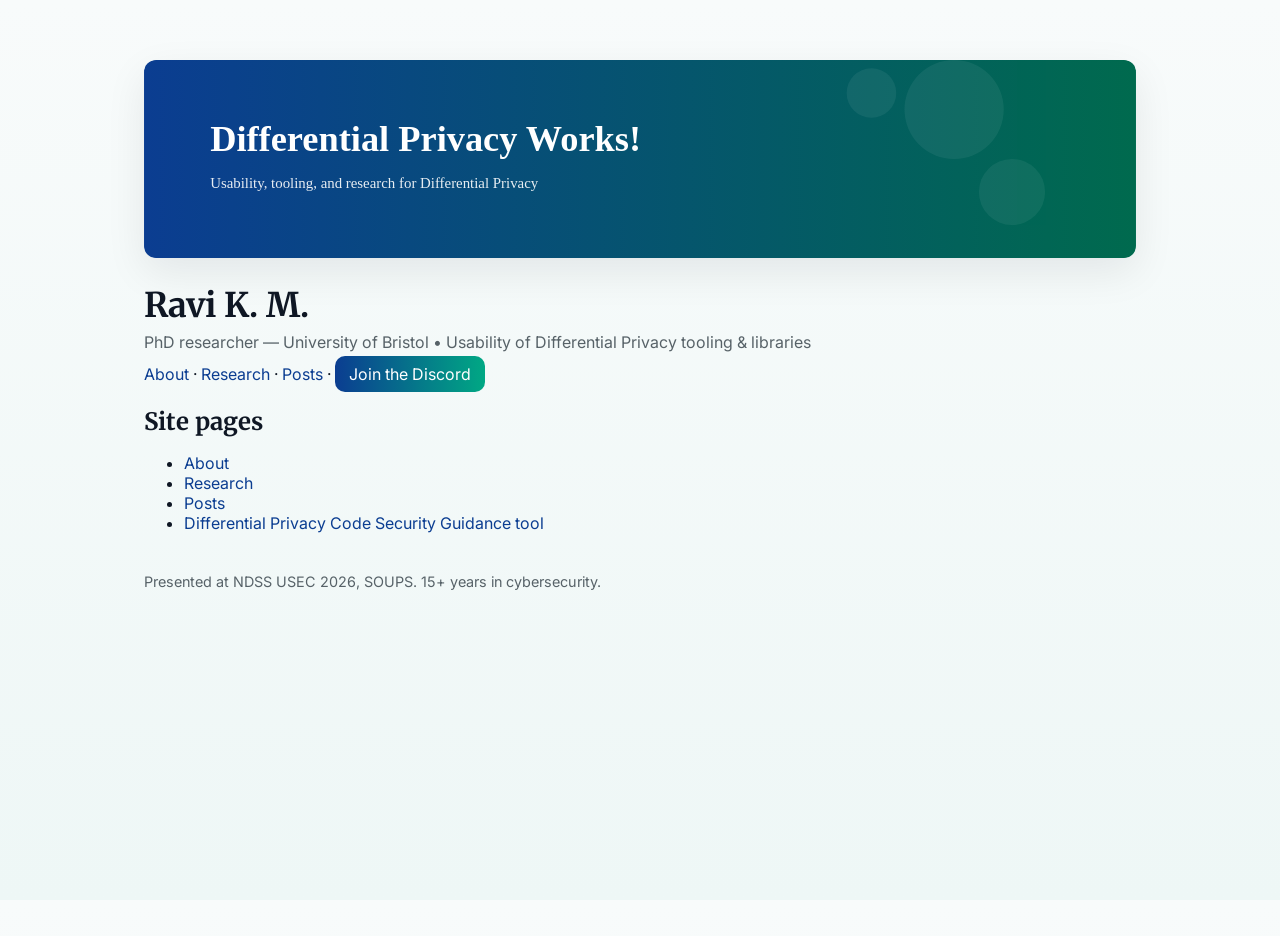
<file: index.html>
<!doctype html>
<html lang="en">
<head>
  <meta charset="utf-8">
  <meta name="viewport" content="width=device-width,initial-scale=1">
  <title>Ravi K. M. — Privability Works</title>
    <link href="https://fonts.googleapis.com/css2?family=Inter:wght@300;400;600;700&family=Merriweather:wght@300;400;700&display=swap" rel="stylesheet">
  <link rel="stylesheet" href="/style.css">
</head>
<body>
  <div class="container">
    <img class="banner" src="/assets/banner.svg" alt="Privability Works banner">
<header class="header">
<div>
        <h1>Ravi K. M.</h1>
        <div class="meta">PhD researcher — University of Bristol • Usability of Differential Privacy tooling & libraries</div>
        <nav>
          <a href="/about.html">About</a> · <a href="/research.html">Research</a> · <a href="/posts/">Posts</a> · <a class="button" href="https://discord.gg/bbJQppWjr">Join the Discord</a>
        </nav>
      </div>
    </header>

    <section class="post-list">
      <h2>Site pages</h2>
      <ul>
        <li><a href="/about.html">About</a></li>
        <li><a href="/research.html">Research</a></li>
        <li><a href="/posts/">Posts</a></li>
        <li><a href="/posts/dp-advisor.html">Differential Privacy Code Security Guidance tool</a></li>
      </ul>
    </section>

    <footer class="footer">
      <div>Presented at NDSS USEC 2026, SOUPS. 15+ years in cybersecurity.</div></footer>
  </div>
</body>
</html>
</file>
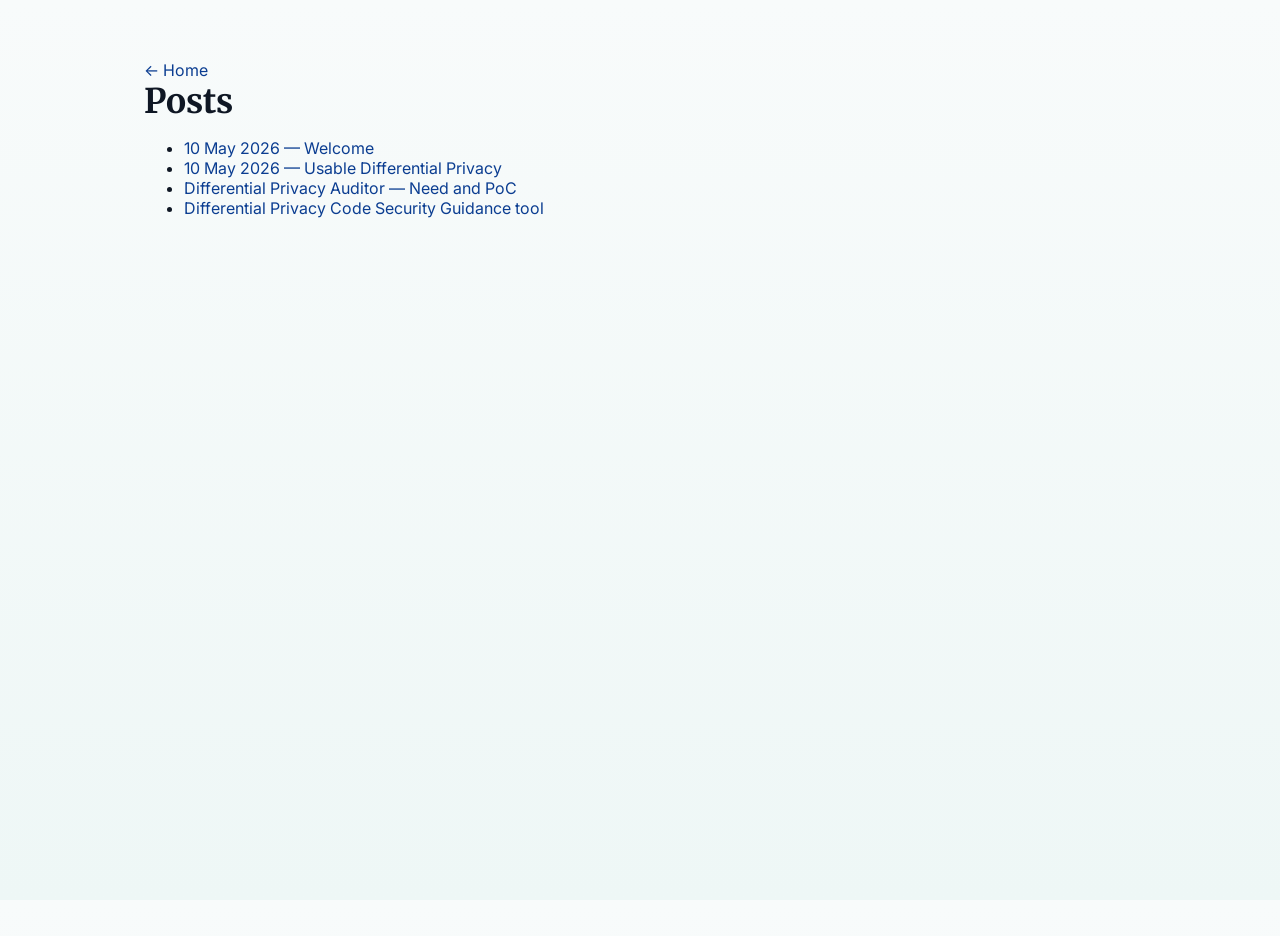
<file: posts/index.html>
<!doctype html>
<html lang="en">
<head>
  <meta charset="utf-8">
  <meta name="viewport" content="width=device-width,initial-scale=1">
  <title>Posts — privability.works</title>
    <link href="https://fonts.googleapis.com/css2?family=Inter:wght@300;400;600;700&family=Merriweather:wght@300;400;700&display=swap" rel="stylesheet">
  <link rel="stylesheet" href="/style.css">
</head>
<body>
  <div class="container">
    <a href="/">← Home</a>
    <h1>Posts</h1>
    <ul>
      <li><a href="/posts/2026-05-10-welcome.html">10 May 2026 — Welcome</a></li>
      <li><a href="/posts/2026-05-10-usable-differential-privacy.html">10 May 2026 — Usable Differential Privacy</a></li>
      <li><a href="/posts/dp-auditor.html">Differential Privacy Auditor — Need and PoC</a></li>
      <li><a href="/posts/dp-advisor.html">Differential Privacy Code Security Guidance tool</a></li>
    </ul>
  </div>
</body>
</html>
</file>
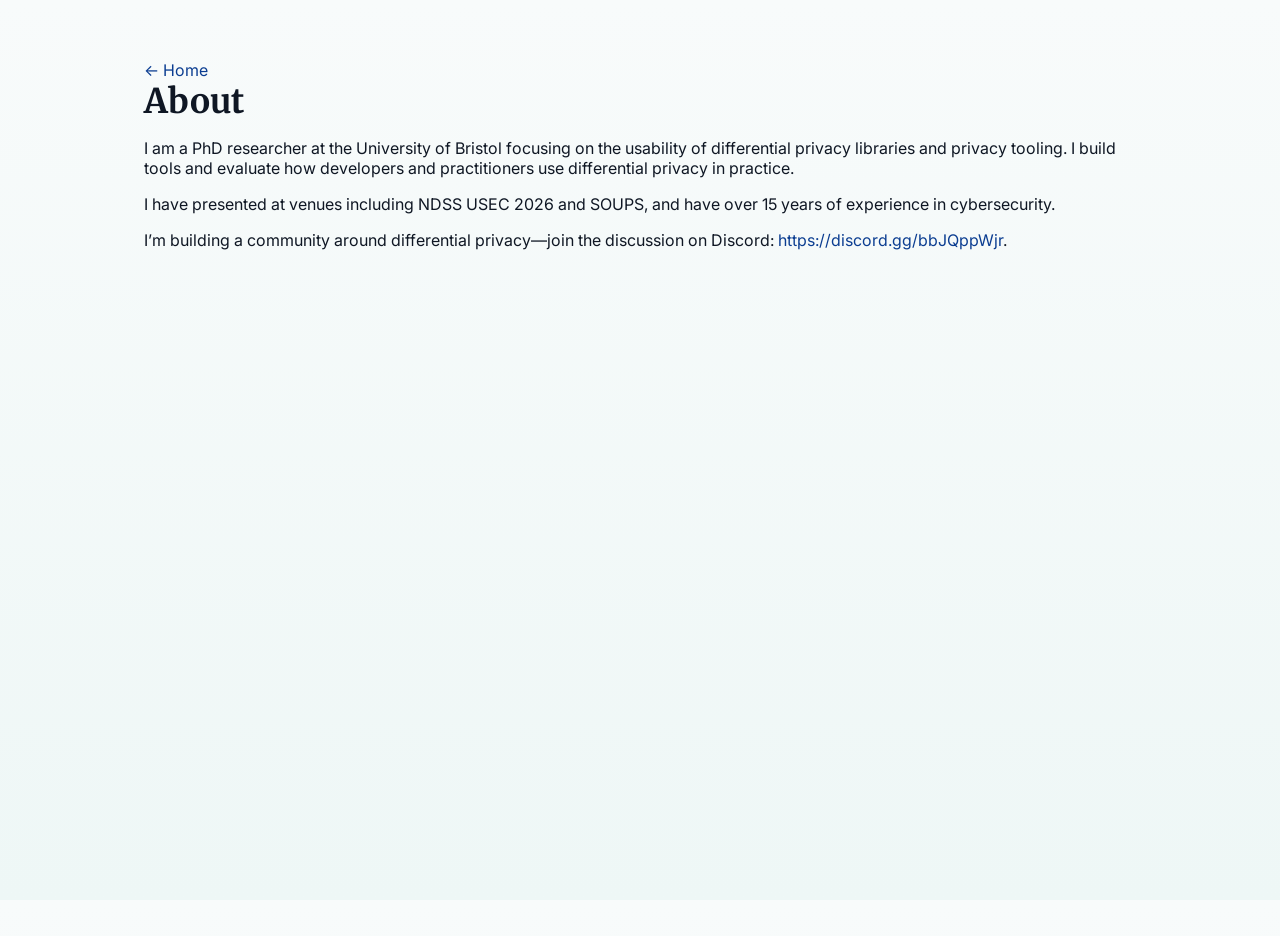
<file: about.html>
<!doctype html>
<html lang="en">
<head>
  <meta charset="utf-8">
  <meta name="viewport" content="width=device-width,initial-scale=1">
  <title>About — Ravi K. M.</title>
    <link href="https://fonts.googleapis.com/css2?family=Inter:wght@300;400;600;700&family=Merriweather:wght@300;400;700&display=swap" rel="stylesheet">
  <link rel="stylesheet" href="/style.css">
</head>
<body>
  <div class="container">
    <a href="/">← Home</a>
    <h1>About</h1>
    <p>I am a PhD researcher at the University of Bristol focusing on the usability of differential privacy libraries and privacy tooling. I build tools and evaluate how developers and practitioners use differential privacy in practice.</p>
    <p>I have presented at venues including NDSS USEC 2026 and SOUPS, and have over 15 years of experience in cybersecurity.</p>
    <p>I’m building a community around differential privacy—join the discussion on Discord: <a href="https://discord.gg/bbJQppWjr">https://discord.gg/bbJQppWjr</a>.</p>
  </div>
</body>
</html>
</file>
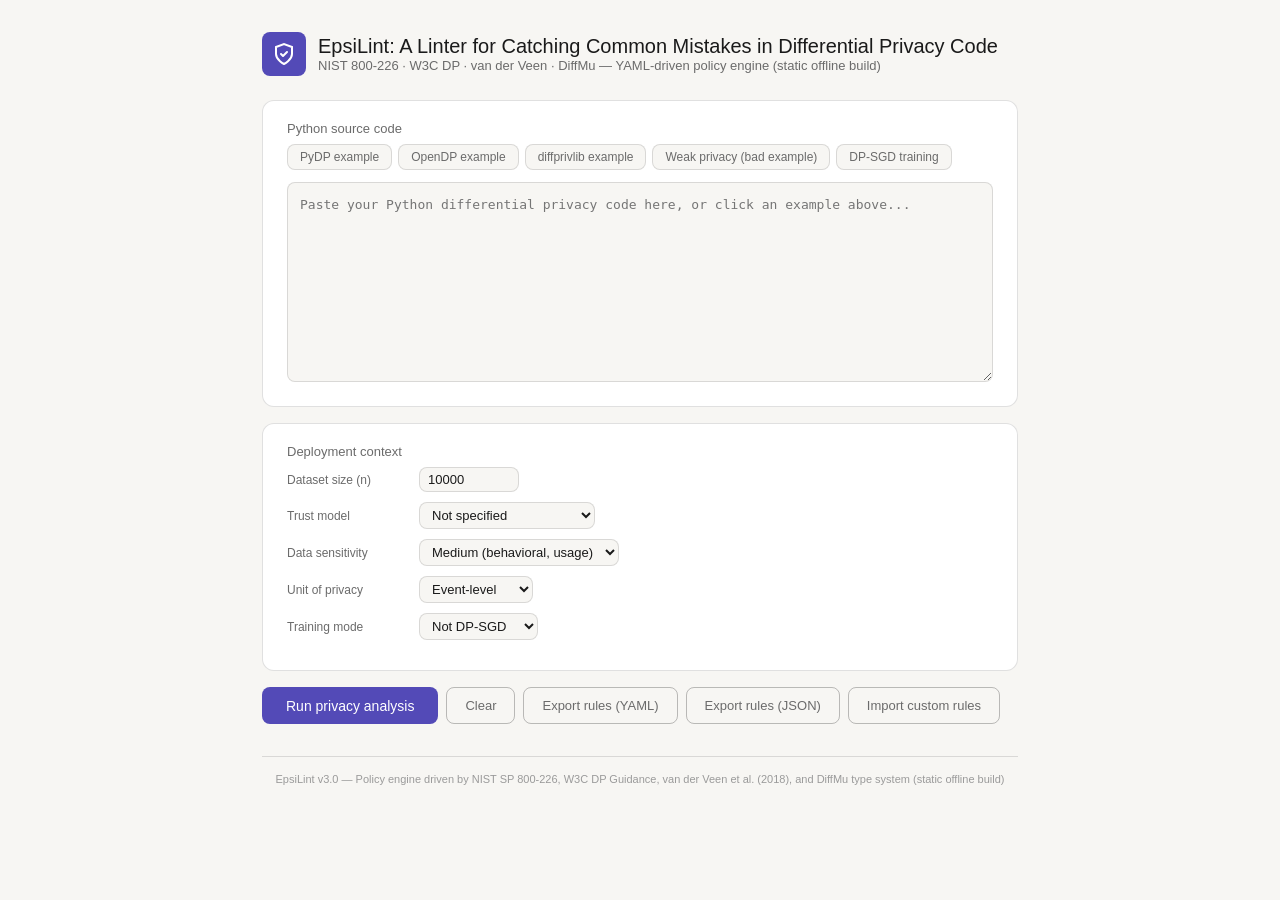
<file: dp-advisor.html>
<!DOCTYPE html>
<html lang="en">
<head>
<meta charset="UTF-8">
<meta name="viewport" content="width=device-width, initial-scale=1.0">
<title>Differential Privacy Code Security Guidance tool</title>
<style>
:root{--font-sans:-apple-system,BlinkMacSystemFont,'Segoe UI',Roboto,sans-serif;--font-mono:'SF Mono','Fira Code',Consolas,monospace;--bg1:#fff;--bg2:#f7f6f3;--fg1:#1a1a1a;--fg2:#6b6b6b;--fg3:#9a9a9a;--bd1:rgba(0,0,0,.12);--bd2:rgba(0,0,0,.25);--r8:8px;--r12:12px;--accent:#534AB7;--accent2:#3C3489}
@media(prefers-color-scheme:dark){:root{--bg1:#1e1e1e;--bg2:#2a2a2a;--fg1:#e0e0e0;--fg2:#a0a0a0;--fg3:#707070;--bd1:rgba(255,255,255,.12);--bd2:rgba(255,255,255,.25)}}
*{box-sizing:border-box;margin:0;padding:0}
body{font-family:var(--font-sans);color:var(--fg1);background:var(--bg2);padding:2rem;max-width:820px;margin:0 auto}
.hdr{display:flex;align-items:center;gap:12px;margin-bottom:1.5rem}
.logo{width:44px;height:44px;border-radius:var(--r8);background:var(--accent);display:flex;align-items:center;justify-content:center}
.logo svg{width:24px;height:24px}
.pnl{background:var(--bg1);border:.5px solid var(--bd1);border-radius:var(--r12);padding:1.25rem 1.5rem;margin-bottom:1rem}
.plbl{font-size:13px;color:var(--fg2);margin-bottom:8px;font-weight:500}
textarea{width:100%;min-height:200px;font-family:var(--font-mono);font-size:13px;line-height:1.6;background:var(--bg2);color:var(--fg1);border:.5px solid var(--bd1);border-radius:var(--r8);padding:12px;resize:vertical}
textarea:focus{outline:none;border-color:var(--bd2)}
.btnr{display:flex;gap:8px;margin:12px 0;flex-wrap:wrap}
.bp{background:var(--accent);color:#fff;border:none;border-radius:var(--r8);padding:10px 24px;font-size:14px;font-weight:500;cursor:pointer}
.bp:hover{background:var(--accent2)}
.bp:disabled{opacity:.5;cursor:not-allowed}
.bs{background:transparent;color:var(--fg2);border:.5px solid var(--bd2);border-radius:var(--r8);padding:10px 18px;font-size:13px;cursor:pointer}
.bs:hover{background:var(--bg2)}
.chips{display:flex;flex-wrap:wrap;gap:6px;margin-bottom:12px}
.chip{font-size:12px;padding:5px 12px;border-radius:var(--r8);background:var(--bg2);color:var(--fg2);cursor:pointer;border:.5px solid var(--bd1)}
.chip:hover{background:#EEEDFE;color:var(--accent2);border-color:#AFA9EC}
.mg{display:grid;grid-template-columns:repeat(4,1fr);gap:12px;margin-bottom:1rem}
.mc{background:var(--bg2);border-radius:var(--r8);padding:1rem}
.ml{font-size:12px;color:var(--fg2);margin-bottom:4px}
.mv{font-size:22px;font-weight:500}
.mh{font-size:11px;color:var(--fg3);margin-top:2px}
.tb{display:flex;gap:0;border-bottom:.5px solid var(--bd1);margin-bottom:1rem;flex-wrap:wrap}
.tab{padding:8px 14px;font-size:13px;color:var(--fg2);cursor:pointer;border-bottom:2px solid transparent;font-weight:400;white-space:nowrap}
.tab.active{color:var(--accent);border-bottom-color:var(--accent);font-weight:500}
.tab:hover{color:var(--fg1)}
.fd{border-left:3px solid;padding:10px 14px;margin-bottom:8px;background:var(--bg2)}
.fd.crit{border-color:#E24B4A}.fd.warn{border-color:#EF9F27}.fd.info{border-color:#378ADD}.fd.pass{border-color:#639922}
.fh{display:flex;align-items:center;gap:8px;margin-bottom:4px;flex-wrap:wrap}
.ft{font-size:13px;font-weight:500}
.fdd{font-size:13px;color:var(--fg2);line-height:1.5}
.src{font-size:11px;color:var(--fg3);margin-top:4px;font-style:italic}
.pill{font-size:11px;font-weight:500;padding:2px 8px;border-radius:var(--r8);display:inline-block}
.pill-pass{background:#EAF3DE;color:#27500A}.pill-fail,.pill-critical{background:#FCEBEB;color:#791F1F}
.pill-warn,.pill-warning{background:#FAEEDA;color:#633806}.pill-info{background:#E6F1FB;color:#0C447C}
.lb{display:inline-flex;align-items:center;gap:4px;font-size:11px;padding:2px 8px;border-radius:var(--r8);font-weight:500}
.lb-nist{background:#EEEDFE;color:#3C3489}.lb-w3c{background:#E1F5EE;color:#085041}
.lb-vdv{background:#FFF3E0;color:#8B4513}.lb-dm{background:#F3E5F5;color:#4A148C}
.pyrow{display:flex;align-items:center;gap:12px;padding:10px 14px;border-bottom:.5px solid var(--bd1)}
.pyrow:last-child{border-bottom:none}
.pyico{width:28px;height:28px;border-radius:50%;display:flex;align-items:center;justify-content:center;font-size:13px;flex-shrink:0}
.ico-pass{background:#EAF3DE;color:#27500A}.ico-fail{background:#FCEBEB;color:#791F1F}
.ico-warn{background:#FAEEDA;color:#633806}.ico-na{background:var(--bg2);color:var(--fg3)}
.pylbl{font-size:13px;font-weight:500}.pysub{font-size:12px;color:var(--fg2)}
.ctbl{width:100%;font-size:13px;border-collapse:collapse}
.ctbl th{text-align:left;color:var(--fg2);font-weight:500;padding:6px 8px;border-bottom:.5px solid var(--bd1)}
.ctbl td{padding:6px 8px;border-bottom:.5px solid var(--bd1)}
.mono{font-family:var(--font-mono);font-size:12px}
.pbar{height:8px;border-radius:4px;background:var(--bg2);overflow:hidden;margin:4px 0}
.pbf{height:100%;border-radius:4px;transition:width .5s}
.sumcard{margin-top:12px;padding:12px 14px;background:var(--bg2);border-radius:var(--r8);font-size:13px}
.cfg-row{display:flex;align-items:center;gap:12px;margin-bottom:10px;flex-wrap:wrap}
.cfg-row label{font-size:12px;color:var(--fg2);min-width:120px}
.cfg-row input,.cfg-row select{font-size:13px;padding:4px 8px;background:var(--bg2);border:.5px solid var(--bd1);border-radius:var(--r8);color:var(--fg1)}
.cfg-row input[type=number]{width:100px}
select{appearance:auto}
.reccard{margin-bottom:10px;padding:10px 14px;background:var(--bg2);border-radius:var(--r8)}
.reccard .rt{font-size:13px;font-weight:500;margin-bottom:4px}
.reccard .rd{font-size:13px;color:var(--fg2);line-height:1.5}
.err{color:#E24B4A;font-size:13px;padding:12px;background:#FCEBEB;border-radius:var(--r8);margin:8px 0}
.spinner{display:inline-block;width:16px;height:16px;border:2px solid #fff;border-top:2px solid transparent;border-radius:50%;animation:spin .8s linear infinite}
@keyframes spin{to{transform:rotate(360deg)}}
.fw-tag{font-size:10px;padding:1px 6px;border-radius:4px;font-weight:500;margin-left:4px}
</style>
</head>
<body>

<div class="hdr">
  <div class="logo"><svg viewBox="0 0 24 24" fill="none" stroke="#fff" stroke-width="2"><path d="M12 22s8-4 8-10V5l-8-3-8 3v7c0 6 8 10 8 10z"/><path d="M9 12l2 2 4-4" stroke-linecap="round" stroke-linejoin="round"/></svg></div>
  <div>
    <div style="font-size:20px;font-weight:500">EpsiLint: A Linter for Catching Common Mistakes in Differential Privacy Code</div>
    <div style="font-size:13px;color:var(--fg2)">NIST 800-226 · W3C DP · van der Veen · DiffMu — YAML-driven policy engine (static offline build)</div>
  </div>
</div>

<div class="pnl">
  <div class="plbl">Python source code</div>
  <div class="chips" id="chipBar"></div>
  <textarea id="codeInput" spellcheck="false" placeholder="Paste your Python differential privacy code here, or click an example above..."></textarea>
</div>

<div class="pnl">
  <div class="plbl">Deployment context</div>
  <div class="cfg-row"><label>Dataset size (n)</label><input type="number" id="cfgN" value="10000" min="1"></div>
  <div class="cfg-row"><label>Trust model</label><select id="cfgTrust"><option value="central">Central (trusted curator)</option><option value="local">Local (on-device noise)</option><option value="distributed">Distributed / shuffle</option><option value="unknown" selected>Not specified</option></select></div>
  <div class="cfg-row"><label>Data sensitivity</label><select id="cfgSens"><option value="high">High (medical, financial, PII)</option><option value="medium" selected>Medium (behavioral, usage)</option><option value="low">Low (aggregate, non-PII)</option></select></div>
  <div class="cfg-row"><label>Unit of privacy</label><select id="cfgUnit"><option value="user">User-level</option><option value="event" selected>Event-level</option><option value="unknown">Not specified</option></select></div>
  <div class="cfg-row"><label>Training mode</label><select id="cfgTraining"><option value="none" selected>Not DP-SGD</option><option value="dpsgd">DP-SGD</option><option value="federated">Federated DP</option></select></div>
</div>

<div class="btnr">
  <button class="bp" id="runBtn">Run privacy analysis</button>
  <button class="bs" id="clearBtn">Clear</button>
  <button class="bs" id="exportYaml">Export rules (YAML)</button>
  <button class="bs" id="exportJson">Export rules (JSON)</button>
  <button class="bs" id="importBtn">Import custom rules</button>
  <input type="file" id="importFile" accept=".yaml,.yml,.json" style="display:none">
</div>

<div id="errorBox"></div>
<div id="results" style="display:none">
  <div class="mg" id="metricsGrid"></div>
  <div class="pnl">
    <div class="tb" id="tabBar"></div>
    <div id="tabContent"></div>
  </div>
</div>

<div style="margin-top:2rem;padding-top:1rem;border-top:.5px solid var(--bd1);font-size:11px;color:var(--fg3);text-align:center">
  EpsiLint v3.0 — Policy engine driven by NIST SP 800-226, W3C DP Guidance, van der Veen et al. (2018), and DiffMu type system (static offline build)
</div>

<script>
// ═══════════════════════════════════════════════════════════════════
// EpsiLint v3 — Complete Static Build
// All backend logic (analyzer, rule engine, scoring) ported to JS
// ═══════════════════════════════════════════════════════════════════

// ── Examples ──
var EXAMPLES = {
  pydp: {
    label: "PyDP example",
    code: "import pydp as dp\nfrom pydp.algorithms.laplacian import BoundedMean, BoundedSum, Count\n\nepsilon = 0.5\ndelta = 1e-5\n\nmean_age = BoundedMean(epsilon=0.5, lower_bound=18, upper_bound=90, dtype=\"float\")\nmean_age.quick_result(ages)\n\nsum_income = BoundedSum(epsilon=0.3, lower_bound=0, upper_bound=500000, dtype=\"float\")\nsum_income.quick_result(incomes)\n\ncount_users = Count(epsilon=0.2, dtype=\"int\")\ncount_users.quick_result(users)"
  },
  opendp: {
    label: "OpenDP example",
    code: "import opendp.prelude as dp\ndp.enable_features(\"contrib\", \"honest-but-curious\")\n\nbounded = (\n    dp.t.make_clamp(bounds=(0.0, 100.0)) >>\n    dp.t.make_bounded_resize(size=1000, bounds=(0.0, 100.0), constant=50.0) >>\n    dp.t.make_sized_bounded_mean(size=1000, bounds=(0.0, 100.0))\n)\n\nnoisy_mean = bounded >> dp.m.then_laplace(scale=1.5)\nnoisy_sum = bounded >> dp.m.then_gaussian(scale=2.0)\n\ncomposed = dp.c.make_basic_composition([noisy_mean, noisy_sum])"
  },
  diffprivlib: {
    label: "diffprivlib example",
    code: "from diffprivlib.models import GaussianNB, LogisticRegression\nfrom diffprivlib.mechanisms import Laplace, Gaussian\nimport numpy as np\n\nclf = GaussianNB(epsilon=1.0, bounds=[(0, 1)] * 4)\nclf.fit(X_train, y_train)\n\nlr = LogisticRegression(epsilon=2.0, data_norm=5.0)\nlr.fit(X_train, y_train)\n\nlap = Laplace(epsilon=0.5, sensitivity=1.0)\nprivate_count = lap.randomise(true_count)\n\ngauss = Gaussian(epsilon=0.8, delta=1e-5, sensitivity=1.0)\nprivate_mean = gauss.randomise(true_mean)"
  },
  weak: {
    label: "Weak privacy (bad example)",
    code: "import pydp as dp\nfrom pydp.algorithms.laplacian import BoundedMean, BoundedSum, Count\nfrom diffprivlib.models import LogisticRegression\n\nmean_salary = BoundedMean(epsilon=50.0, lower_bound=0, upper_bound=1000000, dtype=\"float\")\nresult1 = mean_salary.quick_result(salaries)\n\nsum_vals = BoundedSum(epsilon=10, dtype=\"float\")\nsum_vals.quick_result(values)\n\nfor i in range(20):\n    q = Count(epsilon=1.0, dtype=\"int\")\n    q.quick_result(sensitive_data)\n\nlr = LogisticRegression(epsilon=100, data_norm=5.0)\nlr.fit(X_train, y_train)\n\nfrom diffprivlib.mechanisms import Gaussian\ng = Gaussian(epsilon=5, delta=0.1, sensitivity=1.0)\nresult = g.randomise(value)"
  },
  dpsgd: {
    label: "DP-SGD training",
    code: "import opacus\nfrom opacus import PrivacyEngine\nimport torch\n\nmodel = Net()\noptimizer = torch.optim.SGD(model.parameters(), lr=0.01)\nprivacy_engine = PrivacyEngine()\n\nmodel, optimizer, train_loader = privacy_engine.make_private(\n    module=model,\n    optimizer=optimizer,\n    data_loader=train_loader,\n    noise_multiplier=1.1,\n    max_grad_norm=1.0,\n    batch_size=64,\n)\n\nepsilon = privacy_engine.get_epsilon(delta=1e-5)\nprint(f\"Achieved epsilon: {epsilon}\")"
  }
};

// ── All 53 Rules (hardcoded from YAML) ──
var ALL_RULES = [
  // 01_nist_800_226.yaml (20 rules)
  {id:"nist-h1-epsilon-excessive",framework:"nist",title:"Hazard 1: Excessive epsilon — minimal privacy",condition:"max_eps > 10",severity_on_match:"critical",severity_on_pass:"skip",detail_on_match:"Maximum epsilon is {max_eps}. NIST considers values >= 10 as leaving outliers fully vulnerable to identification. Reduce to < 1.",detail_on_pass:"Check passed.",source:"NIST SP 800-226 §2.2, Hazard 1",tags:["epsilon","parameters"],enabled:true},
  {id:"nist-h1-epsilon-elevated",framework:"nist",title:"Hazard 1: Elevated epsilon detected",condition:"max_eps > 1 and max_eps <= 10",severity_on_match:"warning",severity_on_pass:"skip",detail_on_match:"Maximum epsilon is {max_eps}. NIST notes values 1–10 are commonly deployed but may not provide meaningful real-world privacy.",detail_on_pass:"Check passed.",source:"NIST SP 800-226 §2.2, Hazard 1",tags:["epsilon","parameters"],enabled:true},
  {id:"nist-h1-epsilon-safe",framework:"nist",title:"Hazard 1: Epsilon values within safe range",condition:"max_eps > 0 and max_eps <= 1",severity_on_match:"pass",severity_on_pass:"skip",detail_on_match:"Maximum epsilon is {max_eps}. NIST considers epsilon < 1 reasonable; values around 0.1 provide strong protection.",detail_on_pass:"Check passed.",source:"NIST SP 800-226 §2.2, Hazard 1",tags:["epsilon","parameters"],enabled:true},
  {id:"nist-h2-gaussian-no-delta",framework:"nist",title:"Hazard 2: Gaussian mechanism requires delta — none found",condition:"has_gaussian_no_delta",severity_on_match:"critical",severity_on_pass:"skip",detail_on_match:"Gaussian mechanism detected without delta parameter. The privacy guarantee is undefined. Set delta <= 1/n².",detail_on_pass:"Check passed.",source:"NIST SP 800-226 §2.3, Hazard 2",tags:["delta","gaussian","parameters"],enabled:true},
  {id:"nist-h2-delta-catastrophic",framework:"nist",title:"Hazard 2: Delta dangerously high — catastrophic failure risk",condition:"max_delta is not None and max_delta > 1.0 / ctx_n",severity_on_match:"critical",severity_on_pass:"skip",detail_on_match:"Delta = {max_delta} far exceeds 1/n. The mechanism could release one person's exact data with no noise. Set delta <= 1/n².",detail_on_pass:"Check passed.",source:"NIST SP 800-226 §2.3, Hazard 2",tags:["delta","parameters"],enabled:true},
  {id:"nist-h2-delta-above-threshold",framework:"nist",title:"Hazard 2: Delta above recommended threshold",condition:"max_delta is not None and max_delta > delta_threshold and max_delta <= 1.0 / ctx_n",severity_on_match:"warning",severity_on_pass:"skip",detail_on_match:"Delta exceeds 1/n² = {delta_threshold}. NIST recommends delta <= 1/n² for n={ctx_n}.",detail_on_pass:"Check passed.",source:"NIST SP 800-226 §2.3, Hazard 2",tags:["delta","parameters"],enabled:true},
  {id:"nist-h2-delta-safe",framework:"nist",title:"Hazard 2: Delta within safe threshold",condition:"max_delta is not None and max_delta <= delta_threshold",severity_on_match:"pass",severity_on_pass:"skip",detail_on_match:"Delta = {max_delta} satisfies delta <= 1/n² for n={ctx_n}. Avoids catastrophic failure.",detail_on_pass:"Check passed.",source:"NIST SP 800-226 §2.3, Hazard 2",tags:["delta","parameters"],enabled:true},
  {id:"nist-h3-event-level",framework:"nist",title:"Hazard 3: Event-level privacy is deceptively weak",condition:"ctx_unit == 'event'",severity_on_match:"warning",severity_on_pass:"pass",detail_on_match:"Event-level DP protects individual events but not people. An adversary can learn about individuals who contribute many events. NIST recommends user-level privacy.",detail_on_pass:"User-level privacy provides the strongest per-individual guarantee.",source:"NIST SP 800-226 §2.4.2, Hazard 3",tags:["privacy-unit"],enabled:true},
  {id:"nist-h4-unit-alignment",framework:"nist",title:"Hazard 4: Unit of privacy alignment",condition:"ctx_unit != 'user'",severity_on_match:"warning",severity_on_pass:"pass",detail_on_match:"If the unit of privacy doesn't capture the threat scenario, DP may not prevent an adversary from distinguishing neighboring datasets. Verify alignment with threat model.",detail_on_pass:"User-level privacy ensures DP guarantees align with per-person protection goals.",source:"NIST SP 800-226 §2.4.2, Hazard 4",tags:["privacy-unit"],enabled:true},
  {id:"nist-h5-weak-unit",framework:"nist",title:"Hazard 5: Non-user-level unit provides weaker protection",condition:"ctx_unit != 'user'",severity_on_match:"warning",severity_on_pass:"pass",detail_on_match:"NIST states user-level privacy is the strong recommended setting. Other settings may provide significantly weaker protection.",detail_on_pass:"User-level privacy is the strongest practical setting.",source:"NIST SP 800-226 §2.4.2, Hazard 5",tags:["privacy-unit"],enabled:true},
  {id:"nist-h6-multiple-deltas",framework:"nist",title:"Hazard 6: Multiple delta values used",condition:"unique_delta_count > 1",severity_on_match:"warning",severity_on_pass:"pass",detail_on_match:"{unique_delta_count} distinct delta values detected. NIST warns guarantees with different delta values are not directly comparable. Unify delta across mechanisms.",detail_on_pass:"Single or no delta value used — no comparability issue.",source:"NIST SP 800-226 §2.5, Hazard 6",tags:["delta","composition"],enabled:true},
  {id:"nist-h7-multiple-libraries",framework:"nist",title:"Hazard 7: Multiple libraries may use different privacy units",condition:"lib_count > 1",severity_on_match:"warning",severity_on_pass:"pass",detail_on_match:"Different DP libraries may define the unit of privacy differently. Guarantees with different units are not directly comparable.",detail_on_pass:"Single DP library ensures consistent definition of the unit of privacy.",source:"NIST SP 800-226 §2.5, Hazard 7",tags:["composition","libraries"],enabled:true},
  {id:"nist-h8-variant-conversion",framework:"nist",title:"Hazard 8: DP variant conversion",condition:"True",severity_on_match:"info",severity_on_pass:"info",detail_on_match:"If converting between DP variants (Rényi DP, zCDP, etc.), always publish original parameters alongside converted (ε,δ) values.",detail_on_pass:"Check passed.",source:"NIST SP 800-226 §2.5, Hazard 8",tags:["composition","reporting"],enabled:true},
  {id:"nist-h9-non-dp-contamination",framework:"nist",title:"Hazard 9: Non-DP release contamination",condition:"True",severity_on_match:"info",severity_on_pass:"info",detail_on_match:"If any non-DP statistics are released from the same dataset, the DP release does NOT mitigate those privacy risks. Assess total impact of ALL releases.",detail_on_pass:"Check passed.",source:"NIST SP 800-226 §2.6, Hazard 9",tags:["composition","data-release"],enabled:true},
  {id:"nist-h10-floating-point",framework:"nist",title:"Hazard 10: DP library used, but floating-point risk (Mironov 2011)",condition:"uses_tested_library and uses_laplace and has_float_type",severity_on_match:"warning",severity_on_pass:"skip",detail_on_match:"Code uses Laplace on floating-point types. Mironov (2011) showed standard floating-point Laplace leaks information via rounding. Use snapping mechanism or discrete variants.",detail_on_pass:"Check passed.",source:"NIST SP 800-226 §3, Hazard 10; Mironov 2011",tags:["implementation","floating-point"],enabled:true},
  {id:"nist-h10-tested-library",framework:"nist",title:"Hazard 10: Uses well-tested DP library",condition:"uses_tested_library",severity_on_match:"pass",severity_on_pass:"critical",detail_on_match:"Code uses established DP libraries — recommended by NIST over custom implementations.",detail_on_pass:"No recognized DP library detected. NIST strongly recommends using well-tested DP libraries.",source:"NIST SP 800-226 §3, Hazard 10",tags:["implementation"],enabled:true},
  {id:"nist-h11-systemic-bias",framework:"nist",title:"Hazard 11: Systemic bias risk",condition:"ctx_sensitivity == 'high'",severity_on_match:"warning",severity_on_pass:"info",detail_on_match:"DP noise impacts smaller subgroups disproportionately. For high-sensitivity data, verify minority subgroups are not rendered invisible. The 2020 Census showed American Indian populations reduced to zero at ε=1.",detail_on_pass:"Evaluate whether DP noise creates bias for minority subgroups.",source:"NIST SP 800-226 §3.3.1, Hazard 11",tags:["bias","fairness"],enabled:true},
  {id:"nist-h12-post-processing",framework:"nist",title:"Hazard 12: Human bias interventions on DP output",condition:"has_post_processing_near_dp",severity_on_match:"warning",severity_on_pass:"info",detail_on_match:"Post-processing (rounding, clipping, abs) detected near DP mechanism output. NIST warns well-intentioned corrections can introduce systematic statistical bias that undermines accuracy guarantees.",detail_on_pass:"No post-processing of DP outputs detected.",source:"NIST SP 800-226 §3.3.2, Hazard 12",tags:["bias","post-processing"],enabled:true},
  {id:"nist-h13-statistical-bias",framework:"nist",title:"Hazard 13: Statistical bias from DP mechanisms",condition:"True",severity_on_match:"info",severity_on_pass:"info",detail_on_match:"DP mechanisms can introduce statistical bias. Post-processing steps create systematic bias that should be measured, quantified, and reported.",detail_on_pass:"Check passed.",source:"NIST SP 800-226 §3.3.3, Hazard 13",tags:["bias"],enabled:true},
  {id:"nist-h14-contribution-bounding",framework:"nist",title:"Hazard 14: User contribution bounding affects noise",condition:"has_loops or has_bounded_resize",severity_on_match:"warning",severity_on_pass:"info",detail_on_match:"When users contribute multiple records, additional noise is needed for user-level privacy. Bounding contributions requires calibrating noise to the bound.",detail_on_pass:"If individuals contribute multiple records, ensure sensitivity and noise are calibrated to the bounded contribution count.",source:"NIST SP 800-226 §3.4.1, Hazard 14",tags:["sensitivity","contribution-bounding"],enabled:true},

  // 02_w3c_dp_guidance.yaml (10 rules)
  {id:"w3c-4.1-trust-central",framework:"w3c",title:"§4.1: Central trust model — users must trust curator",condition:"ctx_trust == 'central'",severity_on_match:"warning",severity_on_pass:"skip",detail_on_match:"In the central model, participants submit true values to a trusted server. A data breach nullifies all DP guarantees for leaked records.",detail_on_pass:"Check passed.",source:"W3C DP Guidance §4.1",tags:["trust-model"],enabled:true},
  {id:"w3c-4.1-trust-local",framework:"w3c",title:"§4.1: Local model — no trusted third party needed",condition:"ctx_trust == 'local'",severity_on_match:"pass",severity_on_pass:"skip",detail_on_match:"Participants add noise on-device before sharing. No party sees raw individual data. Strongest trust guarantees.",detail_on_pass:"Check passed.",source:"W3C DP Guidance §4.1",tags:["trust-model"],enabled:true},
  {id:"w3c-4.1-trust-distributed",framework:"w3c",title:"§4.1: Distributed model — reduced trust requirements",condition:"ctx_trust == 'distributed'",severity_on_match:"pass",severity_on_pass:"skip",detail_on_match:"Hybrid approaches (secure computation, shuffle model) reduce trust compared to central model while maintaining better accuracy than local DP.",detail_on_pass:"Check passed.",source:"W3C DP Guidance §4.1",tags:["trust-model"],enabled:true},
  {id:"w3c-4.2-deniability",framework:"w3c",title:"§4.2: Deniability mechanisms identified",condition:"len(mechanisms) > 0",severity_on_match:"pass",severity_on_pass:"critical",detail_on_match:"DP perturbation mechanisms detected, providing plausible deniability.",detail_on_pass:"No recognized perturbation, thresholding, or dummy submission mechanisms found.",source:"W3C DP Guidance §4.2",tags:["mechanisms","deniability"],enabled:true},
  {id:"w3c-4.3-privacy-level-weak",framework:"w3c",title:"§4.3: Weak privacy level",condition:"max_eps > 10",severity_on_match:"critical",severity_on_pass:"skip",detail_on_match:"Maximum ε = {max_eps}. Minimal practical privacy. Apple uses ε 2–8, Google ~9 at massive scale.",detail_on_pass:"Check passed.",source:"W3C DP Guidance §4.3",tags:["epsilon","privacy-level"],enabled:true},
  {id:"w3c-4.3-privacy-level-moderate",framework:"w3c",title:"§4.3: Moderate privacy level",condition:"max_eps > 1 and max_eps <= 10",severity_on_match:"warning",severity_on_pass:"skip",detail_on_match:"Maximum ε = {max_eps}. W3C warns: saying a system 'provides DP guarantees' tells you nothing about protection strength.",detail_on_pass:"Check passed.",source:"W3C DP Guidance §4.3",tags:["epsilon","privacy-level"],enabled:true},
  {id:"w3c-4.4-budget-loop",framework:"w3c",title:"§4.4: Privacy budget exhaustion risk in loop",condition:"has_loops",severity_on_match:"critical",severity_on_pass:"skip",detail_on_match:"Queries in a loop ({loop_iterations} iterations) rapidly exhaust the budget. W3C warns: systems must stop adding data when budget is spent.",detail_on_pass:"Check passed.",source:"W3C DP Guidance §4.4",tags:["composition","budget"],enabled:true},
  {id:"w3c-4.4-budget-high",framework:"w3c",title:"§4.4: High cumulative budget consumption",condition:"total_epsilon > 5 and not has_loops",severity_on_match:"warning",severity_on_pass:"pass",detail_on_match:"Total ε = {total_epsilon}. W3C states systems must account for exhausted budgets.",detail_on_pass:"Total ε = {total_epsilon}. Ensure production deployment tracks cumulative spend.",source:"W3C DP Guidance §4.4",tags:["composition","budget"],enabled:true},
  {id:"w3c-4.5-dimensionality",framework:"w3c",title:"§4.5: Multi-dimensional data considerations",condition:"len(mechanisms) > 2 or eps_count > 3",severity_on_match:"warning",severity_on_pass:"info",detail_on_match:"Multiple mechanisms and epsilon values suggest multi-dimensional analysis. Most DP research covers single-dimensional data. Implicit dimensions (HTTP headers, timestamps) also count.",detail_on_pass:"Verify data dimensionality is accounted for.",source:"W3C DP Guidance §4.5",tags:["dimensionality"],enabled:true},
  {id:"w3c-4.6-user-empowerment",framework:"w3c",title:"§4.6: User empowerment assessment",condition:"True",severity_on_match:"info",severity_on_pass:"info",detail_on_match:"W3C urges: is DP used to empower users or to serve system owners? DP's mathematical promises are not a replacement for consent and human-centered design.",detail_on_pass:"Check passed.",source:"W3C DP Guidance §4.6",tags:["ethics","consent"],enabled:true},

  // 03_vanderveen_practical_dp.yaml (7 rules)
  {id:"vdv-memorization-check",framework:"vanderveen",title:"Memorization sanity check not detected",condition:"uses_dpsgd and not has_random_label_test",severity_on_match:"warning",severity_on_pass:"pass",detail_on_match:"DP-SGD training detected but no memorization sanity check found. Van der Veen et al. recommend training on random noise labels first — if the model memorizes, epsilon and noise scale are too loose. Add a random-label test before production training.",detail_on_pass:"Memorization sanity check or non-DP-SGD workflow detected.",source:"van der Veen et al. 2018 §2.1; https://ppml-workshop.github.io/ppml18/papers/29.pdf",tags:["dpsgd","memorization","calibration"],enabled:true},
  {id:"vdv-clipping-bound",framework:"vanderveen",title:"DP-SGD missing gradient clipping bound",condition:"uses_dpsgd and not has_clipping_bound",severity_on_match:"critical",severity_on_pass:"skip",detail_on_match:"DP-SGD detected without a gradient clipping bound. Without clipping, per-sample gradients can have unbounded sensitivity, nullifying DP guarantees. Set max_grad_norm or use adaptive clipping (α=1.0 as default, per van der Veen et al.).",detail_on_pass:"Check passed.",source:"van der Veen et al. 2018 §2.2; NIST SP 800-226 §3.4.1",tags:["dpsgd","clipping","sensitivity"],enabled:true},
  {id:"vdv-adaptive-clipping",framework:"vanderveen",title:"Consider adaptive clipping for DP-SGD",condition:"uses_dpsgd and has_clipping_bound and not has_noise_multiplier",severity_on_match:"info",severity_on_pass:"skip",detail_on_match:"Static clipping bound detected. Van der Veen et al. show adaptive clipping (α=1.0, β=2.0) matches or exceeds grid-searched static bounds with less hyperparameter tuning. Consider using adaptive clipping to reduce privacy budget spent on hyperparameter search.",detail_on_pass:"Check passed.",source:"van der Veen et al. 2018 §2.2",tags:["dpsgd","clipping","optimization"],enabled:true},
  {id:"vdv-large-batch",framework:"vanderveen",title:"Small DP-SGD batch size wastes privacy budget",condition:"uses_dpsgd and detected_batch_size is not None and detected_batch_size < 256",severity_on_match:"warning",severity_on_pass:"skip",detail_on_match:"Batch size {detected_batch_size} is small for DP-SGD. Van der Veen et al. show larger batches (512–1024) dramatically reduce per-example noise. Use the largest batch that fits in memory and scale the learning rate proportionally.",detail_on_pass:"Check passed.",source:"van der Veen et al. 2018 §2.3",tags:["dpsgd","batch-size","optimization"],enabled:true},
  {id:"vdv-lr-scaling",framework:"vanderveen",title:"Large-batch DP-SGD without learning rate scaling",condition:"uses_dpsgd and detected_batch_size is not None and detected_batch_size >= 512 and not has_lr_scaling",severity_on_match:"warning",severity_on_pass:"skip",detail_on_match:"Large batch size ({detected_batch_size}) detected without apparent learning rate scaling. Van der Veen et al. show that without LR scaling, accuracy drops from 66.9% to 47.2% at batch size 1024. Scale learning rate linearly with batch size.",detail_on_pass:"Check passed.",source:"van der Veen et al. 2018 §2.3, Table 1",tags:["dpsgd","batch-size","learning-rate"],enabled:true},
  {id:"vdv-moments-accountant",framework:"vanderveen",title:"DP-SGD without privacy accountant",condition:"uses_dpsgd and not has_moments_accountant",severity_on_match:"warning",severity_on_pass:"pass",detail_on_match:"DP-SGD detected without a moments/RDP accountant. The moments accountant (Abadi et al. 2016) provides much tighter privacy bounds than basic composition. Use compute_epsilon() or equivalent privacy accounting.",detail_on_pass:"Privacy accountant detected for DP-SGD training.",source:"van der Veen et al. 2018 §Preliminaries; Abadi et al. 2016",tags:["dpsgd","composition","accountant"],enabled:true},
  {id:"vdv-noise-before-clip",framework:"vanderveen",title:"Noise added before gradient clipping — invalid DP",condition:"has_noise_before_clip",severity_on_match:"critical",severity_on_pass:"skip",detail_on_match:"Noise appears to be added before gradient clipping. This invalidates DP guarantees — clipping must happen first to bound sensitivity, then noise calibrated to the clip norm is added. Reverse the order.",detail_on_pass:"Check passed.",source:"van der Veen et al. 2018 §Preliminaries; Abadi et al. 2016",tags:["dpsgd","clipping","ordering"],enabled:true},

  // 04_diffmu_sensitivity.yaml (10 rules)
  {id:"diffmu-sensitivity-unset",framework:"diffmu",title:"Raw mechanism without explicit sensitivity",condition:"uses_raw_mechanism and not has_sensitivity_param",severity_on_match:"warning",severity_on_pass:"pass",detail_on_match:"Laplace/Gaussian mechanisms detected without explicit sensitivity parameter. DiffMu infers sensitivity from function structure; without a type checker, you must set sensitivity manually. Incorrect sensitivity means noise is miscalibrated and DP guarantees are invalid.",detail_on_pass:"Sensitivity parameter detected on raw mechanisms.",source:"DiffMu builtins_privacy.jl; https://github.com/DiffMu/DiffPrivacyInference.jl",tags:["sensitivity","mechanisms"],enabled:true},
  {id:"diffmu-black-box",framework:"diffmu",title:"Black-box function calls — infinite sensitivity",condition:"has_black_box_calls",severity_on_match:"critical",severity_on_pass:"pass",detail_on_match:"Code contains exec(), eval(), subprocess, or external function calls that cannot be statically analyzed for sensitivity. DiffMu's type system assigns infinite sensitivity to such \"BlackBox\" functions, meaning DP guarantees are voided for any data flowing through them.",detail_on_pass:"No unanalyzable black-box function calls detected.",source:"DiffMu BlackBox type; https://diffmu.github.io/DiffPrivacyInference.jl/dev/full_reference/builtins/",tags:["sensitivity","black-box"],enabled:true},
  {id:"diffmu-gradient-clip-order",framework:"diffmu",title:"Gradient clipped before noising (correct order)",condition:"gradient_clip_before_noise",severity_on_match:"pass",severity_on_pass:"skip",detail_on_match:"Gradient clipping detected before noise addition — this is the correct DiffMu pattern (clip!(L2, g) then gaussian_mechanism!). Sensitivity is bounded by the clip norm.",detail_on_pass:"Check passed.",source:"DiffMu noise_grad pattern; builtins_sensitivity.jl",tags:["dpsgd","clipping","sensitivity"],enabled:true},
  {id:"diffmu-composition-missing",framework:"diffmu",title:"Multiple queries without formal composition",condition:"eps_count > 2 and not has_composition",severity_on_match:"warning",severity_on_pass:"pass",detail_on_match:"{eps_count} separate epsilon values detected with no formal composition. Total privacy loss is at least Σε = {total_epsilon}. DiffMu's type system tracks this automatically; in Python, use make_basic_composition or a privacy accountant.",detail_on_pass:"Formal composition tracking detected.",source:"DiffMu type inference; Duet type system (Near et al. 2019)",tags:["composition","budget"],enabled:true},
  {id:"diffmu-clamp-missing",framework:"diffmu",title:"OpenDP pipeline without input clamping",condition:"uses_opendp and not has_clamp",severity_on_match:"warning",severity_on_pass:"pass",detail_on_match:"OpenDP pipeline detected without make_clamp. Without clamping, input sensitivity may be unbounded, leading to infinite noise or invalid DP. DiffMu enforces bounded inputs through its type system.",detail_on_pass:"Input clamping detected — sensitivity is bounded.",source:"DiffMu clipn builtin; OpenDP make_clamp",tags:["sensitivity","clamping"],enabled:true},
  {id:"diffmu-enable-features",framework:"diffmu",title:"OpenDP missing enable_features() trust declaration",condition:"uses_opendp and not has_enable_features",severity_on_match:"warning",severity_on_pass:"pass",detail_on_match:"OpenDP used without enable_features(). OpenDP requires explicitly enabling 'contrib' and trust model flags (e.g., 'honest-but-curious') to acknowledge assumptions. Missing flags may silently weaken guarantees.",detail_on_pass:"OpenDP feature flags enabled — trust assumptions declared.",source:"OpenDP documentation; analogous to DiffMu Priv() annotation",tags:["trust-model","opendp"],enabled:true},
  {id:"diffmu-ml-bounds",framework:"diffmu",title:"GaussianNB missing explicit feature bounds",condition:"ml_missing_bounds",severity_on_match:"warning",severity_on_pass:"pass",detail_on_match:"diffprivlib GaussianNB detected without explicit bounds parameter. Without bounds, the library estimates them from data, consuming privacy budget silently and leaking information about the data range.",detail_on_pass:"ML model bounds correctly specified.",source:"diffprivlib documentation; DiffMu MetricMatrix type",tags:["ml","bounds","sensitivity"],enabled:true},
  {id:"diffmu-data-norm",framework:"diffmu",title:"LogisticRegression missing data_norm",condition:"ml_missing_data_norm",severity_on_match:"warning",severity_on_pass:"pass",detail_on_match:"diffprivlib LogisticRegression detected without data_norm parameter. data_norm bounds the ℓ2-norm of input features, which determines gradient sensitivity for DP-SGD. Without it, noise calibration may be incorrect.",detail_on_pass:"data_norm correctly specified on LogisticRegression.",source:"diffprivlib documentation; DiffMu norm_convert builtin",tags:["ml","sensitivity","norm"],enabled:true},
  {id:"diffmu-raw-data-leak",framework:"diffmu",title:"Raw data accessed after DP query — privacy leakage",condition:"raw_data_after_dp",severity_on_match:"critical",severity_on_pass:"pass",detail_on_match:"Raw sensitive data is printed or accessed after computing DP statistics. This defeats the purpose of differential privacy. DiffMu's type system prevents this by construction; in Python, ensure all downstream access uses only the noised results.",detail_on_pass:"No raw data access detected after DP queries.",source:"DiffMu type safety guarantees",tags:["data-flow","leakage"],enabled:true},
  {id:"diffmu-floating-point",framework:"diffmu",title:"Floating-point Laplace vulnerability (Mironov 2011)",condition:"uses_laplace and has_float_type",severity_on_match:"warning",severity_on_pass:"pass",detail_on_match:"Laplace mechanism on floating-point arithmetic is vulnerable to timing and rounding attacks (Mironov 2011). DiffMu mitigates this via secure random sampling (Holohan & Braghin 2021). Consider using discrete Laplace or snapping mechanism variants.",detail_on_pass:"No floating-point Laplace vulnerability detected.",source:"Mironov 2011; DiffMu builtins_privacy.jl (Holohan & Braghin 2021)",tags:["implementation","floating-point","laplace"],enabled:true},

  // 05_code_findings.yaml (6 rules)
  {id:"code-no-budget-enforcement",framework:"code",title:"No privacy budget enforcement",condition:"eps_count > 1 and not has_composition and not has_loops",severity_on_match:"info",severity_on_pass:"skip",detail_on_match:"Multiple DP queries detected but no mechanism to enforce a total budget cap. In production, implement a privacy accountant to reject queries exceeding the budget.",detail_on_pass:"Check passed.",source:"NIST SP 800-226 §3",tags:["budget","composition"],enabled:true},
  {id:"code-loop-budget-exhaustion",framework:"code",title:"DP queries in loop — budget exhaustion",condition:"has_loops",severity_on_match:"critical",severity_on_pass:"skip",detail_on_match:"DP queries detected inside a loop ({loop_iterations} iterations). Each iteration spends budget independently. Pre-aggregate data or use subsampling to reduce per-iteration privacy cost.",detail_on_pass:"Check passed.",source:"W3C DP Guidance §4.4; NIST SP 800-226 §3.4",tags:["composition","budget","loop"],enabled:true},
  {id:"code-missing-bounds",framework:"code",title:"Missing explicit bounds on aggregation",condition:"not has_explicit_bounds and uses_tested_library",severity_on_match:"warning",severity_on_pass:"skip",detail_on_match:"Aggregation detected without explicit bounds (lower_bound/upper_bound). Auto-detected bounds leak information about the data range, weakening DP guarantees. Use domain knowledge to set bounds.",detail_on_pass:"Check passed.",source:"NIST SP 800-226 §3.4.1",tags:["bounds","sensitivity"],enabled:true},
  {id:"code-multiple-libraries",framework:"code",title:"Multiple DP libraries with independent budgets",condition:"lib_count > 1",severity_on_match:"warning",severity_on_pass:"skip",detail_on_match:"Multiple DP libraries detected. Each library tracks budgets independently — total privacy loss is the sum across all libraries. Use a unified privacy accountant.",detail_on_pass:"Check passed.",source:"NIST SP 800-226 §2.5",tags:["composition","libraries"],enabled:true},
  {id:"code-composition-present",framework:"code",title:"Formal composition detected",condition:"has_composition",severity_on_match:"pass",severity_on_pass:"skip",detail_on_match:"Code uses explicit composition (make_basic_composition or equivalent) for verified privacy accounting.",detail_on_pass:"Check passed.",source:"NIST SP 800-226 §3.4",tags:["composition"],enabled:true},
  {id:"code-clamping-present",framework:"code",title:"Input clamping applied",condition:"has_clamp",severity_on_match:"pass",severity_on_pass:"skip",detail_on_match:"Data clamped before aggregation — ensures bounded sensitivity for subsequent DP mechanisms.",detail_on_pass:"Check passed.",source:"OpenDP documentation; NIST SP 800-226 §3.4.1",tags:["sensitivity","clamping"],enabled:true}
];

// Custom rules imported at runtime
var customRules = [];

// ═══════════════════════════════════════════════════════════════════
// ANALYZER — extract_facts(code, ctx) ported from analyzer.py
// ═══════════════════════════════════════════════════════════════════

function extract_facts(code, ctx) {
  var lines = code.split("\n");
  var facts = {
    code: code,
    lines: lines,
    line_count: lines.length,
    ctx_n: ctx.n || 10000,
    ctx_trust: ctx.trust || "unknown",
    ctx_sensitivity: ctx.sensitivity || "medium",
    ctx_unit: ctx.unit || "event",
    ctx_training_mode: ctx.training_mode || "none",
    ctx_batch_size: ctx.batch_size || null,
    ctx_learning_rate: ctx.learning_rate || null
  };

  // Library detection
  var libs = [];
  if (/import\s+pydp|from\s+pydp/.test(code)) libs.push("PyDP");
  if (/import\s+opendp|from\s+opendp/.test(code)) libs.push("OpenDP");
  if (/import\s+diffprivlib|from\s+diffprivlib/.test(code)) libs.push("diffprivlib");
  if (/import\s+tensorflow_privacy|from\s+tensorflow_privacy/.test(code)) libs.push("tensorflow_privacy");
  if (/import\s+opacus|from\s+opacus/.test(code)) libs.push("Opacus");
  facts.libraries = libs;
  facts.lib_count = libs.length;
  facts.uses_tested_library = libs.length > 0;

  // Epsilon extraction
  var eps_list = [];
  var epsRe = /epsilon\s*[=:]\s*([\d.eE\-+]+)/g;
  var m;
  while ((m = epsRe.exec(code)) !== null) {
    var val = parseFloat(m[1]);
    if (val > 0) {
      var ln = code.substring(0, m.index).split("\n").length;
      var ctx_line = (ln <= lines.length) ? lines[ln - 1].trim() : "";
      eps_list.push({value: val, line: ln, context: ctx_line});
    }
  }
  facts.epsilons = eps_list;
  facts.eps_values = eps_list.map(function(e){return e.value});
  facts.eps_count = eps_list.length;
  facts.max_eps = eps_list.length > 0 ? Math.max.apply(null, facts.eps_values) : 0;
  facts.min_eps = eps_list.length > 0 ? Math.min.apply(null, facts.eps_values) : 0;

  // Delta extraction
  var delta_list = [];
  var deltaRe = /delta\s*[=:]\s*([\d.eE\-+]+)/g;
  while ((m = deltaRe.exec(code)) !== null) {
    var dval = parseFloat(m[1]);
    var dln = code.substring(0, m.index).split("\n").length;
    delta_list.push({value: dval, line: dln});
  }
  facts.deltas = delta_list;
  facts.delta_values = delta_list.map(function(d){return d.value});
  facts.max_delta = delta_list.length > 0 ? Math.max.apply(null, facts.delta_values) : null;
  facts.delta_count = delta_list.length;
  var unique_deltas = {};
  delta_list.forEach(function(d){ unique_deltas[d.value] = true; });
  facts.unique_delta_count = Object.keys(unique_deltas).length;
  var n = facts.ctx_n;
  facts.delta_threshold = n > 0 ? 1.0 / (n * n) : 1e-10;

  // Mechanism detection
  var mech_patterns = [
    [/BoundedMean/g, "Bounded mean", "PyDP"],
    [/BoundedSum/g, "Bounded sum", "PyDP"],
    [/Count\(/g, "Count", "PyDP"],
    [/then_laplace/g, "Laplace mechanism", "OpenDP"],
    [/then_gaussian/g, "Gaussian mechanism", "OpenDP"],
    [/make_basic_composition/g, "Basic composition", "OpenDP"],
    [/make_sequential_composition/g, "Sequential composition", "OpenDP"],
    [/make_clamp/g, "Clamping transform", "OpenDP"],
    [/make_bounded_resize/g, "Bounded resize", "OpenDP"],
    [/Laplace\(/g, "Laplace mechanism", "diffprivlib"],
    [/Gaussian\(/g, "Gaussian mechanism", "diffprivlib"],
    [/GaussianNB/g, "Gaussian Naive Bayes", "diffprivlib"],
    [/LogisticRegression/g, "Logistic regression", "diffprivlib"],
    [/DPSGD|DPOptimizer|PrivacyEngine/g, "DP-SGD optimizer", "tf_privacy/Opacus"],
    [/above_threshold/g, "Above threshold", "DiffMu-inspired"],
    [/sample\s*\(/g, "Subsampling", "general"]
  ];
  var mechs = [];
  var query_count = 0;
  mech_patterns.forEach(function(pat) {
    var re = pat[0];
    var matches = code.match(re);
    if (matches && matches.length > 0) {
      mechs.push({name: pat[1], library: pat[2], count: matches.length});
      query_count += matches.length;
    }
  });
  facts.mechanisms = mechs;
  facts.mech_names = mechs.map(function(m_){return m_.name});
  facts.query_count = query_count;

  // Loop detection
  var loop_match = code.match(/for\s+\w+\s+in\s+range\((\d+)\)/);
  facts.has_loops = loop_match !== null;
  facts.loop_iterations = loop_match ? parseInt(loop_match[1]) : 0;
  if (facts.has_loops) {
    query_count += facts.loop_iterations - 1;
  }

  // Structural checks
  facts.has_composition = /make_basic_composition|make_sequential_composition/.test(code);
  facts.has_clamp = /make_clamp/.test(code);
  facts.has_bounded_resize = /make_bounded_resize|bounded_resize/.test(code);
  facts.has_privacy_map = /\.map\(/.test(code);
  facts.has_enable_features = /enable_features/.test(code);
  facts.uses_opendp = libs.indexOf("OpenDP") >= 0;
  facts.uses_gaussian = /Gaussian\(|then_gaussian/.test(code);
  facts.has_gaussian_no_delta = facts.uses_gaussian && delta_list.length === 0;
  facts.has_sensitivity_param = /sensitivity\s*[=:]\s*[\d.]/.test(code);
  facts.uses_raw_mechanism = /Laplace\(|Gaussian\(/.test(code);
  facts.uses_laplace = /Laplace\(|then_laplace/.test(code);
  facts.has_float_type = /dtype\s*=\s*["']float|T=float/.test(code);

  // Bounds on BoundedSum
  var bs_match = code.match(/BoundedSum\([^)]*\)/);
  facts.has_explicit_bounds = true;
  if (bs_match && !/lower_bound/.test(bs_match[0])) {
    facts.has_explicit_bounds = false;
  }

  // ML model bounds
  facts.ml_missing_bounds = false;
  var gnbRe = /GaussianNB\(([^)]*)\)/g;
  while ((m = gnbRe.exec(code)) !== null) {
    if (m[1].indexOf("bounds") === -1) facts.ml_missing_bounds = true;
  }
  facts.ml_missing_data_norm = false;
  var lrRe = /LogisticRegression\(([^)]*)\)/g;
  while ((m = lrRe.exec(code)) !== null) {
    if (m[1].indexOf("data_norm") === -1) facts.ml_missing_data_norm = true;
  }

  // DP-SGD specific checks
  facts.uses_dpsgd = /DPSGD|DPOptimizer|PrivacyEngine|dp_sgd|dpsgd|make_gaussian_mechanism.*gradient/i.test(code);
  facts.has_clipping_bound = /max_grad_norm|clipping_bound|clip_bound|max_norm|C\s*=\s*[\d.]|clip!\(|clip\(/.test(code);
  facts.has_noise_multiplier = /noise_multiplier|noise_scale|sigma\s*=\s*[\d.]/.test(code);
  facts.has_batch_size = /batch_size\s*=\s*\d+/.test(code);
  var batch_match = code.match(/batch_size\s*=\s*(\d+)/);
  facts.detected_batch_size = batch_match ? parseInt(batch_match[1]) : null;
  facts.has_lr_scaling = /learning_rate.*batch|lr.*batch|batch.*lr|batch.*learning_rate|scale.*lr|lr.*scale/i.test(code);
  facts.has_random_label_test = /random.*label|shuffle.*label|permut.*label|label.*random|memorization.*test/i.test(code);
  facts.has_moments_accountant = /moments_accountant|rdp_accountant|privacy_accountant|compute_epsilon|get_epsilon/i.test(code);

  // DiffMu-inspired sensitivity tracking
  facts.has_sensitivity_annotation = /sensitivity\s*=|@sensitivity|sens\s*=\s*[\d.]|\.sensitivity/.test(code);
  facts.has_black_box_calls = /BlackBox|black_box|untrusted_function|external_call|subprocess|exec\(|eval\(/.test(code);
  facts.has_gradient_clipping = /clip_grad|clip!\(|clip\(.*norm|max_grad_norm|per_sample_clip/.test(code);

  // Gradient clip-before-noise ordering
  facts.gradient_clip_before_noise = false;
  facts.has_noise_before_clip = false;
  var clip_line = -1;
  var noise_line = -1;
  for (var i = 0; i < lines.length; i++) {
    if (/clip|max_grad_norm|per_sample_clip/i.test(lines[i])) {
      clip_line = i;
    }
    if (/gaussian_mechanism|laplacian_mechanism|add_noise|noise_multiplier/i.test(lines[i])) {
      if (noise_line < 0) noise_line = i;
    }
  }
  var same_call = (clip_line >= 0 && noise_line >= 0 && Math.abs(clip_line - noise_line) <= 10);
  if (same_call) {
    var window_start = Math.max(0, Math.min(clip_line, noise_line) - 5);
    var window_end = Math.max(clip_line, noise_line) + 2;
    var window = lines.slice(window_start, window_end).join("\n");
    if (/make_private|PrivacyEngine|DPOptimizer/i.test(window)) {
      same_call = true;
    } else {
      same_call = false;
    }
  }
  facts.gradient_clip_before_noise = (clip_line >= 0 && noise_line >= 0 && clip_line < noise_line && !same_call);
  facts.has_noise_before_clip = (clip_line >= 0 && noise_line >= 0 && noise_line < clip_line && !same_call);

  // Post-processing near DP output
  var dp_output_re = /quick_result|randomise|randomize|\.release|noisy_|private_|dp_|then_laplace|then_gaussian|make_basic_composition/;
  facts.has_post_processing_near_dp = false;
  if (dp_output_re.test(code) && !/make_clamp/.test(code)) {
    for (var pi = 0; pi < lines.length; pi++) {
      if (/clip|max\s*\(\s*0|round\s*\(|abs\s*\(|\.astype\s*\(int\)/.test(lines[pi])) {
        var pwindow = lines.slice(Math.max(0, pi - 3), pi + 2).join("\n");
        if (dp_output_re.test(pwindow)) {
          facts.has_post_processing_near_dp = true;
          break;
        }
      }
    }
  }

  // Raw data access after DP query
  facts.raw_data_after_dp = false;
  var dp_query_line = -1;
  for (var ri = 0; ri < lines.length; ri++) {
    if (/quick_result|randomise|randomize|\.release\(|\.fit\(/.test(lines[ri])) {
      dp_query_line = ri;
    }
    if (dp_query_line >= 0 && ri > dp_query_line) {
      if (/print\s*\(.*(?:salaries|ages|incomes|sensitive|X_train|y_train|raw|original)/.test(lines[ri])) {
        facts.raw_data_after_dp = true;
        break;
      }
    }
  }

  // Composition math
  var total_eps = 0;
  facts.eps_values.forEach(function(v){total_eps += v;});
  if (facts.has_loops && facts.eps_values.length > 0) {
    total_eps += facts.loop_iterations * facts.eps_values[0];
  }
  facts.total_epsilon = total_eps;

  var k = eps_list.length + (facts.has_loops ? facts.loop_iterations : 0);
  var adv = 0;
  if (k > 0 && total_eps > 0) {
    var avg_eps = total_eps / k;
    var delta_for_adv = 1e-5;
    adv = Math.min(total_eps, avg_eps * Math.sqrt(2 * k * Math.log(1.0 / delta_for_adv)) + k * avg_eps * (Math.exp(avg_eps) - 1));
  }
  facts.advanced_epsilon = adv;

  return facts;
}

// ═══════════════════════════════════════════════════════════════════
// RULE ENGINE — safe_eval, render_template, evaluate_rules
// ═══════════════════════════════════════════════════════════════════

function _safe_eval(expr, facts) {
  try {
    // Convert Python-style expression to JavaScript
    var js = expr;
    // Handle 'is not None' before 'is None'
    js = js.replace(/\bis\s+not\s+None\b/g, "!== null");
    js = js.replace(/\bis\s+None\b/g, "=== null");
    // Python boolean operators
    js = js.replace(/\band\b/g, "&&");
    js = js.replace(/\bor\b/g, "||");
    js = js.replace(/\bnot\s+/g, "!");
    // Python constants
    js = js.replace(/\bTrue\b/g, "true");
    js = js.replace(/\bFalse\b/g, "false");
    js = js.replace(/\bNone\b/g, "null");
    // len() -> .length
    js = js.replace(/\blen\((\w+)\)/g, "($1.length)");

    // Build variable names list from facts
    var keys = Object.keys(facts);
    var argNames = [];
    var argVals = [];
    for (var i = 0; i < keys.length; i++) {
      var k = keys[i];
      if (/^[a-zA-Z_]\w*$/.test(k) && typeof facts[k] !== "function") {
        argNames.push(k);
        argVals.push(facts[k]);
      }
    }

    var fn = new Function(argNames.join(","), "return !!(" + js + ");");
    return fn.apply(null, argVals);
  } catch(e) {
    return false;
  }
}

function _render_template(template, facts) {
  if (!template) return "";
  return template.replace(/\{(\w+)(?::([^}]*))?\}/g, function(match, key, fmt) {
    var val = facts[key];
    if (val === undefined || val === null) return match;
    if (fmt) {
      // Handle Python-style format specs like .2f, .1e
      if (fmt.indexOf("f") >= 0) {
        var prec = parseInt(fmt.replace(/[^0-9]/g, "")) || 2;
        return parseFloat(val).toFixed(prec);
      }
      if (fmt.indexOf("e") >= 0) {
        var eprec = parseInt(fmt.replace(/[^0-9]/g, "")) || 1;
        return parseFloat(val).toExponential(eprec);
      }
    }
    return String(val);
  });
}

function evaluate_rules(facts, rules) {
  var findings = [];
  rules.forEach(function(rule) {
    if (rule.enabled === false) return;
    var condition = rule.condition || "False";
    var matched = _safe_eval(condition, facts);
    var sev, detail;
    if (matched) {
      sev = rule.severity_on_match || "warning";
      detail = _render_template(rule.detail_on_match || rule.detail_template || "", facts);
    } else {
      sev = rule.severity_on_pass || "pass";
      detail = _render_template(rule.detail_on_pass || "Check passed.", facts);
    }
    findings.push({
      rule_id: rule.id || "unknown",
      severity: sev,
      title: rule.title || "Untitled rule",
      detail: detail,
      source: rule.source || "",
      framework: rule.framework || "custom",
      tags: rule.tags || []
    });
  });
  return findings;
}

// ═══════════════════════════════════════════════════════════════════
// SCORING — compute_score, build_pyramid, build_recommendations
// ═══════════════════════════════════════════════════════════════════

function compute_score(facts, findings) {
  var s = 100;

  if (!facts.uses_tested_library && (facts.eps_count || 0) === 0) s -= 50;

  var me = facts.max_eps || 0;
  if (me > 10) s -= 35;
  else if (me > 3) s -= 20;
  else if (me > 1) s -= 8;

  var te = facts.total_epsilon || 0;
  if (te > 10) s -= 15;
  else if (te > 5) s -= 8;

  (facts.deltas || []).forEach(function(d) {
    var nn = facts.ctx_n || 10000;
    if (d.value > 1.0 / nn) s -= 15;
    else if (d.value > 1.0 / (nn * nn)) s -= 5;
  });

  if (facts.has_loops) s -= 12;
  if (!facts.has_explicit_bounds) s -= 8;
  if ((facts.lib_count || 0) > 1) s -= 4;
  if (facts.ctx_unit !== "user") s -= 5;
  if (facts.ctx_trust === "central") s -= 3;
  if (facts.has_gaussian_no_delta) s -= 15;
  if (facts.ml_missing_bounds) s -= 5;
  if (facts.ml_missing_data_norm) s -= 3;
  if (facts.has_black_box_calls) s -= 10;
  if (facts.has_noise_before_clip) s -= 15;

  findings.forEach(function(f) {
    if (f.severity === "pass") s += 1;
    else if (f.severity === "critical") s -= 3;
    else if (f.severity === "warning") s -= 1;
  });

  if (facts.has_composition) s += 3;
  if (facts.has_clamp) s += 3;
  if (facts.gradient_clip_before_noise) s += 2;

  s = Math.max(0, Math.min(100, Math.round(s)));
  var label;
  if (s >= 85) label = "Strong";
  else if (s >= 70) label = "Moderate";
  else if (s >= 50) label = "Weak";
  else label = "Critical";
  return [s, label];
}

function build_pyramid(facts) {
  var layers = [];

  // 1. Privacy parameters
  var me = facts.max_eps || 0;
  var mi = facts.min_eps || 0;
  var st, d;
  if (me > 0 && me < 1) {
    st = "pass"; d = "ε range: " + mi.toFixed(2) + "–" + me.toFixed(2) + ". Strong parameters.";
  } else if (me <= 10) {
    st = "warn"; d = "ε range: " + mi.toFixed(2) + "–" + me.toFixed(2) + ". Moderate — review against data sensitivity.";
  } else if (me > 0) {
    st = "fail"; d = "ε range: " + mi.toFixed(2) + "–" + me.toFixed(2) + ". Weak — recalibrate.";
  } else {
    st = "na"; d = "No epsilon detected.";
  }
  layers.push({layer: "Privacy parameters (ε, δ)", status: st, detail: d});

  // 2. Unit of privacy
  var u = facts.ctx_unit || "unknown";
  if (u === "user") {
    layers.push({layer: "Unit of privacy", status: "pass", detail: "User-level (recommended strongest)."});
  } else if (u === "event") {
    layers.push({layer: "Unit of privacy", status: "warn", detail: "Event-level — weaker than user-level."});
  } else {
    layers.push({layer: "Unit of privacy", status: "info", detail: "Not specified."});
  }

  // 3. Algorithm design
  var tested = facts.uses_tested_library || false;
  var clamped = facts.has_clamp || false;
  var libsStr = (facts.libraries || []).join(", ");
  if (tested && clamped) {
    layers.push({layer: "Algorithm design and correctness", status: "pass", detail: libsStr + ". Input clamping detected."});
  } else if (tested) {
    layers.push({layer: "Algorithm design and correctness", status: "warn", detail: libsStr + ". No explicit clamping — sensitivity may be unconstrained."});
  } else {
    layers.push({layer: "Algorithm design and correctness", status: "fail", detail: "No recognized DP library."});
  }

  // 4. Utility assessment
  var has_map = facts.has_privacy_map || false;
  var has_comp = facts.has_composition || false;
  if (has_map) {
    layers.push({layer: "Utility assessment", status: "pass", detail: "Privacy map detected."});
  } else if (has_comp) {
    layers.push({layer: "Utility assessment", status: "pass", detail: "Composition detected."});
  } else {
    layers.push({layer: "Utility assessment", status: "info", detail: "No explicit utility measurement. NIST recommends measuring accuracy."});
  }

  // 5. Bias evaluation
  var sens = facts.ctx_sensitivity || "medium";
  if (sens === "high") {
    layers.push({layer: "Bias evaluation", status: "warn", detail: "High-sensitivity data: measure bias across demographics."});
  } else {
    layers.push({layer: "Bias evaluation", status: "info", detail: "Evaluate whether DP noise creates bias for minority subgroups."});
  }

  // 6. Query model
  if (facts.has_loops) {
    layers.push({layer: "Query model and side channels", status: "warn", detail: "Loop-based queries (" + facts.loop_iterations + " iterations). Must track and cap budget."});
  } else {
    layers.push({layer: "Query model and side channels", status: "info", detail: "Determine batch vs interactive model. Mitigate side channels."});
  }

  // 7. Trust model
  var trust = facts.ctx_trust || "unknown";
  if (trust === "local" || trust === "distributed") {
    layers.push({layer: "Trust model", status: "pass", detail: trust.charAt(0).toUpperCase() + trust.slice(1) + " model selected."});
  } else if (trust === "central") {
    layers.push({layer: "Trust model", status: "warn", detail: "Central model selected."});
  } else {
    layers.push({layer: "Trust model", status: "info", detail: "Not specified."});
  }

  // 8. Security
  layers.push({layer: "Security and access control", status: "info", detail: "DP does NOT protect raw data at rest. Implement encryption and access controls independently."});

  // 9. Data collection
  if (trust === "local") {
    layers.push({layer: "Data collection exposure", status: "pass", detail: "Local model minimizes collection exposure."});
  } else {
    layers.push({layer: "Data collection exposure", status: "warn", detail: "Raw data exposed during collection. Secure transport and minimize retention."});
  }

  return layers;
}

function build_recommendations(facts, findings) {
  var recs = [];

  var crit_hazards = findings.filter(function(f){return f.severity === "critical" && f.framework === "nist"});
  if (crit_hazards.length > 0) {
    var ids = crit_hazards.map(function(f){return f.rule_id}).join(", ");
    recs.push({title: "Address NIST hazard failures", detail: crit_hazards.length + " hazard(s) failed: " + ids + ". Address before deployment.", source: "NIST SP 800-226"});
  }

  var me = facts.max_eps || 0;
  if (me > 1) {
    recs.push({title: "Reduce epsilon to below 1.0", detail: "Current max: " + me + ". NIST considers < 1 reasonable. Apple uses 2–8, Google ~9 at massive scale.", source: "NIST SP 800-226 §2.2"});
  }

  if (facts.has_gaussian_no_delta) {
    recs.push({title: "Add delta parameter to Gaussian mechanism", detail: "Gaussian noise requires (ε,δ)-DP. Set delta <= 1/n².", source: "NIST SP 800-226 §2.3"});
  }

  if (facts.uses_raw_mechanism && !facts.has_sensitivity_param) {
    recs.push({title: "Set explicit sensitivity for mechanisms", detail: "Derive sensitivity from domain knowledge, not data inspection.", source: "NIST SP 800-226 §3.4.1; DiffMu type system"});
  }

  if (facts.ctx_unit !== "user") {
    recs.push({title: "Consider user-level privacy", detail: "NIST recommends user-level as default.", source: "NIST SP 800-226 §2.4.2"});
  }

  if (facts.has_loops) {
    recs.push({title: "Remove DP queries from loops", detail: facts.loop_iterations + " iterations multiply privacy cost. Pre-aggregate instead.", source: "W3C DP Guidance §4.4"});
  }

  if (!facts.has_explicit_bounds && facts.uses_tested_library) {
    recs.push({title: "Specify explicit bounds", detail: "Use domain knowledge for bounds, not data inspection.", source: "NIST SP 800-226 §3.4.1"});
  }

  if ((facts.lib_count || 0) > 1) {
    recs.push({title: "Unify privacy accounting", detail: "Multiple libraries track budgets independently.", source: "NIST SP 800-226 §2.5"});
  }

  if (!facts.has_composition && (facts.eps_count || 0) > 1) {
    recs.push({title: "Add formal composition", detail: facts.eps_count + " queries without explicit composition.", source: "NIST SP 800-226 §3.4; DiffMu type inference"});
  }

  if (facts.uses_dpsgd && !facts.has_random_label_test) {
    recs.push({title: "Add memorization sanity check", detail: "Train on random labels first. If model memorizes, ε is too loose.", source: "van der Veen et al. 2018 §2.1"});
  }

  recs.push({title: "Add privacy unit tests", detail: "Programmatically verify total ε stays within budget.", source: "NIST SP 800-226 §3"});

  return recs;
}

// ═══════════════════════════════════════════════════════════════════
// ANALYSIS PIPELINE — replaces POST /api/analyze
// ═══════════════════════════════════════════════════════════════════

function runAnalysisPipeline(code, ctx) {
  var facts = extract_facts(code, ctx);
  var allRulesSet = ALL_RULES.concat(customRules);
  var findings = evaluate_rules(facts, allRulesSet);

  // Per-epsilon and per-delta line-level findings
  var per_line = [];
  facts.epsilons.forEach(function(e) {
    var v = e.value;
    if (v > 10) {
      per_line.push({rule_id:"eps-line",severity:"critical",title:"Excessive ε ("+v+") at line "+e.line,detail:"Provides virtually no privacy. Reduce to < 1.",source:"NIST SP 800-226 §2.2",framework:"code",tags:["epsilon"]});
    } else if (v > 3) {
      per_line.push({rule_id:"eps-line",severity:"warning",title:"High ε ("+v+") at line "+e.line,detail:"Weak DP. Attacker can distinguish neighboring datasets.",source:"NIST SP 800-226 §2.2",framework:"code",tags:["epsilon"]});
    } else if (v > 1) {
      per_line.push({rule_id:"eps-line",severity:"info",title:"Moderate ε ("+v+") at line "+e.line,detail:"Within deployed range but permits noticeable leakage per query.",source:"NIST SP 800-226 §2.2",framework:"code",tags:["epsilon"]});
    } else {
      per_line.push({rule_id:"eps-line",severity:"pass",title:"Strong ε ("+v+") at line "+e.line,detail:"Strong per-query privacy protection.",source:"NIST SP 800-226 §2.2",framework:"code",tags:["epsilon"]});
    }
  });

  var nn = facts.ctx_n;
  var d_thresh = 1.0 / (nn * nn);
  facts.deltas.forEach(function(d) {
    var v = d.value;
    if (v > 1.0 / nn) {
      per_line.push({rule_id:"delta-line",severity:"critical",title:"δ "+v+" at line "+d.line+" — catastrophic",detail:"Exceeds 1/n. Set δ ≤ 1/n² = "+d_thresh.toExponential(1)+".",source:"NIST SP 800-226 §2.3",framework:"code",tags:["delta"]});
    } else if (v > d_thresh) {
      per_line.push({rule_id:"delta-line",severity:"warning",title:"δ "+v.toExponential(1)+" above 1/n² at line "+d.line,detail:"NIST recommends δ ≤ "+d_thresh.toExponential(1)+" for n="+nn+".",source:"NIST SP 800-226 §2.3",framework:"code",tags:["delta"]});
    }
  });

  // Filter skip, merge, sort
  var all_findings = findings.filter(function(f){return f.severity !== "skip"});
  all_findings = all_findings.concat(per_line);
  var sev_order = {critical:0,warning:1,info:2,pass:3};
  all_findings.sort(function(a,b){return (sev_order[a.severity]||4)-(sev_order[b.severity]||4)});

  var scoreResult = compute_score(facts, all_findings);
  var pyramid = build_pyramid(facts);
  var recs = build_recommendations(facts, all_findings);

  // Composition table
  var comp_entries = [];
  var cum = 0;
  facts.epsilons.forEach(function(e) {
    cum += e.value;
    comp_entries.push({
      query: e.context.substring(0, 50),
      library: facts.libraries.length > 0 ? facts.libraries[0] : "—",
      epsilon: e.value,
      cumulative: Math.round(cum * 10000) / 10000,
      line: e.line
    });
  });
  if (facts.has_loops && facts.eps_values.length > 0) {
    var loop_eps = facts.eps_values[0];
    cum += facts.loop_iterations * loop_eps;
    comp_entries.push({
      query: "Loop (x" + facts.loop_iterations + ")",
      library: "—",
      epsilon: loop_eps * facts.loop_iterations,
      cumulative: Math.round(cum * 10000) / 10000,
      line: 0
    });
  }

  return {
    score: scoreResult[0],
    score_label: scoreResult[1],
    libraries: facts.libraries,
    epsilons: facts.epsilons,
    deltas: facts.deltas,
    mechanisms: facts.mechanisms,
    total_epsilon: Math.round(facts.total_epsilon * 10000) / 10000,
    advanced_epsilon: Math.round(facts.advanced_epsilon * 10000) / 10000,
    findings: all_findings,
    pyramid: pyramid,
    composition: comp_entries,
    recommendations: recs
  };
}

// ═══════════════════════════════════════════════════════════════════
// UI CODE — same as original index.html but using local functions
// ═══════════════════════════════════════════════════════════════════

var activeTab = "nist";
var analysisData = null;

function init() {
  // Load example chips locally
  var bar = document.getElementById("chipBar");
  for (var k in EXAMPLES) {
    var span = document.createElement("span");
    span.className = "chip";
    span.textContent = EXAMPLES[k].label;
    span.setAttribute("data-code", EXAMPLES[k].code);
    span.addEventListener("click", function(){document.getElementById("codeInput").value=this.getAttribute("data-code")});
    bar.appendChild(span);
  }

  document.getElementById("runBtn").addEventListener("click", runAnalysis);
  document.getElementById("clearBtn").addEventListener("click", function(){
    document.getElementById("codeInput").value="";
    document.getElementById("results").style.display="none";
    document.getElementById("errorBox").innerHTML="";
  });
  document.getElementById("exportYaml").addEventListener("click", function(){exportRules("yaml")});
  document.getElementById("exportJson").addEventListener("click", function(){exportRules("json")});
  document.getElementById("importBtn").addEventListener("click", function(){document.getElementById("importFile").click()});
  document.getElementById("importFile").addEventListener("change", importRules);
}

function runAnalysis() {
  var code = document.getElementById("codeInput").value.trim();
  if (!code) {document.getElementById("errorBox").innerHTML='<div class="err">Paste Python code or select an example.</div>';return;}
  var btn = document.getElementById("runBtn");
  btn.disabled = true;
  btn.innerHTML = '<span class="spinner"></span> Analyzing...';
  document.getElementById("errorBox").innerHTML = "";

  var ctx = {
    n: parseInt(document.getElementById("cfgN").value) || 10000,
    trust: document.getElementById("cfgTrust").value,
    sensitivity: document.getElementById("cfgSens").value,
    unit: document.getElementById("cfgUnit").value,
    training_mode: document.getElementById("cfgTraining").value
  };

  // Use setTimeout to allow the UI to update (show spinner)
  setTimeout(function() {
    try {
      var data = runAnalysisPipeline(code, ctx);
      analysisData = data;
      activeTab = "nist";
      renderAll(data);
      document.getElementById("results").style.display = "block";
    } catch(e) {
      document.getElementById("errorBox").innerHTML='<div class="err">Analysis error: '+e.message+'</div>';
    }
    btn.disabled = false;
    btn.innerHTML = "Run privacy analysis";
  }, 20);
}

function exportRules(fmt) {
  var allRulesSet = ALL_RULES.concat(customRules);
  var clean = allRulesSet.map(function(r) {
    var c = {};
    for (var k in r) { if (k.charAt(0) !== '_') c[k] = r[k]; }
    return c;
  });
  var content, ext, mtype;
  if (fmt === "json") {
    content = JSON.stringify({rules: clean}, null, 2);
    ext = "json";
    mtype = "application/json";
  } else {
    // Simple YAML-like text representation
    var yamlLines = ["rules:\n"];
    clean.forEach(function(rule) {
      yamlLines.push("  - id: " + rule.id);
      yamlLines.push("    framework: " + rule.framework);
      yamlLines.push("    title: \"" + (rule.title || "") + "\"");
      yamlLines.push("    condition: \"" + (rule.condition || "") + "\"");
      yamlLines.push("    severity_on_match: " + (rule.severity_on_match || "warning"));
      yamlLines.push("    severity_on_pass: " + (rule.severity_on_pass || "pass"));
      yamlLines.push("    detail_on_match: \"" + (rule.detail_on_match || "").replace(/"/g, '\\"') + "\"");
      if (rule.detail_on_pass) yamlLines.push("    detail_on_pass: \"" + rule.detail_on_pass.replace(/"/g, '\\"') + "\"");
      yamlLines.push("    source: \"" + (rule.source || "") + "\"");
      yamlLines.push("    tags: [" + (rule.tags || []).join(", ") + "]");
      yamlLines.push("    enabled: " + (rule.enabled !== false ? "true" : "false"));
      yamlLines.push("");
    });
    content = yamlLines.join("\n");
    ext = "yaml";
    mtype = "application/x-yaml";
  }
  var blob = new Blob([content], {type: mtype});
  var a = document.createElement("a");
  a.href = URL.createObjectURL(blob);
  a.download = "epsilint-rules." + ext;
  a.click();
}

function importRules() {
  var file = document.getElementById("importFile").files[0];
  if (!file) return;
  var reader = new FileReader();
  reader.onload = function(e) {
    try {
      var text = e.target.result;
      var data;
      if (file.name.endsWith(".json")) {
        data = JSON.parse(text);
      } else {
        // Simple YAML parsing for rule imports: extract rules array
        // For full YAML we'd need a library; support JSON primarily
        alert("For importing rules in the static build, please use JSON format. YAML import requires a YAML parser library.");
        return;
      }
      if (data && data.rules && Array.isArray(data.rules)) {
        data.rules.forEach(function(r) { r._source_file = file.name; });
        customRules = customRules.concat(data.rules);
        alert("Imported " + data.rules.length + " rules. Re-run analysis to apply.");
      } else {
        alert("Import failed: file must contain a 'rules' array.");
      }
    } catch(err) {
      alert("Import failed: " + err.message);
    }
  };
  reader.readAsText(file);
  document.getElementById("importFile").value = "";
}

function scol(s){return s>=75?"#639922":s>=50?"#EF9F27":"#E24B4A"}
function pillHtml(sev){var m={pass:["#EAF3DE","#27500A","PASS"],critical:["#FCEBEB","#791F1F","FAIL"],warning:["#FAEEDA","#633806","WARN"],info:["#E6F1FB","#0C447C","INFO"]};var v=m[sev]||m.info;return'<span class="pill" style="background:'+v[0]+';color:'+v[1]+'">'+v[2]+'</span>'}
function icoHtml(s){if(s==="pass")return'<span class="pyico ico-pass">✓</span>';if(s==="fail")return'<span class="pyico ico-fail">✗</span>';if(s==="warn")return'<span class="pyico ico-warn">!</span>';return'<span class="pyico ico-na">—</span>'}
function fwTag(fw){var colors={nist:["#EEEDFE","#3C3489"],w3c:["#E1F5EE","#085041"],vanderveen:["#FFF3E0","#8B4513"],diffmu:["#F3E5F5","#4A148C"],code:["var(--bg2)","var(--fg2)"],custom:["#E8EAF6","#283593"]};var c=colors[fw]||colors.custom;return'<span class="fw-tag" style="background:'+c[0]+';color:'+c[1]+'">'+fw+'</span>'}

function renderAll(D) {
  var sc = D.score, col = scol(sc);
  var nP=0,nF=0,wP=0,wF=0,vdvP=0,vdvF=0,dmP=0,dmF=0;
  for(var i=0;i<D.findings.length;i++){var f=D.findings[i];
    if(f.framework==="nist"){if(f.severity==="pass")nP++;if(f.severity==="critical")nF++}
    if(f.framework==="w3c"){if(f.severity==="pass")wP++;if(f.severity==="critical")wF++}
    if(f.framework==="vanderveen"){if(f.severity==="pass")vdvP++;if(f.severity==="critical")vdvF++}
    if(f.framework==="diffmu"){if(f.severity==="pass")dmP++;if(f.severity==="critical")dmF++}
  }
  document.getElementById("metricsGrid").innerHTML=
    '<div class="mc"><div class="ml">Privacy score</div><div class="mv" style="color:'+col+'">'+sc+'/100</div><div class="mh">'+D.score_label+' privacy</div></div>'+
    '<div class="mc"><div class="ml">NIST 800-226</div><div class="mv" style="font-size:16px"><span style="color:#639922">'+nP+' pass</span> · <span style="color:'+(nF?'#E24B4A':'var(--fg3)')+'">'+nF+' fail</span></div><div class="mh">14 hazards</div></div>'+
    '<div class="mc"><div class="ml">Total ε (basic)</div><div class="mv">'+D.total_epsilon.toFixed(2)+'</div><div class="mh">adv: '+D.advanced_epsilon.toFixed(2)+'</div></div>'+
    '<div class="mc"><div class="ml">Rule frameworks</div><div class="mv" style="font-size:14px">NIST · W3C · VdV · DiffMu</div><div class="mh">'+D.findings.length+' total findings</div></div>';

  var tabNames=[["nist","NIST 800-226"],["w3c","W3C"],["vanderveen","van der Veen"],["diffmu","DiffMu"],["pyramid","Pyramid"],["findings","Code Findings"],["composition","Composition"],["recs","Recommendations"]];
  var thtml="";
  for(var t=0;t<tabNames.length;t++){thtml+='<div class="tab'+(tabNames[t][0]===activeTab?" active":"")+'" data-tab="'+tabNames[t][0]+'">'+tabNames[t][1]+'</div>'}
  document.getElementById("tabBar").innerHTML=thtml;
  var tabs=document.getElementById("tabBar").querySelectorAll(".tab");
  for(var ti=0;ti<tabs.length;ti++){tabs[ti].addEventListener("click",function(){activeTab=this.getAttribute("data-tab");var s=this.parentElement.querySelectorAll(".tab");for(var i=0;i<s.length;i++)s[i].classList.remove("active");this.classList.add("active");renderTab()})}
  renderTab();
}

function renderTab() {
  var D = analysisData;
  var c = document.getElementById("tabContent");
  var h = "";

  if (activeTab==="nist"||activeTab==="w3c"||activeTab==="vanderveen"||activeTab==="diffmu") {
    var fwNames={nist:"NIST SP 800-226",w3c:"W3C DP Guidance",vanderveen:"van der Veen et al. 2018",diffmu:"DiffMu Type System"};
    h='<div style="margin-bottom:12px;display:flex;gap:8px;flex-wrap:wrap"><span class="lb lb-'+(activeTab==='vanderveen'?'vdv':activeTab==='diffmu'?'dm':activeTab)+'">'+fwNames[activeTab]+'</span></div>';
    var items=D.findings.filter(function(f){return f.framework===activeTab});
    if(items.length===0)h+='<div style="color:var(--fg2);font-size:13px;padding:1rem 0">No findings for this framework with current code.</div>';
    for(var i=0;i<items.length;i++){var f=items[i];var cls=f.severity==="critical"?"crit":f.severity==="warning"?"warn":f.severity==="pass"?"pass":"info";
      h+='<div class="fd '+cls+'"><div class="fh">'+pillHtml(f.severity)+' <span class="ft">'+f.title+'</span></div><div class="fdd">'+f.detail+'</div><div class="src">'+f.source+'</div></div>'}
  } else if (activeTab==="pyramid") {
    h='<div style="margin-bottom:12px;font-size:12px;color:var(--fg2)">Each layer depends on layers below. All must pass for meaningful privacy.</div>';
    for(var p=0;p<D.pyramid.length;p++){var py=D.pyramid[p];var num=D.pyramid.length-p;
      h+='<div class="pyrow">'+icoHtml(py.status)+'<div style="flex:1"><div class="pylbl">'+num+'. '+py.layer+'</div><div class="pysub">'+py.detail+'</div></div>'+pillHtml(py.status==="fail"?"critical":py.status==="warn"?"warning":py.status)+'</div>'}
  } else if (activeTab==="findings") {
    var cf=D.findings.filter(function(f){return f.framework==="code"||f.tags&&f.tags.indexOf("epsilon")>=0||f.tags&&f.tags.indexOf("delta")>=0});
    if(cf.length===0){h='<div style="color:var(--fg2);font-size:13px;padding:1rem 0">No code-level findings.</div>'}
    else{var counts={critical:0,warning:0,info:0,pass:0};for(var i=0;i<cf.length;i++)counts[cf[i].severity]=(counts[cf[i].severity]||0)+1;
      h='<div style="display:flex;gap:12px;margin-bottom:12px;font-size:12px">';
      if(counts.critical)h+='<span style="color:#E24B4A;font-weight:500">'+counts.critical+' critical</span>';
      if(counts.warning)h+='<span style="color:#EF9F27;font-weight:500">'+counts.warning+' warning</span>';
      if(counts.info)h+='<span style="color:#378ADD;font-weight:500">'+counts.info+' info</span>';
      if(counts.pass)h+='<span style="color:#639922;font-weight:500">'+counts.pass+' good</span>';
      h+='</div>';
      for(var i=0;i<cf.length;i++){var f=cf[i];var cls=f.severity==="critical"?"crit":f.severity==="warning"?"warn":f.severity==="pass"?"pass":"info";
        h+='<div class="fd '+cls+'"><div class="fh">'+pillHtml(f.severity)+' <span class="ft">'+f.title+'</span>'+fwTag(f.framework)+'</div><div class="fdd">'+f.detail+'</div></div>'}}
  } else if (activeTab==="composition") {
    h='<table class="ctbl"><thead><tr><th>Query</th><th>Library</th><th>Per-query ε</th><th>Cumulative</th></tr></thead><tbody>';
    for(var i=0;i<D.composition.length;i++){var e=D.composition[i];var pct=Math.min(100,(e.cumulative/Math.max(D.total_epsilon,.01))*100);
      h+='<tr><td style="font-size:12px;max-width:180px;overflow:hidden;text-overflow:ellipsis">'+e.query+(e.line?'<br><span style="color:var(--fg3);font-size:11px">Line '+e.line+'</span>':'')+'</td><td>'+e.library+'</td><td class="mono">'+e.epsilon+'</td><td><div style="display:flex;align-items:center;gap:8px"><span class="mono">'+e.cumulative.toFixed(2)+'</span><div class="pbar" style="width:80px"><div class="pbf" style="width:'+pct+'%;background:'+scol(100-pct)+'"></div></div></div></td></tr>'}
    h+='</tbody></table>';
    h+='<div class="sumcard"><div style="display:flex;justify-content:space-between"><span style="color:var(--fg2)">Basic composition total</span><span style="font-weight:500;font-family:var(--font-mono)">'+D.total_epsilon.toFixed(2)+'</span></div>';
    h+='<div style="display:flex;justify-content:space-between;margin-top:4px"><span style="color:var(--fg2)">Advanced composition (δ=1e-5)</span><span style="font-weight:500;font-family:var(--font-mono)">'+D.advanced_epsilon.toFixed(2)+'</span></div></div>';
  } else if (activeTab==="recs") {
    for(var i=0;i<D.recommendations.length;i++){var r=D.recommendations[i];
      h+='<div class="reccard"><div class="rt">'+r.title+'</div><div class="rd">'+r.detail+'</div><div class="src">'+r.source+'</div></div>'}
  }
  c.innerHTML = h;
}

init();
</script>
</body>
</html>
</file>
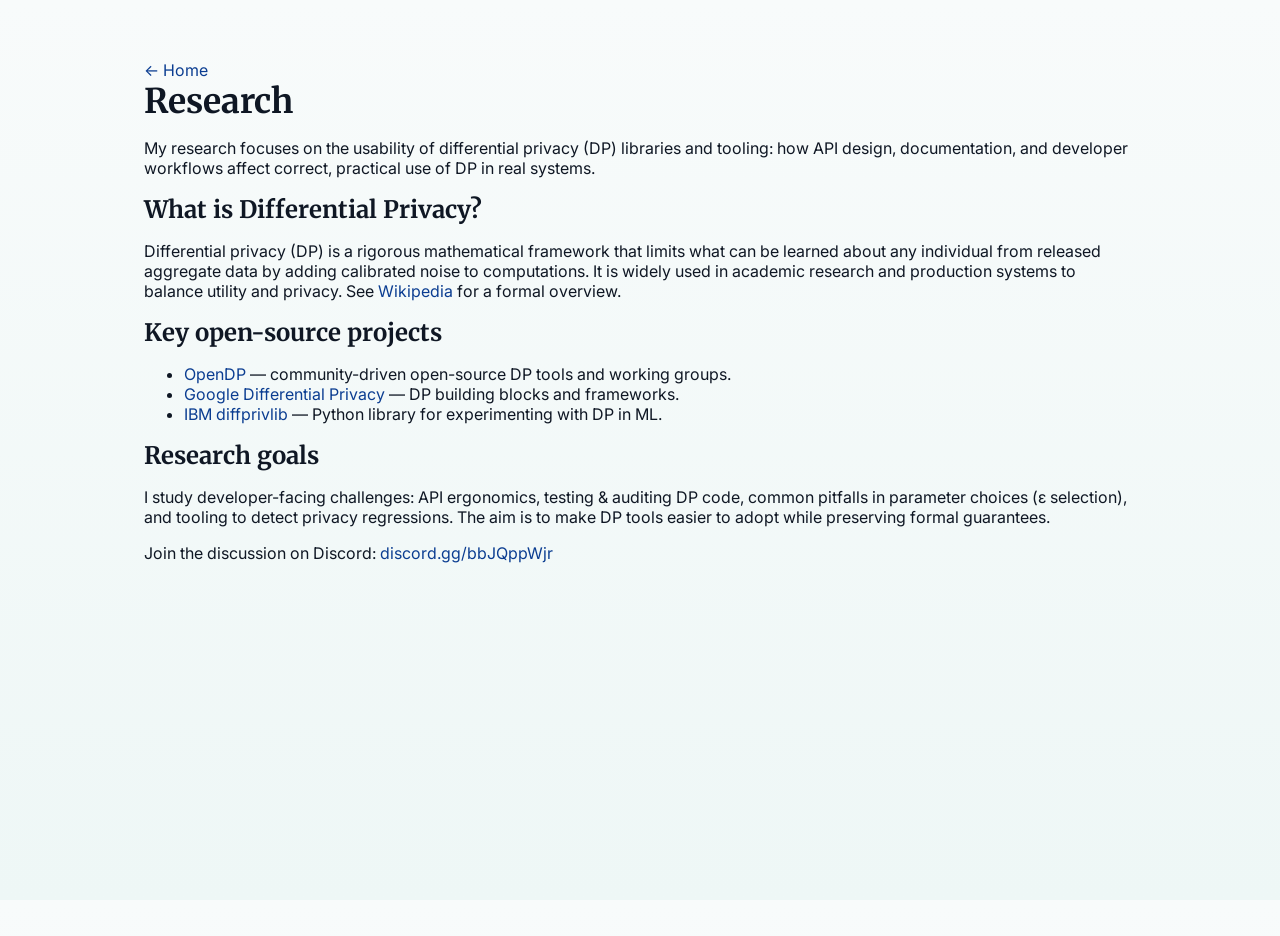
<file: research.html>
<!doctype html>
<html lang="en">
<head>
  <meta charset="utf-8">
  <meta name="viewport" content="width=device-width,initial-scale=1">
  <title>Research — Privability Works</title>
    <link href="https://fonts.googleapis.com/css2?family=Inter:wght@300;400;600;700&family=Merriweather:wght@300;400;700&display=swap" rel="stylesheet">
  <link rel="stylesheet" href="/style.css">
</head>
<body>
  <div class="container">
    <a href="/">← Home</a>
    <h1>Research</h1>
    <p>My research focuses on the usability of differential privacy (DP) libraries and tooling: how API design, documentation, and developer workflows affect correct, practical use of DP in real systems.</p>
    <h2>What is Differential Privacy?</h2>
    <p>Differential privacy (DP) is a rigorous mathematical framework that limits what can be learned about any individual from released aggregate data by adding calibrated noise to computations. It is widely used in academic research and production systems to balance utility and privacy. See <a href="https://en.wikipedia.org/wiki/Differential_privacy">Wikipedia</a> for a formal overview.</p>
    <h2>Key open-source projects</h2>
    <ul>
      <li><a href="https://opendp.org/">OpenDP</a> — community-driven open-source DP tools and working groups.</li>
      <li><a href="https://github.com/google/differential-privacy">Google Differential Privacy</a> — DP building blocks and frameworks.</li>
      <li><a href="https://github.com/IBM/differential-privacy-library">IBM diffprivlib</a> — Python library for experimenting with DP in ML.</li>
    </ul>
    <h2>Research goals</h2>
    <p>I study developer-facing challenges: API ergonomics, testing & auditing DP code, common pitfalls in parameter choices (ε selection), and tooling to detect privacy regressions. The aim is to make DP tools easier to adopt while preserving formal guarantees.</p>
    <p>Join the discussion on Discord: <a href="https://discord.gg/bbJQppWjr">discord.gg/bbJQppWjr</a></p>
  </div>
</body>
</html>
</file>
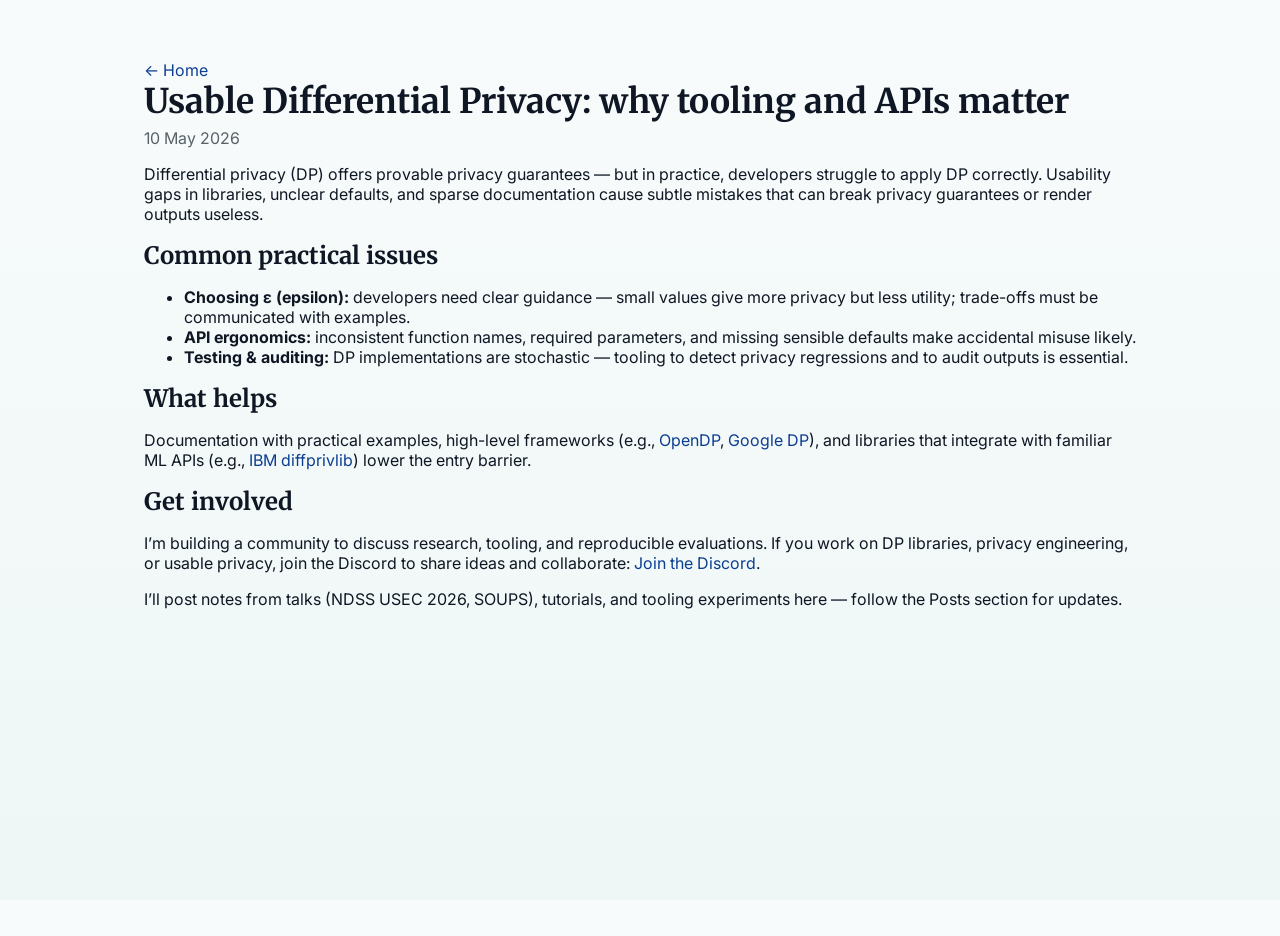
<file: posts/2026-05-10-usable-differential-privacy.html>
<!doctype html>
<html lang="en">
<head>
  <meta charset="utf-8">
  <meta name="viewport" content="width=device-width,initial-scale=1">
  <title>Usable Differential Privacy — privability.works</title>
    <link href="https://fonts.googleapis.com/css2?family=Inter:wght@300;400;600;700&family=Merriweather:wght@300;400;700&display=swap" rel="stylesheet">
  <link rel="stylesheet" href="/style.css">
</head>
<body>
  <div class="container">
    <a href="/">← Home</a>
    <h1>Usable Differential Privacy: why tooling and APIs matter</h1>
    <div class="meta">10 May 2026</div>
    <p>Differential privacy (DP) offers provable privacy guarantees — but in practice, developers struggle to apply DP correctly. Usability gaps in libraries, unclear defaults, and sparse documentation cause subtle mistakes that can break privacy guarantees or render outputs useless.</p>
    <h2>Common practical issues</h2>
    <ul>
      <li><strong>Choosing ε (epsilon):</strong> developers need clear guidance — small values give more privacy but less utility; trade-offs must be communicated with examples.</li>
      <li><strong>API ergonomics:</strong> inconsistent function names, required parameters, and missing sensible defaults make accidental misuse likely.</li>
      <li><strong>Testing & auditing:</strong> DP implementations are stochastic — tooling to detect privacy regressions and to audit outputs is essential.</li>
    </ul>
    <h2>What helps</h2>
    <p>Documentation with practical examples, high-level frameworks (e.g., <a href="https://opendp.org/">OpenDP</a>, <a href="https://github.com/google/differential-privacy">Google DP</a>), and libraries that integrate with familiar ML APIs (e.g., <a href="https://github.com/IBM/differential-privacy-library">IBM diffprivlib</a>) lower the entry barrier.</p>
    <h2>Get involved</h2>
    <p>I’m building a community to discuss research, tooling, and reproducible evaluations. If you work on DP libraries, privacy engineering, or usable privacy, join the Discord to share ideas and collaborate: <a href="https://discord.gg/bbJQppWjr">Join the Discord</a>.</p>
    <p>I’ll post notes from talks (NDSS USEC 2026, SOUPS), tutorials, and tooling experiments here — follow the Posts section for updates.</p>
  </div>
</body>
</html>
</file>
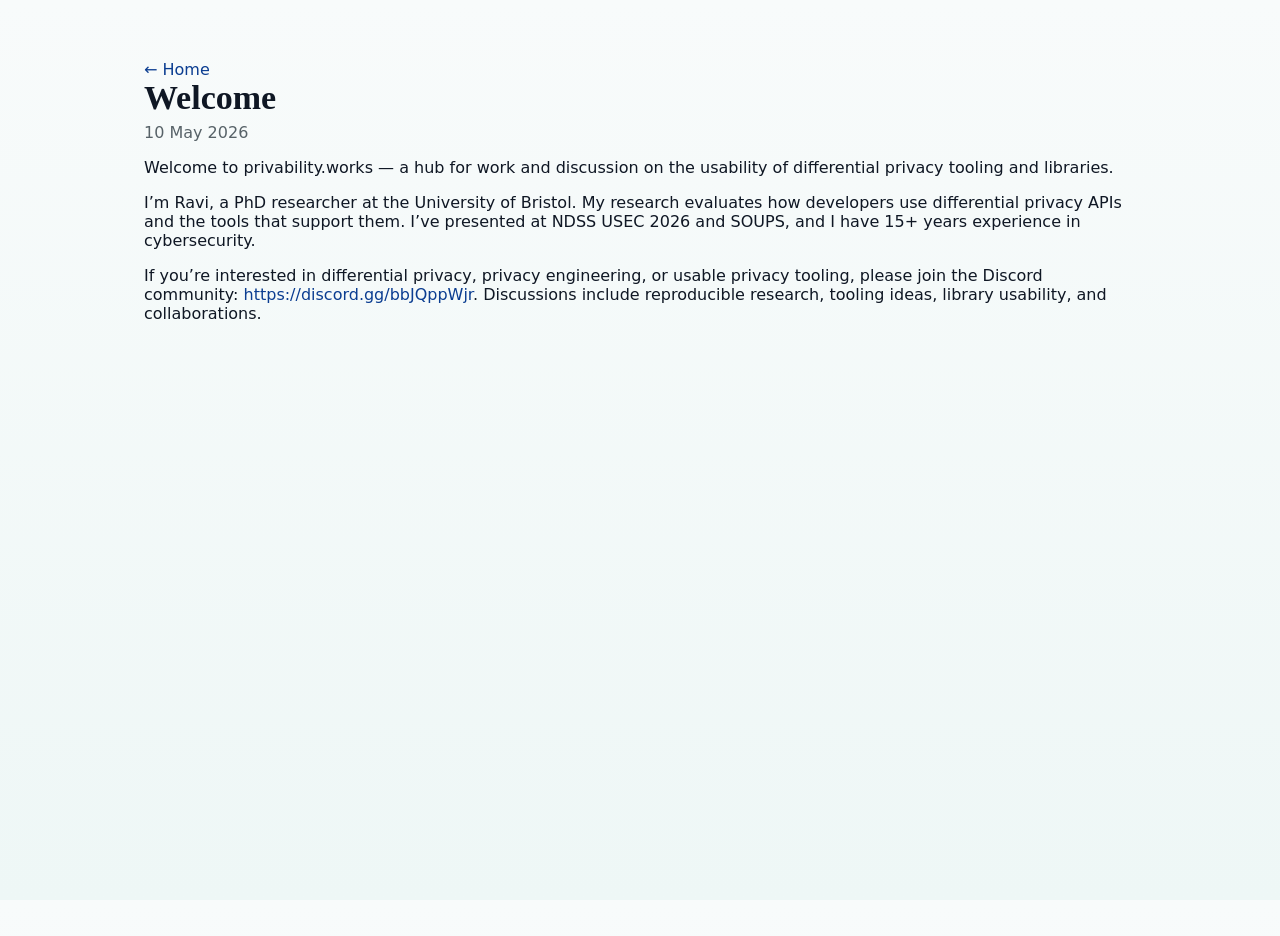
<file: posts/2026-05-10-welcome.html>
<!doctype html>
<html lang="en">
<head>
  <meta charset="utf-8">
  <meta name="viewport" content="width=device-width,initial-scale=1">
  <title>Welcome — privability.works</title>
  <link rel="stylesheet" href="/style.css">
</head>
<body>
  <div class="container">
    <a href="/">← Home</a>
    <h1>Welcome</h1>
    <div class="meta">10 May 2026</div>
    <p>Welcome to privability.works — a hub for work and discussion on the usability of differential privacy tooling and libraries.</p>
    <p>I’m Ravi, a PhD researcher at the University of Bristol. My research evaluates how developers use differential privacy APIs and the tools that support them. I’ve presented at NDSS USEC 2026 and SOUPS, and I have 15+ years experience in cybersecurity.</p>
    <p>If you’re interested in differential privacy, privacy engineering, or usable privacy tooling, please join the Discord community: <a href="https://discord.gg/bbJQppWjr">https://discord.gg/bbJQppWjr</a>. Discussions include reproducible research, tooling ideas, library usability, and collaborations.</p>
  </div>
</body>
</html>
</file>
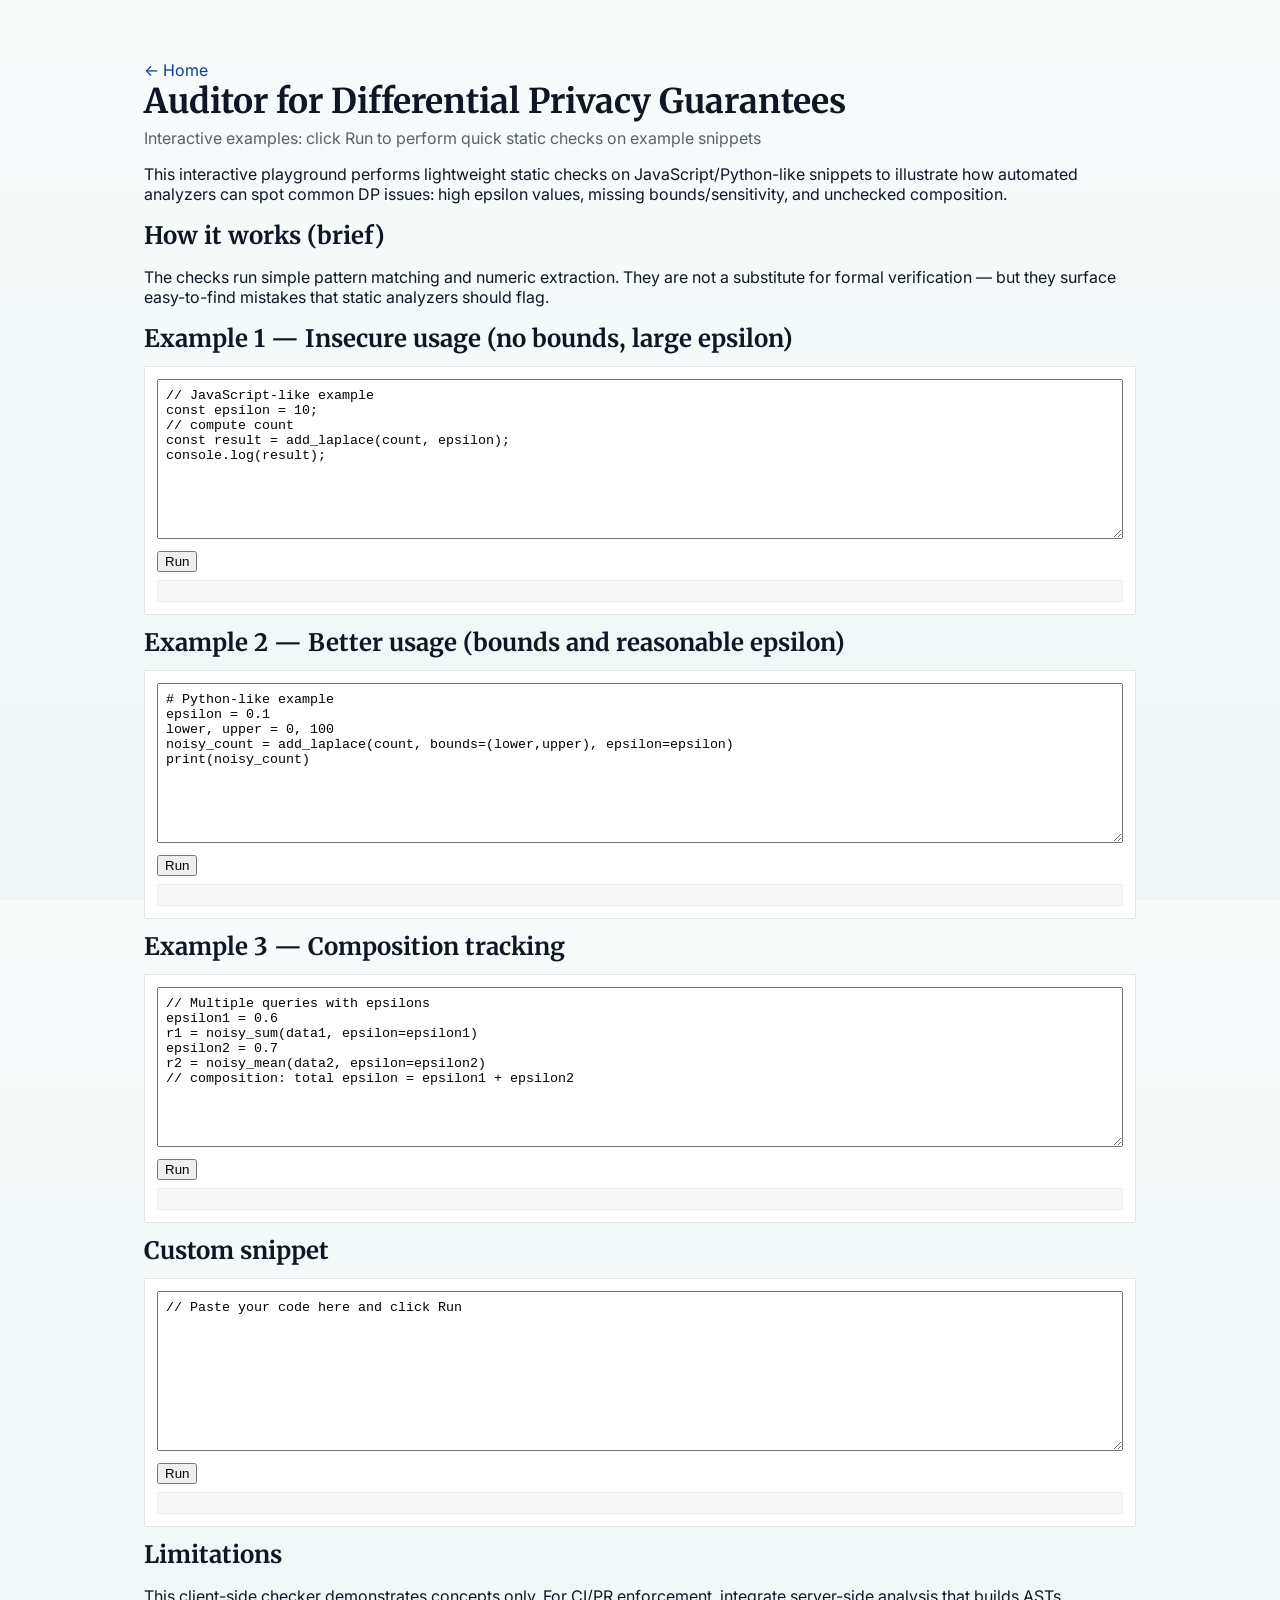
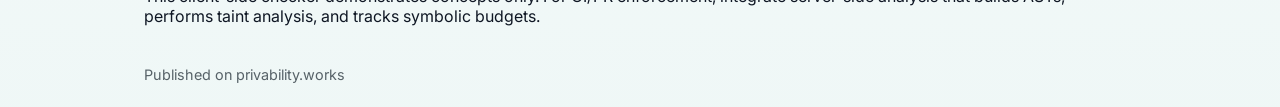
<file: posts/dp-auditor.html>
<!doctype html>
<html lang="en">
<head>
<meta charset="utf-8">
<meta name="viewport" content="width=device-width,initial-scale=1">
<title>Auditor for Differential Privacy Guarantees</title>
    <link href="https://fonts.googleapis.com/css2?family=Inter:wght@300;400;600;700&family=Merriweather:wght@300;400;700&display=swap" rel="stylesheet">
<link rel="stylesheet" href="/style.css">
<style>
.example{border:1px solid #e6e6e6;padding:12px;margin:12px 0;background:#fff}
.example textarea{width:100%;height:160px;font-family:monospace;padding:8px}
.run-btn{margin-top:8px}
.result{background:#f7f7f9;border:1px solid #eee;padding:10px;margin-top:8px;font-family:monospace}
.bad{color:#b00020}
.warn{color:#b56d00}
.good{color:#177e16}
</style>
</head>
<body>
  <div class="container">
    <a href="/">← Home</a>
    <h1>Auditor for Differential Privacy Guarantees</h1>
    <div class="meta">Interactive examples: click Run to perform quick static checks on example snippets</div>

    <p>This interactive playground performs lightweight static checks on JavaScript/Python-like snippets to illustrate how automated analyzers can spot common DP issues: high epsilon values, missing bounds/sensitivity, and unchecked composition.</p>

    <h2>How it works (brief)</h2>
    <p>The checks run simple pattern matching and numeric extraction. They are not a substitute for formal verification — but they surface easy-to-find mistakes that static analyzers should flag.</p>

    <h2>Example 1 — Insecure usage (no bounds, large epsilon)</h2>
    <div class="example">
      <textarea id="ex1">// JavaScript-like example
const epsilon = 10;
// compute count
const result = add_laplace(count, epsilon);
console.log(result);</textarea>
      <button class="run-btn" onclick="runCheck('ex1','out1')">Run</button>
      <div id="out1" class="result" aria-live="polite"></div>
    </div>

    <h2>Example 2 — Better usage (bounds and reasonable epsilon)</h2>
    <div class="example">
      <textarea id="ex2"># Python-like example
epsilon = 0.1
lower, upper = 0, 100
noisy_count = add_laplace(count, bounds=(lower,upper), epsilon=epsilon)
print(noisy_count)</textarea>
      <button class="run-btn" onclick="runCheck('ex2','out2')">Run</button>
      <div id="out2" class="result" aria-live="polite"></div>
    </div>

    <h2>Example 3 — Composition tracking</h2>
    <div class="example">
      <textarea id="ex3">// Multiple queries with epsilons
epsilon1 = 0.6
r1 = noisy_sum(data1, epsilon=epsilon1)
epsilon2 = 0.7
r2 = noisy_mean(data2, epsilon=epsilon2)
// composition: total epsilon = epsilon1 + epsilon2
</textarea>
      <button class="run-btn" onclick="runCheck('ex3','out3')">Run</button>
      <div id="out3" class="result" aria-live="polite"></div>
    </div>

    <h2>Custom snippet</h2>
    <div class="example">
      <textarea id="exCustom">// Paste your code here and click Run</textarea>
      <button class="run-btn" onclick="runCheck('exCustom','outCustom')">Run</button>
      <div id="outCustom" class="result" aria-live="polite"></div>
    </div>

    <h2>Limitations</h2>
    <p>This client-side checker demonstrates concepts only. For CI/PR enforcement, integrate server-side analysis that builds ASTs, performs taint analysis, and tracks symbolic budgets.</p>

    <footer class="footer">Published on privability.works</footer>
  </div>

<script>
function extractNumbers(text){
  const nums = [];
  const re = /([Ee]psilon|epsilon)\s*[=:]?\s*([0-9]*\.?[0-9]+(?:e[-+]?[0-9]+)?)/g;
  let m;
  while((m=re.exec(text))){ nums.push(parseFloat(m[2])); }
  // also match direct numeric literals in function calls like add_laplace(..., 0.5)
  const re2 = /[,(]\s*([0-9]*\.?[0-9]+(?:e[-+]?[0-9]+)?)\s*[,)\s]/g;
  while((m=re2.exec(text))){ nums.push(parseFloat(m[1])); }
  return nums;
}

function hasBounds(text){
  // heuristic: look for 'bounds' or 'lower'/'upper' or tuple-like (0,100)
  if(/bounds\s*=/.test(text) || /bounds\s*[:=]/.test(text)) return true;
  if(/lower|upper|min|max|bounds|\(\s*\d+\s*,\s*\d+\s*\)/i.test(text)) return true;
  return false;
}

function findEpsilons(text){
  const eps = [];
  const re = /([Ee]psilon|epsilon)\s*[=:]?\s*([0-9]*\.?[0-9]+(?:e[-+]?[0-9]+)?)/g;
  let m;
  while((m=re.exec(text))){ eps.push({raw:m[0], value:parseFloat(m[2]), index:m.index}); }
  // also find named args like epsilon=0.5 inside function calls
  const re2 = /epsilon\s*=\s*([0-9]*\.?[0-9]+(?:e[-+]?[0-9]+)?)/g;
  while((m=re2.exec(text))){ eps.push({raw:m[0], value:parseFloat(m[1]), index:m.index}); }
  return eps;
}

function findDPCalls(text){
  // simple list of common DP function names
  const dpFns = ['add_laplace','add_gaussian','noisy_sum','noisy_mean','noisy_count','laplace_mechanism','gaussian_mechanism'];
  const found = [];
  dpFns.forEach(fn=>{ const re = new RegExp(fn+'\\s*\\(','i'); if(re.test(text)) found.push(fn); });
  return found;
}

function runCheck(textId, outId){
  const text = document.getElementById(textId).value;
  const out = document.getElementById(outId);
  const eps = findEpsilons(text);
  const dpCalls = findDPCalls(text);
  let totalEps = 0;
  let notes = [];
  if(eps.length===0){ notes.push({type:'warn',msg:'No explicit epsilon found. Calls may rely on defaults.'}); }
  else{
    eps.forEach(e=>{
      totalEps += e.value;
      if(e.value>1){ notes.push({type:'bad',msg:`Found epsilon = ${e.value} — this is large; privacy risk.`}); }
      else if(e.value>0.1){ notes.push({type:'warn',msg:`Found epsilon = ${e.value} — moderate; consider smaller value or justification.`}); }
      else{ notes.push({type:'good',msg:`Found epsilon = ${e.value} — typical conservative value.`}); }
    });
  }
  // composition
  if(eps.length>1){
    if(totalEps>1){ notes.push({type:'bad',msg:`Composition: total epsilon = ${totalEps} — exceeds 1 (example threshold).`}); }
    else{ notes.push({type:'warn',msg:`Composition: total epsilon = ${totalEps}. Track budget across queries.`}); }
  }
  // bounds
  if(dpCalls.length>0){
    if(!hasBounds(text)){
      notes.push({type:'bad',msg:'DP function calls detected but no bounds/sensitivity found — inputs should be bounded.'});
    } else{
      notes.push({type:'good',msg:'Bounds or sensitivity-like variables detected.'});
    }
  } else{
    notes.push({type:'warn',msg:'No DP-specific function calls detected; confirm whether outputs need protection.'});
  }

  // Randomness seed check
  if(/seed\s*=/.test(text)) notes.push({type:'warn',msg:'Random seed detected — ensure seeds do not cause deterministic leakage across runs.'});

  // Build output HTML
  let html = '';
  html += '<div>Checks run: ' + new Date().toLocaleString() + '</div>';
  html += '<ul>'; 
  notes.forEach(n=>{ html += `<li class="${n.type}">${n.msg}</li>`; });
  html += '</ul>';
  html += `<div>Detected DP functions: ${dpCalls.length?dpCalls.join(', '):'none'}</div>`;
  if(eps.length) html += `<div>Total epsilon sum (heuristic): ${totalEps}</div>`;
  out.innerHTML = html;
}
</script>
</body>
</html>
</file>
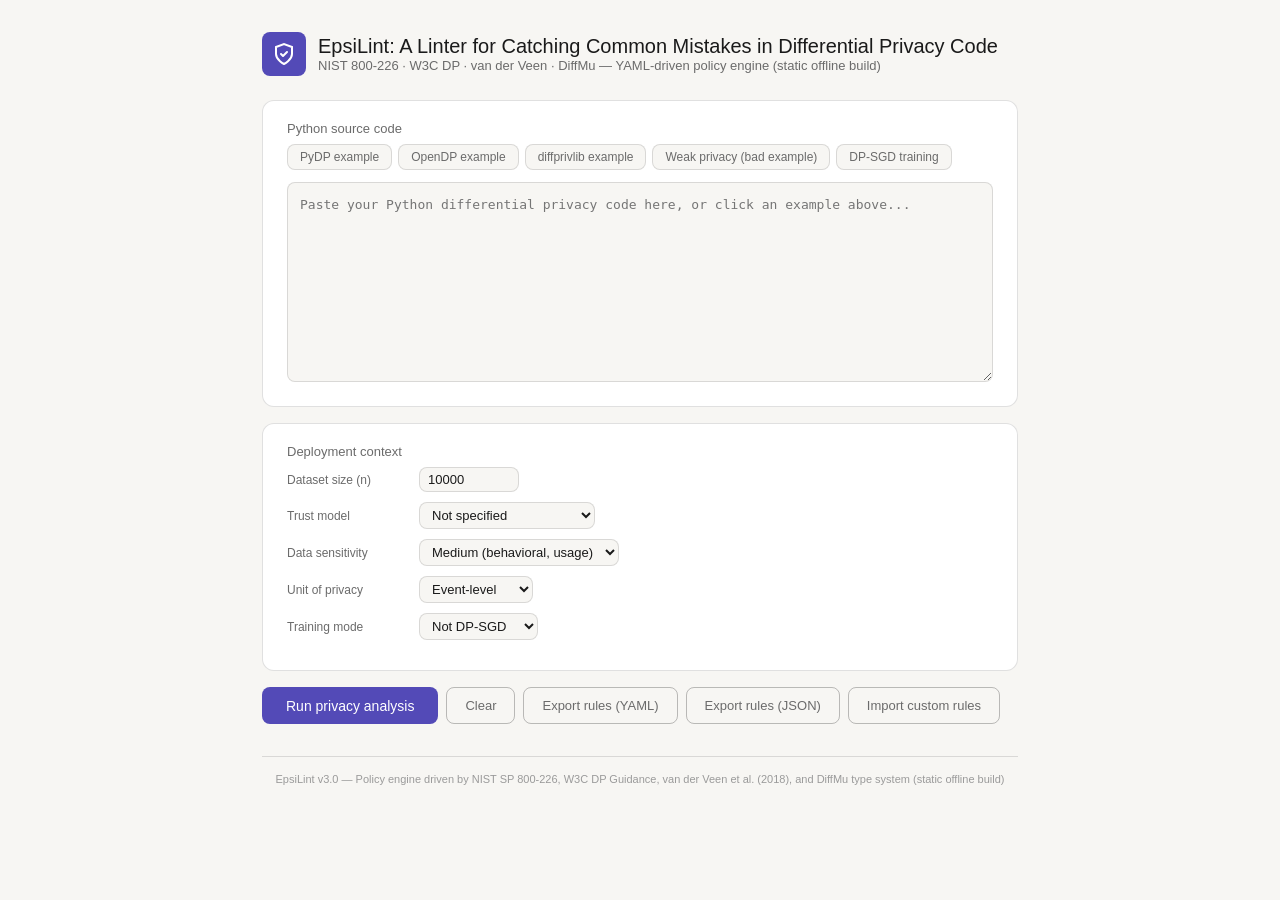
<file: posts/epsilint.html>
<!DOCTYPE html>
<html lang="en">
<head>
<meta charset="UTF-8">
<meta name="viewport" content="width=device-width, initial-scale=1.0">
<title>EpsiLint: A Linter for Catching Common Mistakes in Differential Privacy Code</title>
<style>
:root{--font-sans:-apple-system,BlinkMacSystemFont,'Segoe UI',Roboto,sans-serif;--font-mono:'SF Mono','Fira Code',Consolas,monospace;--bg1:#fff;--bg2:#f7f6f3;--fg1:#1a1a1a;--fg2:#6b6b6b;--fg3:#9a9a9a;--bd1:rgba(0,0,0,.12);--bd2:rgba(0,0,0,.25);--r8:8px;--r12:12px;--accent:#534AB7;--accent2:#3C3489}
@media(prefers-color-scheme:dark){:root{--bg1:#1e1e1e;--bg2:#2a2a2a;--fg1:#e0e0e0;--fg2:#a0a0a0;--fg3:#707070;--bd1:rgba(255,255,255,.12);--bd2:rgba(255,255,255,.25)}}
*{box-sizing:border-box;margin:0;padding:0}
body{font-family:var(--font-sans);color:var(--fg1);background:var(--bg2);padding:2rem;max-width:820px;margin:0 auto}
.hdr{display:flex;align-items:center;gap:12px;margin-bottom:1.5rem}
.logo{width:44px;height:44px;border-radius:var(--r8);background:var(--accent);display:flex;align-items:center;justify-content:center}
.logo svg{width:24px;height:24px}
.pnl{background:var(--bg1);border:.5px solid var(--bd1);border-radius:var(--r12);padding:1.25rem 1.5rem;margin-bottom:1rem}
.plbl{font-size:13px;color:var(--fg2);margin-bottom:8px;font-weight:500}
textarea{width:100%;min-height:200px;font-family:var(--font-mono);font-size:13px;line-height:1.6;background:var(--bg2);color:var(--fg1);border:.5px solid var(--bd1);border-radius:var(--r8);padding:12px;resize:vertical}
textarea:focus{outline:none;border-color:var(--bd2)}
.btnr{display:flex;gap:8px;margin:12px 0;flex-wrap:wrap}
.bp{background:var(--accent);color:#fff;border:none;border-radius:var(--r8);padding:10px 24px;font-size:14px;font-weight:500;cursor:pointer}
.bp:hover{background:var(--accent2)}
.bp:disabled{opacity:.5;cursor:not-allowed}
.bs{background:transparent;color:var(--fg2);border:.5px solid var(--bd2);border-radius:var(--r8);padding:10px 18px;font-size:13px;cursor:pointer}
.bs:hover{background:var(--bg2)}
.chips{display:flex;flex-wrap:wrap;gap:6px;margin-bottom:12px}
.chip{font-size:12px;padding:5px 12px;border-radius:var(--r8);background:var(--bg2);color:var(--fg2);cursor:pointer;border:.5px solid var(--bd1)}
.chip:hover{background:#EEEDFE;color:var(--accent2);border-color:#AFA9EC}
.mg{display:grid;grid-template-columns:repeat(4,1fr);gap:12px;margin-bottom:1rem}
.mc{background:var(--bg2);border-radius:var(--r8);padding:1rem}
.ml{font-size:12px;color:var(--fg2);margin-bottom:4px}
.mv{font-size:22px;font-weight:500}
.mh{font-size:11px;color:var(--fg3);margin-top:2px}
.tb{display:flex;gap:0;border-bottom:.5px solid var(--bd1);margin-bottom:1rem;flex-wrap:wrap}
.tab{padding:8px 14px;font-size:13px;color:var(--fg2);cursor:pointer;border-bottom:2px solid transparent;font-weight:400;white-space:nowrap}
.tab.active{color:var(--accent);border-bottom-color:var(--accent);font-weight:500}
.tab:hover{color:var(--fg1)}
.fd{border-left:3px solid;padding:10px 14px;margin-bottom:8px;background:var(--bg2)}
.fd.crit{border-color:#E24B4A}.fd.warn{border-color:#EF9F27}.fd.info{border-color:#378ADD}.fd.pass{border-color:#639922}
.fh{display:flex;align-items:center;gap:8px;margin-bottom:4px;flex-wrap:wrap}
.ft{font-size:13px;font-weight:500}
.fdd{font-size:13px;color:var(--fg2);line-height:1.5}
.src{font-size:11px;color:var(--fg3);margin-top:4px;font-style:italic}
.pill{font-size:11px;font-weight:500;padding:2px 8px;border-radius:var(--r8);display:inline-block}
.pill-pass{background:#EAF3DE;color:#27500A}.pill-fail,.pill-critical{background:#FCEBEB;color:#791F1F}
.pill-warn,.pill-warning{background:#FAEEDA;color:#633806}.pill-info{background:#E6F1FB;color:#0C447C}
.lb{display:inline-flex;align-items:center;gap:4px;font-size:11px;padding:2px 8px;border-radius:var(--r8);font-weight:500}
.lb-nist{background:#EEEDFE;color:#3C3489}.lb-w3c{background:#E1F5EE;color:#085041}
.lb-vdv{background:#FFF3E0;color:#8B4513}.lb-dm{background:#F3E5F5;color:#4A148C}
.pyrow{display:flex;align-items:center;gap:12px;padding:10px 14px;border-bottom:.5px solid var(--bd1)}
.pyrow:last-child{border-bottom:none}
.pyico{width:28px;height:28px;border-radius:50%;display:flex;align-items:center;justify-content:center;font-size:13px;flex-shrink:0}
.ico-pass{background:#EAF3DE;color:#27500A}.ico-fail{background:#FCEBEB;color:#791F1F}
.ico-warn{background:#FAEEDA;color:#633806}.ico-na{background:var(--bg2);color:var(--fg3)}
.pylbl{font-size:13px;font-weight:500}.pysub{font-size:12px;color:var(--fg2)}
.ctbl{width:100%;font-size:13px;border-collapse:collapse}
.ctbl th{text-align:left;color:var(--fg2);font-weight:500;padding:6px 8px;border-bottom:.5px solid var(--bd1)}
.ctbl td{padding:6px 8px;border-bottom:.5px solid var(--bd1)}
.mono{font-family:var(--font-mono);font-size:12px}
.pbar{height:8px;border-radius:4px;background:var(--bg2);overflow:hidden;margin:4px 0}
.pbf{height:100%;border-radius:4px;transition:width .5s}
.sumcard{margin-top:12px;padding:12px 14px;background:var(--bg2);border-radius:var(--r8);font-size:13px}
.cfg-row{display:flex;align-items:center;gap:12px;margin-bottom:10px;flex-wrap:wrap}
.cfg-row label{font-size:12px;color:var(--fg2);min-width:120px}
.cfg-row input,.cfg-row select{font-size:13px;padding:4px 8px;background:var(--bg2);border:.5px solid var(--bd1);border-radius:var(--r8);color:var(--fg1)}
.cfg-row input[type=number]{width:100px}
select{appearance:auto}
.reccard{margin-bottom:10px;padding:10px 14px;background:var(--bg2);border-radius:var(--r8)}
.reccard .rt{font-size:13px;font-weight:500;margin-bottom:4px}
.reccard .rd{font-size:13px;color:var(--fg2);line-height:1.5}
.err{color:#E24B4A;font-size:13px;padding:12px;background:#FCEBEB;border-radius:var(--r8);margin:8px 0}
.spinner{display:inline-block;width:16px;height:16px;border:2px solid #fff;border-top:2px solid transparent;border-radius:50%;animation:spin .8s linear infinite}
@keyframes spin{to{transform:rotate(360deg)}}
.fw-tag{font-size:10px;padding:1px 6px;border-radius:4px;font-weight:500;margin-left:4px}
</style>
</head>
<body>

<div class="hdr">
  <div class="logo"><svg viewBox="0 0 24 24" fill="none" stroke="#fff" stroke-width="2"><path d="M12 22s8-4 8-10V5l-8-3-8 3v7c0 6 8 10 8 10z"/><path d="M9 12l2 2 4-4" stroke-linecap="round" stroke-linejoin="round"/></svg></div>
  <div>
    <div style="font-size:20px;font-weight:500">EpsiLint: A Linter for Catching Common Mistakes in Differential Privacy Code</div>
    <div style="font-size:13px;color:var(--fg2)">NIST 800-226 · W3C DP · van der Veen · DiffMu — YAML-driven policy engine (static offline build)</div>
  </div>
</div>

<div class="pnl">
  <div class="plbl">Python source code</div>
  <div class="chips" id="chipBar"></div>
  <textarea id="codeInput" spellcheck="false" placeholder="Paste your Python differential privacy code here, or click an example above..."></textarea>
</div>

<div class="pnl">
  <div class="plbl">Deployment context</div>
  <div class="cfg-row"><label>Dataset size (n)</label><input type="number" id="cfgN" value="10000" min="1"></div>
  <div class="cfg-row"><label>Trust model</label><select id="cfgTrust"><option value="central">Central (trusted curator)</option><option value="local">Local (on-device noise)</option><option value="distributed">Distributed / shuffle</option><option value="unknown" selected>Not specified</option></select></div>
  <div class="cfg-row"><label>Data sensitivity</label><select id="cfgSens"><option value="high">High (medical, financial, PII)</option><option value="medium" selected>Medium (behavioral, usage)</option><option value="low">Low (aggregate, non-PII)</option></select></div>
  <div class="cfg-row"><label>Unit of privacy</label><select id="cfgUnit"><option value="user">User-level</option><option value="event" selected>Event-level</option><option value="unknown">Not specified</option></select></div>
  <div class="cfg-row"><label>Training mode</label><select id="cfgTraining"><option value="none" selected>Not DP-SGD</option><option value="dpsgd">DP-SGD</option><option value="federated">Federated DP</option></select></div>
</div>

<div class="btnr">
  <button class="bp" id="runBtn">Run privacy analysis</button>
  <button class="bs" id="clearBtn">Clear</button>
  <button class="bs" id="exportYaml">Export rules (YAML)</button>
  <button class="bs" id="exportJson">Export rules (JSON)</button>
  <button class="bs" id="importBtn">Import custom rules</button>
  <input type="file" id="importFile" accept=".yaml,.yml,.json" style="display:none">
</div>

<div id="errorBox"></div>
<div id="results" style="display:none">
  <div class="mg" id="metricsGrid"></div>
  <div class="pnl">
    <div class="tb" id="tabBar"></div>
    <div id="tabContent"></div>
  </div>
</div>

<div style="margin-top:2rem;padding-top:1rem;border-top:.5px solid var(--bd1);font-size:11px;color:var(--fg3);text-align:center">
  EpsiLint v3.0 — Policy engine driven by NIST SP 800-226, W3C DP Guidance, van der Veen et al. (2018), and DiffMu type system (static offline build)
</div>

<script>
// ═══════════════════════════════════════════════════════════════════
// EpsiLint v3 — Complete Static Build
// All backend logic (analyzer, rule engine, scoring) ported to JS
// ═══════════════════════════════════════════════════════════════════

// ── Examples ──
var EXAMPLES = {
  pydp: {
    label: "PyDP example",
    code: "import pydp as dp\nfrom pydp.algorithms.laplacian import BoundedMean, BoundedSum, Count\n\nepsilon = 0.5\ndelta = 1e-5\n\nmean_age = BoundedMean(epsilon=0.5, lower_bound=18, upper_bound=90, dtype=\"float\")\nmean_age.quick_result(ages)\n\nsum_income = BoundedSum(epsilon=0.3, lower_bound=0, upper_bound=500000, dtype=\"float\")\nsum_income.quick_result(incomes)\n\ncount_users = Count(epsilon=0.2, dtype=\"int\")\ncount_users.quick_result(users)"
  },
  opendp: {
    label: "OpenDP example",
    code: "import opendp.prelude as dp\ndp.enable_features(\"contrib\", \"honest-but-curious\")\n\nbounded = (\n    dp.t.make_clamp(bounds=(0.0, 100.0)) >>\n    dp.t.make_bounded_resize(size=1000, bounds=(0.0, 100.0), constant=50.0) >>\n    dp.t.make_sized_bounded_mean(size=1000, bounds=(0.0, 100.0))\n)\n\nnoisy_mean = bounded >> dp.m.then_laplace(scale=1.5)\nnoisy_sum = bounded >> dp.m.then_gaussian(scale=2.0)\n\ncomposed = dp.c.make_basic_composition([noisy_mean, noisy_sum])"
  },
  diffprivlib: {
    label: "diffprivlib example",
    code: "from diffprivlib.models import GaussianNB, LogisticRegression\nfrom diffprivlib.mechanisms import Laplace, Gaussian\nimport numpy as np\n\nclf = GaussianNB(epsilon=1.0, bounds=[(0, 1)] * 4)\nclf.fit(X_train, y_train)\n\nlr = LogisticRegression(epsilon=2.0, data_norm=5.0)\nlr.fit(X_train, y_train)\n\nlap = Laplace(epsilon=0.5, sensitivity=1.0)\nprivate_count = lap.randomise(true_count)\n\ngauss = Gaussian(epsilon=0.8, delta=1e-5, sensitivity=1.0)\nprivate_mean = gauss.randomise(true_mean)"
  },
  weak: {
    label: "Weak privacy (bad example)",
    code: "import pydp as dp\nfrom pydp.algorithms.laplacian import BoundedMean, BoundedSum, Count\nfrom diffprivlib.models import LogisticRegression\n\nmean_salary = BoundedMean(epsilon=50.0, lower_bound=0, upper_bound=1000000, dtype=\"float\")\nresult1 = mean_salary.quick_result(salaries)\n\nsum_vals = BoundedSum(epsilon=10, dtype=\"float\")\nsum_vals.quick_result(values)\n\nfor i in range(20):\n    q = Count(epsilon=1.0, dtype=\"int\")\n    q.quick_result(sensitive_data)\n\nlr = LogisticRegression(epsilon=100, data_norm=5.0)\nlr.fit(X_train, y_train)\n\nfrom diffprivlib.mechanisms import Gaussian\ng = Gaussian(epsilon=5, delta=0.1, sensitivity=1.0)\nresult = g.randomise(value)"
  },
  dpsgd: {
    label: "DP-SGD training",
    code: "import opacus\nfrom opacus import PrivacyEngine\nimport torch\n\nmodel = Net()\noptimizer = torch.optim.SGD(model.parameters(), lr=0.01)\nprivacy_engine = PrivacyEngine()\n\nmodel, optimizer, train_loader = privacy_engine.make_private(\n    module=model,\n    optimizer=optimizer,\n    data_loader=train_loader,\n    noise_multiplier=1.1,\n    max_grad_norm=1.0,\n    batch_size=64,\n)\n\nepsilon = privacy_engine.get_epsilon(delta=1e-5)\nprint(f\"Achieved epsilon: {epsilon}\")"
  }
};

// ── All 53 Rules (hardcoded from YAML) ──
var ALL_RULES = [
  // 01_nist_800_226.yaml (20 rules)
  {id:"nist-h1-epsilon-excessive",framework:"nist",title:"Hazard 1: Excessive epsilon — minimal privacy",condition:"max_eps > 10",severity_on_match:"critical",severity_on_pass:"skip",detail_on_match:"Maximum epsilon is {max_eps}. NIST considers values >= 10 as leaving outliers fully vulnerable to identification. Reduce to < 1.",detail_on_pass:"Check passed.",source:"NIST SP 800-226 §2.2, Hazard 1",tags:["epsilon","parameters"],enabled:true},
  {id:"nist-h1-epsilon-elevated",framework:"nist",title:"Hazard 1: Elevated epsilon detected",condition:"max_eps > 1 and max_eps <= 10",severity_on_match:"warning",severity_on_pass:"skip",detail_on_match:"Maximum epsilon is {max_eps}. NIST notes values 1–10 are commonly deployed but may not provide meaningful real-world privacy.",detail_on_pass:"Check passed.",source:"NIST SP 800-226 §2.2, Hazard 1",tags:["epsilon","parameters"],enabled:true},
  {id:"nist-h1-epsilon-safe",framework:"nist",title:"Hazard 1: Epsilon values within safe range",condition:"max_eps > 0 and max_eps <= 1",severity_on_match:"pass",severity_on_pass:"skip",detail_on_match:"Maximum epsilon is {max_eps}. NIST considers epsilon < 1 reasonable; values around 0.1 provide strong protection.",detail_on_pass:"Check passed.",source:"NIST SP 800-226 §2.2, Hazard 1",tags:["epsilon","parameters"],enabled:true},
  {id:"nist-h2-gaussian-no-delta",framework:"nist",title:"Hazard 2: Gaussian mechanism requires delta — none found",condition:"has_gaussian_no_delta",severity_on_match:"critical",severity_on_pass:"skip",detail_on_match:"Gaussian mechanism detected without delta parameter. The privacy guarantee is undefined. Set delta <= 1/n².",detail_on_pass:"Check passed.",source:"NIST SP 800-226 §2.3, Hazard 2",tags:["delta","gaussian","parameters"],enabled:true},
  {id:"nist-h2-delta-catastrophic",framework:"nist",title:"Hazard 2: Delta dangerously high — catastrophic failure risk",condition:"max_delta is not None and max_delta > 1.0 / ctx_n",severity_on_match:"critical",severity_on_pass:"skip",detail_on_match:"Delta = {max_delta} far exceeds 1/n. The mechanism could release one person's exact data with no noise. Set delta <= 1/n².",detail_on_pass:"Check passed.",source:"NIST SP 800-226 §2.3, Hazard 2",tags:["delta","parameters"],enabled:true},
  {id:"nist-h2-delta-above-threshold",framework:"nist",title:"Hazard 2: Delta above recommended threshold",condition:"max_delta is not None and max_delta > delta_threshold and max_delta <= 1.0 / ctx_n",severity_on_match:"warning",severity_on_pass:"skip",detail_on_match:"Delta exceeds 1/n² = {delta_threshold}. NIST recommends delta <= 1/n² for n={ctx_n}.",detail_on_pass:"Check passed.",source:"NIST SP 800-226 §2.3, Hazard 2",tags:["delta","parameters"],enabled:true},
  {id:"nist-h2-delta-safe",framework:"nist",title:"Hazard 2: Delta within safe threshold",condition:"max_delta is not None and max_delta <= delta_threshold",severity_on_match:"pass",severity_on_pass:"skip",detail_on_match:"Delta = {max_delta} satisfies delta <= 1/n² for n={ctx_n}. Avoids catastrophic failure.",detail_on_pass:"Check passed.",source:"NIST SP 800-226 §2.3, Hazard 2",tags:["delta","parameters"],enabled:true},
  {id:"nist-h3-event-level",framework:"nist",title:"Hazard 3: Event-level privacy is deceptively weak",condition:"ctx_unit == 'event'",severity_on_match:"warning",severity_on_pass:"pass",detail_on_match:"Event-level DP protects individual events but not people. An adversary can learn about individuals who contribute many events. NIST recommends user-level privacy.",detail_on_pass:"User-level privacy provides the strongest per-individual guarantee.",source:"NIST SP 800-226 §2.4.2, Hazard 3",tags:["privacy-unit"],enabled:true},
  {id:"nist-h4-unit-alignment",framework:"nist",title:"Hazard 4: Unit of privacy alignment",condition:"ctx_unit != 'user'",severity_on_match:"warning",severity_on_pass:"pass",detail_on_match:"If the unit of privacy doesn't capture the threat scenario, DP may not prevent an adversary from distinguishing neighboring datasets. Verify alignment with threat model.",detail_on_pass:"User-level privacy ensures DP guarantees align with per-person protection goals.",source:"NIST SP 800-226 §2.4.2, Hazard 4",tags:["privacy-unit"],enabled:true},
  {id:"nist-h5-weak-unit",framework:"nist",title:"Hazard 5: Non-user-level unit provides weaker protection",condition:"ctx_unit != 'user'",severity_on_match:"warning",severity_on_pass:"pass",detail_on_match:"NIST states user-level privacy is the strong recommended setting. Other settings may provide significantly weaker protection.",detail_on_pass:"User-level privacy is the strongest practical setting.",source:"NIST SP 800-226 §2.4.2, Hazard 5",tags:["privacy-unit"],enabled:true},
  {id:"nist-h6-multiple-deltas",framework:"nist",title:"Hazard 6: Multiple delta values used",condition:"unique_delta_count > 1",severity_on_match:"warning",severity_on_pass:"pass",detail_on_match:"{unique_delta_count} distinct delta values detected. NIST warns guarantees with different delta values are not directly comparable. Unify delta across mechanisms.",detail_on_pass:"Single or no delta value used — no comparability issue.",source:"NIST SP 800-226 §2.5, Hazard 6",tags:["delta","composition"],enabled:true},
  {id:"nist-h7-multiple-libraries",framework:"nist",title:"Hazard 7: Multiple libraries may use different privacy units",condition:"lib_count > 1",severity_on_match:"warning",severity_on_pass:"pass",detail_on_match:"Different DP libraries may define the unit of privacy differently. Guarantees with different units are not directly comparable.",detail_on_pass:"Single DP library ensures consistent definition of the unit of privacy.",source:"NIST SP 800-226 §2.5, Hazard 7",tags:["composition","libraries"],enabled:true},
  {id:"nist-h8-variant-conversion",framework:"nist",title:"Hazard 8: DP variant conversion",condition:"True",severity_on_match:"info",severity_on_pass:"info",detail_on_match:"If converting between DP variants (Rényi DP, zCDP, etc.), always publish original parameters alongside converted (ε,δ) values.",detail_on_pass:"Check passed.",source:"NIST SP 800-226 §2.5, Hazard 8",tags:["composition","reporting"],enabled:true},
  {id:"nist-h9-non-dp-contamination",framework:"nist",title:"Hazard 9: Non-DP release contamination",condition:"True",severity_on_match:"info",severity_on_pass:"info",detail_on_match:"If any non-DP statistics are released from the same dataset, the DP release does NOT mitigate those privacy risks. Assess total impact of ALL releases.",detail_on_pass:"Check passed.",source:"NIST SP 800-226 §2.6, Hazard 9",tags:["composition","data-release"],enabled:true},
  {id:"nist-h10-floating-point",framework:"nist",title:"Hazard 10: DP library used, but floating-point risk (Mironov 2011)",condition:"uses_tested_library and uses_laplace and has_float_type",severity_on_match:"warning",severity_on_pass:"skip",detail_on_match:"Code uses Laplace on floating-point types. Mironov (2011) showed standard floating-point Laplace leaks information via rounding. Use snapping mechanism or discrete variants.",detail_on_pass:"Check passed.",source:"NIST SP 800-226 §3, Hazard 10; Mironov 2011",tags:["implementation","floating-point"],enabled:true},
  {id:"nist-h10-tested-library",framework:"nist",title:"Hazard 10: Uses well-tested DP library",condition:"uses_tested_library",severity_on_match:"pass",severity_on_pass:"critical",detail_on_match:"Code uses established DP libraries — recommended by NIST over custom implementations.",detail_on_pass:"No recognized DP library detected. NIST strongly recommends using well-tested DP libraries.",source:"NIST SP 800-226 §3, Hazard 10",tags:["implementation"],enabled:true},
  {id:"nist-h11-systemic-bias",framework:"nist",title:"Hazard 11: Systemic bias risk",condition:"ctx_sensitivity == 'high'",severity_on_match:"warning",severity_on_pass:"info",detail_on_match:"DP noise impacts smaller subgroups disproportionately. For high-sensitivity data, verify minority subgroups are not rendered invisible. The 2020 Census showed American Indian populations reduced to zero at ε=1.",detail_on_pass:"Evaluate whether DP noise creates bias for minority subgroups.",source:"NIST SP 800-226 §3.3.1, Hazard 11",tags:["bias","fairness"],enabled:true},
  {id:"nist-h12-post-processing",framework:"nist",title:"Hazard 12: Human bias interventions on DP output",condition:"has_post_processing_near_dp",severity_on_match:"warning",severity_on_pass:"info",detail_on_match:"Post-processing (rounding, clipping, abs) detected near DP mechanism output. NIST warns well-intentioned corrections can introduce systematic statistical bias that undermines accuracy guarantees.",detail_on_pass:"No post-processing of DP outputs detected.",source:"NIST SP 800-226 §3.3.2, Hazard 12",tags:["bias","post-processing"],enabled:true},
  {id:"nist-h13-statistical-bias",framework:"nist",title:"Hazard 13: Statistical bias from DP mechanisms",condition:"True",severity_on_match:"info",severity_on_pass:"info",detail_on_match:"DP mechanisms can introduce statistical bias. Post-processing steps create systematic bias that should be measured, quantified, and reported.",detail_on_pass:"Check passed.",source:"NIST SP 800-226 §3.3.3, Hazard 13",tags:["bias"],enabled:true},
  {id:"nist-h14-contribution-bounding",framework:"nist",title:"Hazard 14: User contribution bounding affects noise",condition:"has_loops or has_bounded_resize",severity_on_match:"warning",severity_on_pass:"info",detail_on_match:"When users contribute multiple records, additional noise is needed for user-level privacy. Bounding contributions requires calibrating noise to the bound.",detail_on_pass:"If individuals contribute multiple records, ensure sensitivity and noise are calibrated to the bounded contribution count.",source:"NIST SP 800-226 §3.4.1, Hazard 14",tags:["sensitivity","contribution-bounding"],enabled:true},

  // 02_w3c_dp_guidance.yaml (10 rules)
  {id:"w3c-4.1-trust-central",framework:"w3c",title:"§4.1: Central trust model — users must trust curator",condition:"ctx_trust == 'central'",severity_on_match:"warning",severity_on_pass:"skip",detail_on_match:"In the central model, participants submit true values to a trusted server. A data breach nullifies all DP guarantees for leaked records.",detail_on_pass:"Check passed.",source:"W3C DP Guidance §4.1",tags:["trust-model"],enabled:true},
  {id:"w3c-4.1-trust-local",framework:"w3c",title:"§4.1: Local model — no trusted third party needed",condition:"ctx_trust == 'local'",severity_on_match:"pass",severity_on_pass:"skip",detail_on_match:"Participants add noise on-device before sharing. No party sees raw individual data. Strongest trust guarantees.",detail_on_pass:"Check passed.",source:"W3C DP Guidance §4.1",tags:["trust-model"],enabled:true},
  {id:"w3c-4.1-trust-distributed",framework:"w3c",title:"§4.1: Distributed model — reduced trust requirements",condition:"ctx_trust == 'distributed'",severity_on_match:"pass",severity_on_pass:"skip",detail_on_match:"Hybrid approaches (secure computation, shuffle model) reduce trust compared to central model while maintaining better accuracy than local DP.",detail_on_pass:"Check passed.",source:"W3C DP Guidance §4.1",tags:["trust-model"],enabled:true},
  {id:"w3c-4.2-deniability",framework:"w3c",title:"§4.2: Deniability mechanisms identified",condition:"len(mechanisms) > 0",severity_on_match:"pass",severity_on_pass:"critical",detail_on_match:"DP perturbation mechanisms detected, providing plausible deniability.",detail_on_pass:"No recognized perturbation, thresholding, or dummy submission mechanisms found.",source:"W3C DP Guidance §4.2",tags:["mechanisms","deniability"],enabled:true},
  {id:"w3c-4.3-privacy-level-weak",framework:"w3c",title:"§4.3: Weak privacy level",condition:"max_eps > 10",severity_on_match:"critical",severity_on_pass:"skip",detail_on_match:"Maximum ε = {max_eps}. Minimal practical privacy. Apple uses ε 2–8, Google ~9 at massive scale.",detail_on_pass:"Check passed.",source:"W3C DP Guidance §4.3",tags:["epsilon","privacy-level"],enabled:true},
  {id:"w3c-4.3-privacy-level-moderate",framework:"w3c",title:"§4.3: Moderate privacy level",condition:"max_eps > 1 and max_eps <= 10",severity_on_match:"warning",severity_on_pass:"skip",detail_on_match:"Maximum ε = {max_eps}. W3C warns: saying a system 'provides DP guarantees' tells you nothing about protection strength.",detail_on_pass:"Check passed.",source:"W3C DP Guidance §4.3",tags:["epsilon","privacy-level"],enabled:true},
  {id:"w3c-4.4-budget-loop",framework:"w3c",title:"§4.4: Privacy budget exhaustion risk in loop",condition:"has_loops",severity_on_match:"critical",severity_on_pass:"skip",detail_on_match:"Queries in a loop ({loop_iterations} iterations) rapidly exhaust the budget. W3C warns: systems must stop adding data when budget is spent.",detail_on_pass:"Check passed.",source:"W3C DP Guidance §4.4",tags:["composition","budget"],enabled:true},
  {id:"w3c-4.4-budget-high",framework:"w3c",title:"§4.4: High cumulative budget consumption",condition:"total_epsilon > 5 and not has_loops",severity_on_match:"warning",severity_on_pass:"pass",detail_on_match:"Total ε = {total_epsilon}. W3C states systems must account for exhausted budgets.",detail_on_pass:"Total ε = {total_epsilon}. Ensure production deployment tracks cumulative spend.",source:"W3C DP Guidance §4.4",tags:["composition","budget"],enabled:true},
  {id:"w3c-4.5-dimensionality",framework:"w3c",title:"§4.5: Multi-dimensional data considerations",condition:"len(mechanisms) > 2 or eps_count > 3",severity_on_match:"warning",severity_on_pass:"info",detail_on_match:"Multiple mechanisms and epsilon values suggest multi-dimensional analysis. Most DP research covers single-dimensional data. Implicit dimensions (HTTP headers, timestamps) also count.",detail_on_pass:"Verify data dimensionality is accounted for.",source:"W3C DP Guidance §4.5",tags:["dimensionality"],enabled:true},
  {id:"w3c-4.6-user-empowerment",framework:"w3c",title:"§4.6: User empowerment assessment",condition:"True",severity_on_match:"info",severity_on_pass:"info",detail_on_match:"W3C urges: is DP used to empower users or to serve system owners? DP's mathematical promises are not a replacement for consent and human-centered design.",detail_on_pass:"Check passed.",source:"W3C DP Guidance §4.6",tags:["ethics","consent"],enabled:true},

  // 03_vanderveen_practical_dp.yaml (7 rules)
  {id:"vdv-memorization-check",framework:"vanderveen",title:"Memorization sanity check not detected",condition:"uses_dpsgd and not has_random_label_test",severity_on_match:"warning",severity_on_pass:"pass",detail_on_match:"DP-SGD training detected but no memorization sanity check found. Van der Veen et al. recommend training on random noise labels first — if the model memorizes, epsilon and noise scale are too loose. Add a random-label test before production training.",detail_on_pass:"Memorization sanity check or non-DP-SGD workflow detected.",source:"van der Veen et al. 2018 §2.1; https://ppml-workshop.github.io/ppml18/papers/29.pdf",tags:["dpsgd","memorization","calibration"],enabled:true},
  {id:"vdv-clipping-bound",framework:"vanderveen",title:"DP-SGD missing gradient clipping bound",condition:"uses_dpsgd and not has_clipping_bound",severity_on_match:"critical",severity_on_pass:"skip",detail_on_match:"DP-SGD detected without a gradient clipping bound. Without clipping, per-sample gradients can have unbounded sensitivity, nullifying DP guarantees. Set max_grad_norm or use adaptive clipping (α=1.0 as default, per van der Veen et al.).",detail_on_pass:"Check passed.",source:"van der Veen et al. 2018 §2.2; NIST SP 800-226 §3.4.1",tags:["dpsgd","clipping","sensitivity"],enabled:true},
  {id:"vdv-adaptive-clipping",framework:"vanderveen",title:"Consider adaptive clipping for DP-SGD",condition:"uses_dpsgd and has_clipping_bound and not has_noise_multiplier",severity_on_match:"info",severity_on_pass:"skip",detail_on_match:"Static clipping bound detected. Van der Veen et al. show adaptive clipping (α=1.0, β=2.0) matches or exceeds grid-searched static bounds with less hyperparameter tuning. Consider using adaptive clipping to reduce privacy budget spent on hyperparameter search.",detail_on_pass:"Check passed.",source:"van der Veen et al. 2018 §2.2",tags:["dpsgd","clipping","optimization"],enabled:true},
  {id:"vdv-large-batch",framework:"vanderveen",title:"Small DP-SGD batch size wastes privacy budget",condition:"uses_dpsgd and detected_batch_size is not None and detected_batch_size < 256",severity_on_match:"warning",severity_on_pass:"skip",detail_on_match:"Batch size {detected_batch_size} is small for DP-SGD. Van der Veen et al. show larger batches (512–1024) dramatically reduce per-example noise. Use the largest batch that fits in memory and scale the learning rate proportionally.",detail_on_pass:"Check passed.",source:"van der Veen et al. 2018 §2.3",tags:["dpsgd","batch-size","optimization"],enabled:true},
  {id:"vdv-lr-scaling",framework:"vanderveen",title:"Large-batch DP-SGD without learning rate scaling",condition:"uses_dpsgd and detected_batch_size is not None and detected_batch_size >= 512 and not has_lr_scaling",severity_on_match:"warning",severity_on_pass:"skip",detail_on_match:"Large batch size ({detected_batch_size}) detected without apparent learning rate scaling. Van der Veen et al. show that without LR scaling, accuracy drops from 66.9% to 47.2% at batch size 1024. Scale learning rate linearly with batch size.",detail_on_pass:"Check passed.",source:"van der Veen et al. 2018 §2.3, Table 1",tags:["dpsgd","batch-size","learning-rate"],enabled:true},
  {id:"vdv-moments-accountant",framework:"vanderveen",title:"DP-SGD without privacy accountant",condition:"uses_dpsgd and not has_moments_accountant",severity_on_match:"warning",severity_on_pass:"pass",detail_on_match:"DP-SGD detected without a moments/RDP accountant. The moments accountant (Abadi et al. 2016) provides much tighter privacy bounds than basic composition. Use compute_epsilon() or equivalent privacy accounting.",detail_on_pass:"Privacy accountant detected for DP-SGD training.",source:"van der Veen et al. 2018 §Preliminaries; Abadi et al. 2016",tags:["dpsgd","composition","accountant"],enabled:true},
  {id:"vdv-noise-before-clip",framework:"vanderveen",title:"Noise added before gradient clipping — invalid DP",condition:"has_noise_before_clip",severity_on_match:"critical",severity_on_pass:"skip",detail_on_match:"Noise appears to be added before gradient clipping. This invalidates DP guarantees — clipping must happen first to bound sensitivity, then noise calibrated to the clip norm is added. Reverse the order.",detail_on_pass:"Check passed.",source:"van der Veen et al. 2018 §Preliminaries; Abadi et al. 2016",tags:["dpsgd","clipping","ordering"],enabled:true},

  // 04_diffmu_sensitivity.yaml (10 rules)
  {id:"diffmu-sensitivity-unset",framework:"diffmu",title:"Raw mechanism without explicit sensitivity",condition:"uses_raw_mechanism and not has_sensitivity_param",severity_on_match:"warning",severity_on_pass:"pass",detail_on_match:"Laplace/Gaussian mechanisms detected without explicit sensitivity parameter. DiffMu infers sensitivity from function structure; without a type checker, you must set sensitivity manually. Incorrect sensitivity means noise is miscalibrated and DP guarantees are invalid.",detail_on_pass:"Sensitivity parameter detected on raw mechanisms.",source:"DiffMu builtins_privacy.jl; https://github.com/DiffMu/DiffPrivacyInference.jl",tags:["sensitivity","mechanisms"],enabled:true},
  {id:"diffmu-black-box",framework:"diffmu",title:"Black-box function calls — infinite sensitivity",condition:"has_black_box_calls",severity_on_match:"critical",severity_on_pass:"pass",detail_on_match:"Code contains exec(), eval(), subprocess, or external function calls that cannot be statically analyzed for sensitivity. DiffMu's type system assigns infinite sensitivity to such \"BlackBox\" functions, meaning DP guarantees are voided for any data flowing through them.",detail_on_pass:"No unanalyzable black-box function calls detected.",source:"DiffMu BlackBox type; https://diffmu.github.io/DiffPrivacyInference.jl/dev/full_reference/builtins/",tags:["sensitivity","black-box"],enabled:true},
  {id:"diffmu-gradient-clip-order",framework:"diffmu",title:"Gradient clipped before noising (correct order)",condition:"gradient_clip_before_noise",severity_on_match:"pass",severity_on_pass:"skip",detail_on_match:"Gradient clipping detected before noise addition — this is the correct DiffMu pattern (clip!(L2, g) then gaussian_mechanism!). Sensitivity is bounded by the clip norm.",detail_on_pass:"Check passed.",source:"DiffMu noise_grad pattern; builtins_sensitivity.jl",tags:["dpsgd","clipping","sensitivity"],enabled:true},
  {id:"diffmu-composition-missing",framework:"diffmu",title:"Multiple queries without formal composition",condition:"eps_count > 2 and not has_composition",severity_on_match:"warning",severity_on_pass:"pass",detail_on_match:"{eps_count} separate epsilon values detected with no formal composition. Total privacy loss is at least Σε = {total_epsilon}. DiffMu's type system tracks this automatically; in Python, use make_basic_composition or a privacy accountant.",detail_on_pass:"Formal composition tracking detected.",source:"DiffMu type inference; Duet type system (Near et al. 2019)",tags:["composition","budget"],enabled:true},
  {id:"diffmu-clamp-missing",framework:"diffmu",title:"OpenDP pipeline without input clamping",condition:"uses_opendp and not has_clamp",severity_on_match:"warning",severity_on_pass:"pass",detail_on_match:"OpenDP pipeline detected without make_clamp. Without clamping, input sensitivity may be unbounded, leading to infinite noise or invalid DP. DiffMu enforces bounded inputs through its type system.",detail_on_pass:"Input clamping detected — sensitivity is bounded.",source:"DiffMu clipn builtin; OpenDP make_clamp",tags:["sensitivity","clamping"],enabled:true},
  {id:"diffmu-enable-features",framework:"diffmu",title:"OpenDP missing enable_features() trust declaration",condition:"uses_opendp and not has_enable_features",severity_on_match:"warning",severity_on_pass:"pass",detail_on_match:"OpenDP used without enable_features(). OpenDP requires explicitly enabling 'contrib' and trust model flags (e.g., 'honest-but-curious') to acknowledge assumptions. Missing flags may silently weaken guarantees.",detail_on_pass:"OpenDP feature flags enabled — trust assumptions declared.",source:"OpenDP documentation; analogous to DiffMu Priv() annotation",tags:["trust-model","opendp"],enabled:true},
  {id:"diffmu-ml-bounds",framework:"diffmu",title:"GaussianNB missing explicit feature bounds",condition:"ml_missing_bounds",severity_on_match:"warning",severity_on_pass:"pass",detail_on_match:"diffprivlib GaussianNB detected without explicit bounds parameter. Without bounds, the library estimates them from data, consuming privacy budget silently and leaking information about the data range.",detail_on_pass:"ML model bounds correctly specified.",source:"diffprivlib documentation; DiffMu MetricMatrix type",tags:["ml","bounds","sensitivity"],enabled:true},
  {id:"diffmu-data-norm",framework:"diffmu",title:"LogisticRegression missing data_norm",condition:"ml_missing_data_norm",severity_on_match:"warning",severity_on_pass:"pass",detail_on_match:"diffprivlib LogisticRegression detected without data_norm parameter. data_norm bounds the ℓ2-norm of input features, which determines gradient sensitivity for DP-SGD. Without it, noise calibration may be incorrect.",detail_on_pass:"data_norm correctly specified on LogisticRegression.",source:"diffprivlib documentation; DiffMu norm_convert builtin",tags:["ml","sensitivity","norm"],enabled:true},
  {id:"diffmu-raw-data-leak",framework:"diffmu",title:"Raw data accessed after DP query — privacy leakage",condition:"raw_data_after_dp",severity_on_match:"critical",severity_on_pass:"pass",detail_on_match:"Raw sensitive data is printed or accessed after computing DP statistics. This defeats the purpose of differential privacy. DiffMu's type system prevents this by construction; in Python, ensure all downstream access uses only the noised results.",detail_on_pass:"No raw data access detected after DP queries.",source:"DiffMu type safety guarantees",tags:["data-flow","leakage"],enabled:true},
  {id:"diffmu-floating-point",framework:"diffmu",title:"Floating-point Laplace vulnerability (Mironov 2011)",condition:"uses_laplace and has_float_type",severity_on_match:"warning",severity_on_pass:"pass",detail_on_match:"Laplace mechanism on floating-point arithmetic is vulnerable to timing and rounding attacks (Mironov 2011). DiffMu mitigates this via secure random sampling (Holohan & Braghin 2021). Consider using discrete Laplace or snapping mechanism variants.",detail_on_pass:"No floating-point Laplace vulnerability detected.",source:"Mironov 2011; DiffMu builtins_privacy.jl (Holohan & Braghin 2021)",tags:["implementation","floating-point","laplace"],enabled:true},

  // 05_code_findings.yaml (6 rules)
  {id:"code-no-budget-enforcement",framework:"code",title:"No privacy budget enforcement",condition:"eps_count > 1 and not has_composition and not has_loops",severity_on_match:"info",severity_on_pass:"skip",detail_on_match:"Multiple DP queries detected but no mechanism to enforce a total budget cap. In production, implement a privacy accountant to reject queries exceeding the budget.",detail_on_pass:"Check passed.",source:"NIST SP 800-226 §3",tags:["budget","composition"],enabled:true},
  {id:"code-loop-budget-exhaustion",framework:"code",title:"DP queries in loop — budget exhaustion",condition:"has_loops",severity_on_match:"critical",severity_on_pass:"skip",detail_on_match:"DP queries detected inside a loop ({loop_iterations} iterations). Each iteration spends budget independently. Pre-aggregate data or use subsampling to reduce per-iteration privacy cost.",detail_on_pass:"Check passed.",source:"W3C DP Guidance §4.4; NIST SP 800-226 §3.4",tags:["composition","budget","loop"],enabled:true},
  {id:"code-missing-bounds",framework:"code",title:"Missing explicit bounds on aggregation",condition:"not has_explicit_bounds and uses_tested_library",severity_on_match:"warning",severity_on_pass:"skip",detail_on_match:"Aggregation detected without explicit bounds (lower_bound/upper_bound). Auto-detected bounds leak information about the data range, weakening DP guarantees. Use domain knowledge to set bounds.",detail_on_pass:"Check passed.",source:"NIST SP 800-226 §3.4.1",tags:["bounds","sensitivity"],enabled:true},
  {id:"code-multiple-libraries",framework:"code",title:"Multiple DP libraries with independent budgets",condition:"lib_count > 1",severity_on_match:"warning",severity_on_pass:"skip",detail_on_match:"Multiple DP libraries detected. Each library tracks budgets independently — total privacy loss is the sum across all libraries. Use a unified privacy accountant.",detail_on_pass:"Check passed.",source:"NIST SP 800-226 §2.5",tags:["composition","libraries"],enabled:true},
  {id:"code-composition-present",framework:"code",title:"Formal composition detected",condition:"has_composition",severity_on_match:"pass",severity_on_pass:"skip",detail_on_match:"Code uses explicit composition (make_basic_composition or equivalent) for verified privacy accounting.",detail_on_pass:"Check passed.",source:"NIST SP 800-226 §3.4",tags:["composition"],enabled:true},
  {id:"code-clamping-present",framework:"code",title:"Input clamping applied",condition:"has_clamp",severity_on_match:"pass",severity_on_pass:"skip",detail_on_match:"Data clamped before aggregation — ensures bounded sensitivity for subsequent DP mechanisms.",detail_on_pass:"Check passed.",source:"OpenDP documentation; NIST SP 800-226 §3.4.1",tags:["sensitivity","clamping"],enabled:true}
];

// Custom rules imported at runtime
var customRules = [];

// ═══════════════════════════════════════════════════════════════════
// ANALYZER — extract_facts(code, ctx) ported from analyzer.py
// ═══════════════════════════════════════════════════════════════════

function extract_facts(code, ctx) {
  var lines = code.split("\n");
  var facts = {
    code: code,
    lines: lines,
    line_count: lines.length,
    ctx_n: ctx.n || 10000,
    ctx_trust: ctx.trust || "unknown",
    ctx_sensitivity: ctx.sensitivity || "medium",
    ctx_unit: ctx.unit || "event",
    ctx_training_mode: ctx.training_mode || "none",
    ctx_batch_size: ctx.batch_size || null,
    ctx_learning_rate: ctx.learning_rate || null
  };

  // Library detection
  var libs = [];
  if (/import\s+pydp|from\s+pydp/.test(code)) libs.push("PyDP");
  if (/import\s+opendp|from\s+opendp/.test(code)) libs.push("OpenDP");
  if (/import\s+diffprivlib|from\s+diffprivlib/.test(code)) libs.push("diffprivlib");
  if (/import\s+tensorflow_privacy|from\s+tensorflow_privacy/.test(code)) libs.push("tensorflow_privacy");
  if (/import\s+opacus|from\s+opacus/.test(code)) libs.push("Opacus");
  facts.libraries = libs;
  facts.lib_count = libs.length;
  facts.uses_tested_library = libs.length > 0;

  // Epsilon extraction
  var eps_list = [];
  var epsRe = /epsilon\s*[=:]\s*([\d.eE\-+]+)/g;
  var m;
  while ((m = epsRe.exec(code)) !== null) {
    var val = parseFloat(m[1]);
    if (val > 0) {
      var ln = code.substring(0, m.index).split("\n").length;
      var ctx_line = (ln <= lines.length) ? lines[ln - 1].trim() : "";
      eps_list.push({value: val, line: ln, context: ctx_line});
    }
  }
  facts.epsilons = eps_list;
  facts.eps_values = eps_list.map(function(e){return e.value});
  facts.eps_count = eps_list.length;
  facts.max_eps = eps_list.length > 0 ? Math.max.apply(null, facts.eps_values) : 0;
  facts.min_eps = eps_list.length > 0 ? Math.min.apply(null, facts.eps_values) : 0;

  // Delta extraction
  var delta_list = [];
  var deltaRe = /delta\s*[=:]\s*([\d.eE\-+]+)/g;
  while ((m = deltaRe.exec(code)) !== null) {
    var dval = parseFloat(m[1]);
    var dln = code.substring(0, m.index).split("\n").length;
    delta_list.push({value: dval, line: dln});
  }
  facts.deltas = delta_list;
  facts.delta_values = delta_list.map(function(d){return d.value});
  facts.max_delta = delta_list.length > 0 ? Math.max.apply(null, facts.delta_values) : null;
  facts.delta_count = delta_list.length;
  var unique_deltas = {};
  delta_list.forEach(function(d){ unique_deltas[d.value] = true; });
  facts.unique_delta_count = Object.keys(unique_deltas).length;
  var n = facts.ctx_n;
  facts.delta_threshold = n > 0 ? 1.0 / (n * n) : 1e-10;

  // Mechanism detection
  var mech_patterns = [
    [/BoundedMean/g, "Bounded mean", "PyDP"],
    [/BoundedSum/g, "Bounded sum", "PyDP"],
    [/Count\(/g, "Count", "PyDP"],
    [/then_laplace/g, "Laplace mechanism", "OpenDP"],
    [/then_gaussian/g, "Gaussian mechanism", "OpenDP"],
    [/make_basic_composition/g, "Basic composition", "OpenDP"],
    [/make_sequential_composition/g, "Sequential composition", "OpenDP"],
    [/make_clamp/g, "Clamping transform", "OpenDP"],
    [/make_bounded_resize/g, "Bounded resize", "OpenDP"],
    [/Laplace\(/g, "Laplace mechanism", "diffprivlib"],
    [/Gaussian\(/g, "Gaussian mechanism", "diffprivlib"],
    [/GaussianNB/g, "Gaussian Naive Bayes", "diffprivlib"],
    [/LogisticRegression/g, "Logistic regression", "diffprivlib"],
    [/DPSGD|DPOptimizer|PrivacyEngine/g, "DP-SGD optimizer", "tf_privacy/Opacus"],
    [/above_threshold/g, "Above threshold", "DiffMu-inspired"],
    [/sample\s*\(/g, "Subsampling", "general"]
  ];
  var mechs = [];
  var query_count = 0;
  mech_patterns.forEach(function(pat) {
    var re = pat[0];
    var matches = code.match(re);
    if (matches && matches.length > 0) {
      mechs.push({name: pat[1], library: pat[2], count: matches.length});
      query_count += matches.length;
    }
  });
  facts.mechanisms = mechs;
  facts.mech_names = mechs.map(function(m_){return m_.name});
  facts.query_count = query_count;

  // Loop detection
  var loop_match = code.match(/for\s+\w+\s+in\s+range\((\d+)\)/);
  facts.has_loops = loop_match !== null;
  facts.loop_iterations = loop_match ? parseInt(loop_match[1]) : 0;
  if (facts.has_loops) {
    query_count += facts.loop_iterations - 1;
  }

  // Structural checks
  facts.has_composition = /make_basic_composition|make_sequential_composition/.test(code);
  facts.has_clamp = /make_clamp/.test(code);
  facts.has_bounded_resize = /make_bounded_resize|bounded_resize/.test(code);
  facts.has_privacy_map = /\.map\(/.test(code);
  facts.has_enable_features = /enable_features/.test(code);
  facts.uses_opendp = libs.indexOf("OpenDP") >= 0;
  facts.uses_gaussian = /Gaussian\(|then_gaussian/.test(code);
  facts.has_gaussian_no_delta = facts.uses_gaussian && delta_list.length === 0;
  facts.has_sensitivity_param = /sensitivity\s*[=:]\s*[\d.]/.test(code);
  facts.uses_raw_mechanism = /Laplace\(|Gaussian\(/.test(code);
  facts.uses_laplace = /Laplace\(|then_laplace/.test(code);
  facts.has_float_type = /dtype\s*=\s*["']float|T=float/.test(code);

  // Bounds on BoundedSum
  var bs_match = code.match(/BoundedSum\([^)]*\)/);
  facts.has_explicit_bounds = true;
  if (bs_match && !/lower_bound/.test(bs_match[0])) {
    facts.has_explicit_bounds = false;
  }

  // ML model bounds
  facts.ml_missing_bounds = false;
  var gnbRe = /GaussianNB\(([^)]*)\)/g;
  while ((m = gnbRe.exec(code)) !== null) {
    if (m[1].indexOf("bounds") === -1) facts.ml_missing_bounds = true;
  }
  facts.ml_missing_data_norm = false;
  var lrRe = /LogisticRegression\(([^)]*)\)/g;
  while ((m = lrRe.exec(code)) !== null) {
    if (m[1].indexOf("data_norm") === -1) facts.ml_missing_data_norm = true;
  }

  // DP-SGD specific checks
  facts.uses_dpsgd = /DPSGD|DPOptimizer|PrivacyEngine|dp_sgd|dpsgd|make_gaussian_mechanism.*gradient/i.test(code);
  facts.has_clipping_bound = /max_grad_norm|clipping_bound|clip_bound|max_norm|C\s*=\s*[\d.]|clip!\(|clip\(/.test(code);
  facts.has_noise_multiplier = /noise_multiplier|noise_scale|sigma\s*=\s*[\d.]/.test(code);
  facts.has_batch_size = /batch_size\s*=\s*\d+/.test(code);
  var batch_match = code.match(/batch_size\s*=\s*(\d+)/);
  facts.detected_batch_size = batch_match ? parseInt(batch_match[1]) : null;
  facts.has_lr_scaling = /learning_rate.*batch|lr.*batch|batch.*lr|batch.*learning_rate|scale.*lr|lr.*scale/i.test(code);
  facts.has_random_label_test = /random.*label|shuffle.*label|permut.*label|label.*random|memorization.*test/i.test(code);
  facts.has_moments_accountant = /moments_accountant|rdp_accountant|privacy_accountant|compute_epsilon|get_epsilon/i.test(code);

  // DiffMu-inspired sensitivity tracking
  facts.has_sensitivity_annotation = /sensitivity\s*=|@sensitivity|sens\s*=\s*[\d.]|\.sensitivity/.test(code);
  facts.has_black_box_calls = /BlackBox|black_box|untrusted_function|external_call|subprocess|exec\(|eval\(/.test(code);
  facts.has_gradient_clipping = /clip_grad|clip!\(|clip\(.*norm|max_grad_norm|per_sample_clip/.test(code);

  // Gradient clip-before-noise ordering
  facts.gradient_clip_before_noise = false;
  facts.has_noise_before_clip = false;
  var clip_line = -1;
  var noise_line = -1;
  for (var i = 0; i < lines.length; i++) {
    if (/clip|max_grad_norm|per_sample_clip/i.test(lines[i])) {
      clip_line = i;
    }
    if (/gaussian_mechanism|laplacian_mechanism|add_noise|noise_multiplier/i.test(lines[i])) {
      if (noise_line < 0) noise_line = i;
    }
  }
  var same_call = (clip_line >= 0 && noise_line >= 0 && Math.abs(clip_line - noise_line) <= 10);
  if (same_call) {
    var window_start = Math.max(0, Math.min(clip_line, noise_line) - 5);
    var window_end = Math.max(clip_line, noise_line) + 2;
    var window = lines.slice(window_start, window_end).join("\n");
    if (/make_private|PrivacyEngine|DPOptimizer/i.test(window)) {
      same_call = true;
    } else {
      same_call = false;
    }
  }
  facts.gradient_clip_before_noise = (clip_line >= 0 && noise_line >= 0 && clip_line < noise_line && !same_call);
  facts.has_noise_before_clip = (clip_line >= 0 && noise_line >= 0 && noise_line < clip_line && !same_call);

  // Post-processing near DP output
  var dp_output_re = /quick_result|randomise|randomize|\.release|noisy_|private_|dp_|then_laplace|then_gaussian|make_basic_composition/;
  facts.has_post_processing_near_dp = false;
  if (dp_output_re.test(code) && !/make_clamp/.test(code)) {
    for (var pi = 0; pi < lines.length; pi++) {
      if (/clip|max\s*\(\s*0|round\s*\(|abs\s*\(|\.astype\s*\(int\)/.test(lines[pi])) {
        var pwindow = lines.slice(Math.max(0, pi - 3), pi + 2).join("\n");
        if (dp_output_re.test(pwindow)) {
          facts.has_post_processing_near_dp = true;
          break;
        }
      }
    }
  }

  // Raw data access after DP query
  facts.raw_data_after_dp = false;
  var dp_query_line = -1;
  for (var ri = 0; ri < lines.length; ri++) {
    if (/quick_result|randomise|randomize|\.release\(|\.fit\(/.test(lines[ri])) {
      dp_query_line = ri;
    }
    if (dp_query_line >= 0 && ri > dp_query_line) {
      if (/print\s*\(.*(?:salaries|ages|incomes|sensitive|X_train|y_train|raw|original)/.test(lines[ri])) {
        facts.raw_data_after_dp = true;
        break;
      }
    }
  }

  // Composition math
  var total_eps = 0;
  facts.eps_values.forEach(function(v){total_eps += v;});
  if (facts.has_loops && facts.eps_values.length > 0) {
    total_eps += facts.loop_iterations * facts.eps_values[0];
  }
  facts.total_epsilon = total_eps;

  var k = eps_list.length + (facts.has_loops ? facts.loop_iterations : 0);
  var adv = 0;
  if (k > 0 && total_eps > 0) {
    var avg_eps = total_eps / k;
    var delta_for_adv = 1e-5;
    adv = Math.min(total_eps, avg_eps * Math.sqrt(2 * k * Math.log(1.0 / delta_for_adv)) + k * avg_eps * (Math.exp(avg_eps) - 1));
  }
  facts.advanced_epsilon = adv;

  return facts;
}

// ═══════════════════════════════════════════════════════════════════
// RULE ENGINE — safe_eval, render_template, evaluate_rules
// ═══════════════════════════════════════════════════════════════════

function _safe_eval(expr, facts) {
  try {
    // Convert Python-style expression to JavaScript
    var js = expr;
    // Handle 'is not None' before 'is None'
    js = js.replace(/\bis\s+not\s+None\b/g, "!== null");
    js = js.replace(/\bis\s+None\b/g, "=== null");
    // Python boolean operators
    js = js.replace(/\band\b/g, "&&");
    js = js.replace(/\bor\b/g, "||");
    js = js.replace(/\bnot\s+/g, "!");
    // Python constants
    js = js.replace(/\bTrue\b/g, "true");
    js = js.replace(/\bFalse\b/g, "false");
    js = js.replace(/\bNone\b/g, "null");
    // len() -> .length
    js = js.replace(/\blen\((\w+)\)/g, "($1.length)");

    // Build variable names list from facts
    var keys = Object.keys(facts);
    var argNames = [];
    var argVals = [];
    for (var i = 0; i < keys.length; i++) {
      var k = keys[i];
      if (/^[a-zA-Z_]\w*$/.test(k) && typeof facts[k] !== "function") {
        argNames.push(k);
        argVals.push(facts[k]);
      }
    }

    var fn = new Function(argNames.join(","), "return !!(" + js + ");");
    return fn.apply(null, argVals);
  } catch(e) {
    return false;
  }
}

function _render_template(template, facts) {
  if (!template) return "";
  return template.replace(/\{(\w+)(?::([^}]*))?\}/g, function(match, key, fmt) {
    var val = facts[key];
    if (val === undefined || val === null) return match;
    if (fmt) {
      // Handle Python-style format specs like .2f, .1e
      if (fmt.indexOf("f") >= 0) {
        var prec = parseInt(fmt.replace(/[^0-9]/g, "")) || 2;
        return parseFloat(val).toFixed(prec);
      }
      if (fmt.indexOf("e") >= 0) {
        var eprec = parseInt(fmt.replace(/[^0-9]/g, "")) || 1;
        return parseFloat(val).toExponential(eprec);
      }
    }
    return String(val);
  });
}

function evaluate_rules(facts, rules) {
  var findings = [];
  rules.forEach(function(rule) {
    if (rule.enabled === false) return;
    var condition = rule.condition || "False";
    var matched = _safe_eval(condition, facts);
    var sev, detail;
    if (matched) {
      sev = rule.severity_on_match || "warning";
      detail = _render_template(rule.detail_on_match || rule.detail_template || "", facts);
    } else {
      sev = rule.severity_on_pass || "pass";
      detail = _render_template(rule.detail_on_pass || "Check passed.", facts);
    }
    findings.push({
      rule_id: rule.id || "unknown",
      severity: sev,
      title: rule.title || "Untitled rule",
      detail: detail,
      source: rule.source || "",
      framework: rule.framework || "custom",
      tags: rule.tags || []
    });
  });
  return findings;
}

// ═══════════════════════════════════════════════════════════════════
// SCORING — compute_score, build_pyramid, build_recommendations
// ═══════════════════════════════════════════════════════════════════

function compute_score(facts, findings) {
  var s = 100;

  if (!facts.uses_tested_library && (facts.eps_count || 0) === 0) s -= 50;

  var me = facts.max_eps || 0;
  if (me > 10) s -= 35;
  else if (me > 3) s -= 20;
  else if (me > 1) s -= 8;

  var te = facts.total_epsilon || 0;
  if (te > 10) s -= 15;
  else if (te > 5) s -= 8;

  (facts.deltas || []).forEach(function(d) {
    var nn = facts.ctx_n || 10000;
    if (d.value > 1.0 / nn) s -= 15;
    else if (d.value > 1.0 / (nn * nn)) s -= 5;
  });

  if (facts.has_loops) s -= 12;
  if (!facts.has_explicit_bounds) s -= 8;
  if ((facts.lib_count || 0) > 1) s -= 4;
  if (facts.ctx_unit !== "user") s -= 5;
  if (facts.ctx_trust === "central") s -= 3;
  if (facts.has_gaussian_no_delta) s -= 15;
  if (facts.ml_missing_bounds) s -= 5;
  if (facts.ml_missing_data_norm) s -= 3;
  if (facts.has_black_box_calls) s -= 10;
  if (facts.has_noise_before_clip) s -= 15;

  findings.forEach(function(f) {
    if (f.severity === "pass") s += 1;
    else if (f.severity === "critical") s -= 3;
    else if (f.severity === "warning") s -= 1;
  });

  if (facts.has_composition) s += 3;
  if (facts.has_clamp) s += 3;
  if (facts.gradient_clip_before_noise) s += 2;

  s = Math.max(0, Math.min(100, Math.round(s)));
  var label;
  if (s >= 85) label = "Strong";
  else if (s >= 70) label = "Moderate";
  else if (s >= 50) label = "Weak";
  else label = "Critical";
  return [s, label];
}

function build_pyramid(facts) {
  var layers = [];

  // 1. Privacy parameters
  var me = facts.max_eps || 0;
  var mi = facts.min_eps || 0;
  var st, d;
  if (me > 0 && me < 1) {
    st = "pass"; d = "ε range: " + mi.toFixed(2) + "–" + me.toFixed(2) + ". Strong parameters.";
  } else if (me <= 10) {
    st = "warn"; d = "ε range: " + mi.toFixed(2) + "–" + me.toFixed(2) + ". Moderate — review against data sensitivity.";
  } else if (me > 0) {
    st = "fail"; d = "ε range: " + mi.toFixed(2) + "–" + me.toFixed(2) + ". Weak — recalibrate.";
  } else {
    st = "na"; d = "No epsilon detected.";
  }
  layers.push({layer: "Privacy parameters (ε, δ)", status: st, detail: d});

  // 2. Unit of privacy
  var u = facts.ctx_unit || "unknown";
  if (u === "user") {
    layers.push({layer: "Unit of privacy", status: "pass", detail: "User-level (recommended strongest)."});
  } else if (u === "event") {
    layers.push({layer: "Unit of privacy", status: "warn", detail: "Event-level — weaker than user-level."});
  } else {
    layers.push({layer: "Unit of privacy", status: "info", detail: "Not specified."});
  }

  // 3. Algorithm design
  var tested = facts.uses_tested_library || false;
  var clamped = facts.has_clamp || false;
  var libsStr = (facts.libraries || []).join(", ");
  if (tested && clamped) {
    layers.push({layer: "Algorithm design and correctness", status: "pass", detail: libsStr + ". Input clamping detected."});
  } else if (tested) {
    layers.push({layer: "Algorithm design and correctness", status: "warn", detail: libsStr + ". No explicit clamping — sensitivity may be unconstrained."});
  } else {
    layers.push({layer: "Algorithm design and correctness", status: "fail", detail: "No recognized DP library."});
  }

  // 4. Utility assessment
  var has_map = facts.has_privacy_map || false;
  var has_comp = facts.has_composition || false;
  if (has_map) {
    layers.push({layer: "Utility assessment", status: "pass", detail: "Privacy map detected."});
  } else if (has_comp) {
    layers.push({layer: "Utility assessment", status: "pass", detail: "Composition detected."});
  } else {
    layers.push({layer: "Utility assessment", status: "info", detail: "No explicit utility measurement. NIST recommends measuring accuracy."});
  }

  // 5. Bias evaluation
  var sens = facts.ctx_sensitivity || "medium";
  if (sens === "high") {
    layers.push({layer: "Bias evaluation", status: "warn", detail: "High-sensitivity data: measure bias across demographics."});
  } else {
    layers.push({layer: "Bias evaluation", status: "info", detail: "Evaluate whether DP noise creates bias for minority subgroups."});
  }

  // 6. Query model
  if (facts.has_loops) {
    layers.push({layer: "Query model and side channels", status: "warn", detail: "Loop-based queries (" + facts.loop_iterations + " iterations). Must track and cap budget."});
  } else {
    layers.push({layer: "Query model and side channels", status: "info", detail: "Determine batch vs interactive model. Mitigate side channels."});
  }

  // 7. Trust model
  var trust = facts.ctx_trust || "unknown";
  if (trust === "local" || trust === "distributed") {
    layers.push({layer: "Trust model", status: "pass", detail: trust.charAt(0).toUpperCase() + trust.slice(1) + " model selected."});
  } else if (trust === "central") {
    layers.push({layer: "Trust model", status: "warn", detail: "Central model selected."});
  } else {
    layers.push({layer: "Trust model", status: "info", detail: "Not specified."});
  }

  // 8. Security
  layers.push({layer: "Security and access control", status: "info", detail: "DP does NOT protect raw data at rest. Implement encryption and access controls independently."});

  // 9. Data collection
  if (trust === "local") {
    layers.push({layer: "Data collection exposure", status: "pass", detail: "Local model minimizes collection exposure."});
  } else {
    layers.push({layer: "Data collection exposure", status: "warn", detail: "Raw data exposed during collection. Secure transport and minimize retention."});
  }

  return layers;
}

function build_recommendations(facts, findings) {
  var recs = [];

  var crit_hazards = findings.filter(function(f){return f.severity === "critical" && f.framework === "nist"});
  if (crit_hazards.length > 0) {
    var ids = crit_hazards.map(function(f){return f.rule_id}).join(", ");
    recs.push({title: "Address NIST hazard failures", detail: crit_hazards.length + " hazard(s) failed: " + ids + ". Address before deployment.", source: "NIST SP 800-226"});
  }

  var me = facts.max_eps || 0;
  if (me > 1) {
    recs.push({title: "Reduce epsilon to below 1.0", detail: "Current max: " + me + ". NIST considers < 1 reasonable. Apple uses 2–8, Google ~9 at massive scale.", source: "NIST SP 800-226 §2.2"});
  }

  if (facts.has_gaussian_no_delta) {
    recs.push({title: "Add delta parameter to Gaussian mechanism", detail: "Gaussian noise requires (ε,δ)-DP. Set delta <= 1/n².", source: "NIST SP 800-226 §2.3"});
  }

  if (facts.uses_raw_mechanism && !facts.has_sensitivity_param) {
    recs.push({title: "Set explicit sensitivity for mechanisms", detail: "Derive sensitivity from domain knowledge, not data inspection.", source: "NIST SP 800-226 §3.4.1; DiffMu type system"});
  }

  if (facts.ctx_unit !== "user") {
    recs.push({title: "Consider user-level privacy", detail: "NIST recommends user-level as default.", source: "NIST SP 800-226 §2.4.2"});
  }

  if (facts.has_loops) {
    recs.push({title: "Remove DP queries from loops", detail: facts.loop_iterations + " iterations multiply privacy cost. Pre-aggregate instead.", source: "W3C DP Guidance §4.4"});
  }

  if (!facts.has_explicit_bounds && facts.uses_tested_library) {
    recs.push({title: "Specify explicit bounds", detail: "Use domain knowledge for bounds, not data inspection.", source: "NIST SP 800-226 §3.4.1"});
  }

  if ((facts.lib_count || 0) > 1) {
    recs.push({title: "Unify privacy accounting", detail: "Multiple libraries track budgets independently.", source: "NIST SP 800-226 §2.5"});
  }

  if (!facts.has_composition && (facts.eps_count || 0) > 1) {
    recs.push({title: "Add formal composition", detail: facts.eps_count + " queries without explicit composition.", source: "NIST SP 800-226 §3.4; DiffMu type inference"});
  }

  if (facts.uses_dpsgd && !facts.has_random_label_test) {
    recs.push({title: "Add memorization sanity check", detail: "Train on random labels first. If model memorizes, ε is too loose.", source: "van der Veen et al. 2018 §2.1"});
  }

  recs.push({title: "Add privacy unit tests", detail: "Programmatically verify total ε stays within budget.", source: "NIST SP 800-226 §3"});

  return recs;
}

// ═══════════════════════════════════════════════════════════════════
// ANALYSIS PIPELINE — replaces POST /api/analyze
// ═══════════════════════════════════════════════════════════════════

function runAnalysisPipeline(code, ctx) {
  var facts = extract_facts(code, ctx);
  var allRulesSet = ALL_RULES.concat(customRules);
  var findings = evaluate_rules(facts, allRulesSet);

  // Per-epsilon and per-delta line-level findings
  var per_line = [];
  facts.epsilons.forEach(function(e) {
    var v = e.value;
    if (v > 10) {
      per_line.push({rule_id:"eps-line",severity:"critical",title:"Excessive ε ("+v+") at line "+e.line,detail:"Provides virtually no privacy. Reduce to < 1.",source:"NIST SP 800-226 §2.2",framework:"code",tags:["epsilon"]});
    } else if (v > 3) {
      per_line.push({rule_id:"eps-line",severity:"warning",title:"High ε ("+v+") at line "+e.line,detail:"Weak DP. Attacker can distinguish neighboring datasets.",source:"NIST SP 800-226 §2.2",framework:"code",tags:["epsilon"]});
    } else if (v > 1) {
      per_line.push({rule_id:"eps-line",severity:"info",title:"Moderate ε ("+v+") at line "+e.line,detail:"Within deployed range but permits noticeable leakage per query.",source:"NIST SP 800-226 §2.2",framework:"code",tags:["epsilon"]});
    } else {
      per_line.push({rule_id:"eps-line",severity:"pass",title:"Strong ε ("+v+") at line "+e.line,detail:"Strong per-query privacy protection.",source:"NIST SP 800-226 §2.2",framework:"code",tags:["epsilon"]});
    }
  });

  var nn = facts.ctx_n;
  var d_thresh = 1.0 / (nn * nn);
  facts.deltas.forEach(function(d) {
    var v = d.value;
    if (v > 1.0 / nn) {
      per_line.push({rule_id:"delta-line",severity:"critical",title:"δ "+v+" at line "+d.line+" — catastrophic",detail:"Exceeds 1/n. Set δ ≤ 1/n² = "+d_thresh.toExponential(1)+".",source:"NIST SP 800-226 §2.3",framework:"code",tags:["delta"]});
    } else if (v > d_thresh) {
      per_line.push({rule_id:"delta-line",severity:"warning",title:"δ "+v.toExponential(1)+" above 1/n² at line "+d.line,detail:"NIST recommends δ ≤ "+d_thresh.toExponential(1)+" for n="+nn+".",source:"NIST SP 800-226 §2.3",framework:"code",tags:["delta"]});
    }
  });

  // Filter skip, merge, sort
  var all_findings = findings.filter(function(f){return f.severity !== "skip"});
  all_findings = all_findings.concat(per_line);
  var sev_order = {critical:0,warning:1,info:2,pass:3};
  all_findings.sort(function(a,b){return (sev_order[a.severity]||4)-(sev_order[b.severity]||4)});

  var scoreResult = compute_score(facts, all_findings);
  var pyramid = build_pyramid(facts);
  var recs = build_recommendations(facts, all_findings);

  // Composition table
  var comp_entries = [];
  var cum = 0;
  facts.epsilons.forEach(function(e) {
    cum += e.value;
    comp_entries.push({
      query: e.context.substring(0, 50),
      library: facts.libraries.length > 0 ? facts.libraries[0] : "—",
      epsilon: e.value,
      cumulative: Math.round(cum * 10000) / 10000,
      line: e.line
    });
  });
  if (facts.has_loops && facts.eps_values.length > 0) {
    var loop_eps = facts.eps_values[0];
    cum += facts.loop_iterations * loop_eps;
    comp_entries.push({
      query: "Loop (x" + facts.loop_iterations + ")",
      library: "—",
      epsilon: loop_eps * facts.loop_iterations,
      cumulative: Math.round(cum * 10000) / 10000,
      line: 0
    });
  }

  return {
    score: scoreResult[0],
    score_label: scoreResult[1],
    libraries: facts.libraries,
    epsilons: facts.epsilons,
    deltas: facts.deltas,
    mechanisms: facts.mechanisms,
    total_epsilon: Math.round(facts.total_epsilon * 10000) / 10000,
    advanced_epsilon: Math.round(facts.advanced_epsilon * 10000) / 10000,
    findings: all_findings,
    pyramid: pyramid,
    composition: comp_entries,
    recommendations: recs
  };
}

// ═══════════════════════════════════════════════════════════════════
// UI CODE — same as original index.html but using local functions
// ═══════════════════════════════════════════════════════════════════

var activeTab = "nist";
var analysisData = null;

function init() {
  // Load example chips locally
  var bar = document.getElementById("chipBar");
  for (var k in EXAMPLES) {
    var span = document.createElement("span");
    span.className = "chip";
    span.textContent = EXAMPLES[k].label;
    span.setAttribute("data-code", EXAMPLES[k].code);
    span.addEventListener("click", function(){document.getElementById("codeInput").value=this.getAttribute("data-code")});
    bar.appendChild(span);
  }

  document.getElementById("runBtn").addEventListener("click", runAnalysis);
  document.getElementById("clearBtn").addEventListener("click", function(){
    document.getElementById("codeInput").value="";
    document.getElementById("results").style.display="none";
    document.getElementById("errorBox").innerHTML="";
  });
  document.getElementById("exportYaml").addEventListener("click", function(){exportRules("yaml")});
  document.getElementById("exportJson").addEventListener("click", function(){exportRules("json")});
  document.getElementById("importBtn").addEventListener("click", function(){document.getElementById("importFile").click()});
  document.getElementById("importFile").addEventListener("change", importRules);
}

function runAnalysis() {
  var code = document.getElementById("codeInput").value.trim();
  if (!code) {document.getElementById("errorBox").innerHTML='<div class="err">Paste Python code or select an example.</div>';return;}
  var btn = document.getElementById("runBtn");
  btn.disabled = true;
  btn.innerHTML = '<span class="spinner"></span> Analyzing...';
  document.getElementById("errorBox").innerHTML = "";

  var ctx = {
    n: parseInt(document.getElementById("cfgN").value) || 10000,
    trust: document.getElementById("cfgTrust").value,
    sensitivity: document.getElementById("cfgSens").value,
    unit: document.getElementById("cfgUnit").value,
    training_mode: document.getElementById("cfgTraining").value
  };

  // Use setTimeout to allow the UI to update (show spinner)
  setTimeout(function() {
    try {
      var data = runAnalysisPipeline(code, ctx);
      analysisData = data;
      activeTab = "nist";
      renderAll(data);
      document.getElementById("results").style.display = "block";
    } catch(e) {
      document.getElementById("errorBox").innerHTML='<div class="err">Analysis error: '+e.message+'</div>';
    }
    btn.disabled = false;
    btn.innerHTML = "Run privacy analysis";
  }, 20);
}

function exportRules(fmt) {
  var allRulesSet = ALL_RULES.concat(customRules);
  var clean = allRulesSet.map(function(r) {
    var c = {};
    for (var k in r) { if (k.charAt(0) !== '_') c[k] = r[k]; }
    return c;
  });
  var content, ext, mtype;
  if (fmt === "json") {
    content = JSON.stringify({rules: clean}, null, 2);
    ext = "json";
    mtype = "application/json";
  } else {
    // Simple YAML-like text representation
    var yamlLines = ["rules:\n"];
    clean.forEach(function(rule) {
      yamlLines.push("  - id: " + rule.id);
      yamlLines.push("    framework: " + rule.framework);
      yamlLines.push("    title: \"" + (rule.title || "") + "\"");
      yamlLines.push("    condition: \"" + (rule.condition || "") + "\"");
      yamlLines.push("    severity_on_match: " + (rule.severity_on_match || "warning"));
      yamlLines.push("    severity_on_pass: " + (rule.severity_on_pass || "pass"));
      yamlLines.push("    detail_on_match: \"" + (rule.detail_on_match || "").replace(/"/g, '\\"') + "\"");
      if (rule.detail_on_pass) yamlLines.push("    detail_on_pass: \"" + rule.detail_on_pass.replace(/"/g, '\\"') + "\"");
      yamlLines.push("    source: \"" + (rule.source || "") + "\"");
      yamlLines.push("    tags: [" + (rule.tags || []).join(", ") + "]");
      yamlLines.push("    enabled: " + (rule.enabled !== false ? "true" : "false"));
      yamlLines.push("");
    });
    content = yamlLines.join("\n");
    ext = "yaml";
    mtype = "application/x-yaml";
  }
  var blob = new Blob([content], {type: mtype});
  var a = document.createElement("a");
  a.href = URL.createObjectURL(blob);
  a.download = "epsilint-rules." + ext;
  a.click();
}

function importRules() {
  var file = document.getElementById("importFile").files[0];
  if (!file) return;
  var reader = new FileReader();
  reader.onload = function(e) {
    try {
      var text = e.target.result;
      var data;
      if (file.name.endsWith(".json")) {
        data = JSON.parse(text);
      } else {
        // Simple YAML parsing for rule imports: extract rules array
        // For full YAML we'd need a library; support JSON primarily
        alert("For importing rules in the static build, please use JSON format. YAML import requires a YAML parser library.");
        return;
      }
      if (data && data.rules && Array.isArray(data.rules)) {
        data.rules.forEach(function(r) { r._source_file = file.name; });
        customRules = customRules.concat(data.rules);
        alert("Imported " + data.rules.length + " rules. Re-run analysis to apply.");
      } else {
        alert("Import failed: file must contain a 'rules' array.");
      }
    } catch(err) {
      alert("Import failed: " + err.message);
    }
  };
  reader.readAsText(file);
  document.getElementById("importFile").value = "";
}

function scol(s){return s>=75?"#639922":s>=50?"#EF9F27":"#E24B4A"}
function pillHtml(sev){var m={pass:["#EAF3DE","#27500A","PASS"],critical:["#FCEBEB","#791F1F","FAIL"],warning:["#FAEEDA","#633806","WARN"],info:["#E6F1FB","#0C447C","INFO"]};var v=m[sev]||m.info;return'<span class="pill" style="background:'+v[0]+';color:'+v[1]+'">'+v[2]+'</span>'}
function icoHtml(s){if(s==="pass")return'<span class="pyico ico-pass">✓</span>';if(s==="fail")return'<span class="pyico ico-fail">✗</span>';if(s==="warn")return'<span class="pyico ico-warn">!</span>';return'<span class="pyico ico-na">—</span>'}
function fwTag(fw){var colors={nist:["#EEEDFE","#3C3489"],w3c:["#E1F5EE","#085041"],vanderveen:["#FFF3E0","#8B4513"],diffmu:["#F3E5F5","#4A148C"],code:["var(--bg2)","var(--fg2)"],custom:["#E8EAF6","#283593"]};var c=colors[fw]||colors.custom;return'<span class="fw-tag" style="background:'+c[0]+';color:'+c[1]+'">'+fw+'</span>'}

function renderAll(D) {
  var sc = D.score, col = scol(sc);
  var nP=0,nF=0,wP=0,wF=0,vdvP=0,vdvF=0,dmP=0,dmF=0;
  for(var i=0;i<D.findings.length;i++){var f=D.findings[i];
    if(f.framework==="nist"){if(f.severity==="pass")nP++;if(f.severity==="critical")nF++}
    if(f.framework==="w3c"){if(f.severity==="pass")wP++;if(f.severity==="critical")wF++}
    if(f.framework==="vanderveen"){if(f.severity==="pass")vdvP++;if(f.severity==="critical")vdvF++}
    if(f.framework==="diffmu"){if(f.severity==="pass")dmP++;if(f.severity==="critical")dmF++}
  }
  document.getElementById("metricsGrid").innerHTML=
    '<div class="mc"><div class="ml">Privacy score</div><div class="mv" style="color:'+col+'">'+sc+'/100</div><div class="mh">'+D.score_label+' privacy</div></div>'+
    '<div class="mc"><div class="ml">NIST 800-226</div><div class="mv" style="font-size:16px"><span style="color:#639922">'+nP+' pass</span> · <span style="color:'+(nF?'#E24B4A':'var(--fg3)')+'">'+nF+' fail</span></div><div class="mh">14 hazards</div></div>'+
    '<div class="mc"><div class="ml">Total ε (basic)</div><div class="mv">'+D.total_epsilon.toFixed(2)+'</div><div class="mh">adv: '+D.advanced_epsilon.toFixed(2)+'</div></div>'+
    '<div class="mc"><div class="ml">Rule frameworks</div><div class="mv" style="font-size:14px">NIST · W3C · VdV · DiffMu</div><div class="mh">'+D.findings.length+' total findings</div></div>';

  var tabNames=[["nist","NIST 800-226"],["w3c","W3C"],["vanderveen","van der Veen"],["diffmu","DiffMu"],["pyramid","Pyramid"],["findings","Code Findings"],["composition","Composition"],["recs","Recommendations"]];
  var thtml="";
  for(var t=0;t<tabNames.length;t++){thtml+='<div class="tab'+(tabNames[t][0]===activeTab?" active":"")+'" data-tab="'+tabNames[t][0]+'">'+tabNames[t][1]+'</div>'}
  document.getElementById("tabBar").innerHTML=thtml;
  var tabs=document.getElementById("tabBar").querySelectorAll(".tab");
  for(var ti=0;ti<tabs.length;ti++){tabs[ti].addEventListener("click",function(){activeTab=this.getAttribute("data-tab");var s=this.parentElement.querySelectorAll(".tab");for(var i=0;i<s.length;i++)s[i].classList.remove("active");this.classList.add("active");renderTab()})}
  renderTab();
}

function renderTab() {
  var D = analysisData;
  var c = document.getElementById("tabContent");
  var h = "";

  if (activeTab==="nist"||activeTab==="w3c"||activeTab==="vanderveen"||activeTab==="diffmu") {
    var fwNames={nist:"NIST SP 800-226",w3c:"W3C DP Guidance",vanderveen:"van der Veen et al. 2018",diffmu:"DiffMu Type System"};
    h='<div style="margin-bottom:12px;display:flex;gap:8px;flex-wrap:wrap"><span class="lb lb-'+(activeTab==='vanderveen'?'vdv':activeTab==='diffmu'?'dm':activeTab)+'">'+fwNames[activeTab]+'</span></div>';
    var items=D.findings.filter(function(f){return f.framework===activeTab});
    if(items.length===0)h+='<div style="color:var(--fg2);font-size:13px;padding:1rem 0">No findings for this framework with current code.</div>';
    for(var i=0;i<items.length;i++){var f=items[i];var cls=f.severity==="critical"?"crit":f.severity==="warning"?"warn":f.severity==="pass"?"pass":"info";
      h+='<div class="fd '+cls+'"><div class="fh">'+pillHtml(f.severity)+' <span class="ft">'+f.title+'</span></div><div class="fdd">'+f.detail+'</div><div class="src">'+f.source+'</div></div>'}
  } else if (activeTab==="pyramid") {
    h='<div style="margin-bottom:12px;font-size:12px;color:var(--fg2)">Each layer depends on layers below. All must pass for meaningful privacy.</div>';
    for(var p=0;p<D.pyramid.length;p++){var py=D.pyramid[p];var num=D.pyramid.length-p;
      h+='<div class="pyrow">'+icoHtml(py.status)+'<div style="flex:1"><div class="pylbl">'+num+'. '+py.layer+'</div><div class="pysub">'+py.detail+'</div></div>'+pillHtml(py.status==="fail"?"critical":py.status==="warn"?"warning":py.status)+'</div>'}
  } else if (activeTab==="findings") {
    var cf=D.findings.filter(function(f){return f.framework==="code"||f.tags&&f.tags.indexOf("epsilon")>=0||f.tags&&f.tags.indexOf("delta")>=0});
    if(cf.length===0){h='<div style="color:var(--fg2);font-size:13px;padding:1rem 0">No code-level findings.</div>'}
    else{var counts={critical:0,warning:0,info:0,pass:0};for(var i=0;i<cf.length;i++)counts[cf[i].severity]=(counts[cf[i].severity]||0)+1;
      h='<div style="display:flex;gap:12px;margin-bottom:12px;font-size:12px">';
      if(counts.critical)h+='<span style="color:#E24B4A;font-weight:500">'+counts.critical+' critical</span>';
      if(counts.warning)h+='<span style="color:#EF9F27;font-weight:500">'+counts.warning+' warning</span>';
      if(counts.info)h+='<span style="color:#378ADD;font-weight:500">'+counts.info+' info</span>';
      if(counts.pass)h+='<span style="color:#639922;font-weight:500">'+counts.pass+' good</span>';
      h+='</div>';
      for(var i=0;i<cf.length;i++){var f=cf[i];var cls=f.severity==="critical"?"crit":f.severity==="warning"?"warn":f.severity==="pass"?"pass":"info";
        h+='<div class="fd '+cls+'"><div class="fh">'+pillHtml(f.severity)+' <span class="ft">'+f.title+'</span>'+fwTag(f.framework)+'</div><div class="fdd">'+f.detail+'</div></div>'}}
  } else if (activeTab==="composition") {
    h='<table class="ctbl"><thead><tr><th>Query</th><th>Library</th><th>Per-query ε</th><th>Cumulative</th></tr></thead><tbody>';
    for(var i=0;i<D.composition.length;i++){var e=D.composition[i];var pct=Math.min(100,(e.cumulative/Math.max(D.total_epsilon,.01))*100);
      h+='<tr><td style="font-size:12px;max-width:180px;overflow:hidden;text-overflow:ellipsis">'+e.query+(e.line?'<br><span style="color:var(--fg3);font-size:11px">Line '+e.line+'</span>':'')+'</td><td>'+e.library+'</td><td class="mono">'+e.epsilon+'</td><td><div style="display:flex;align-items:center;gap:8px"><span class="mono">'+e.cumulative.toFixed(2)+'</span><div class="pbar" style="width:80px"><div class="pbf" style="width:'+pct+'%;background:'+scol(100-pct)+'"></div></div></div></td></tr>'}
    h+='</tbody></table>';
    h+='<div class="sumcard"><div style="display:flex;justify-content:space-between"><span style="color:var(--fg2)">Basic composition total</span><span style="font-weight:500;font-family:var(--font-mono)">'+D.total_epsilon.toFixed(2)+'</span></div>';
    h+='<div style="display:flex;justify-content:space-between;margin-top:4px"><span style="color:var(--fg2)">Advanced composition (δ=1e-5)</span><span style="font-weight:500;font-family:var(--font-mono)">'+D.advanced_epsilon.toFixed(2)+'</span></div></div>';
  } else if (activeTab==="recs") {
    for(var i=0;i<D.recommendations.length;i++){var r=D.recommendations[i];
      h+='<div class="reccard"><div class="rt">'+r.title+'</div><div class="rd">'+r.detail+'</div><div class="src">'+r.source+'</div></div>'}
  }
  c.innerHTML = h;
}

init();
</script>
</body>
</html>
</file>
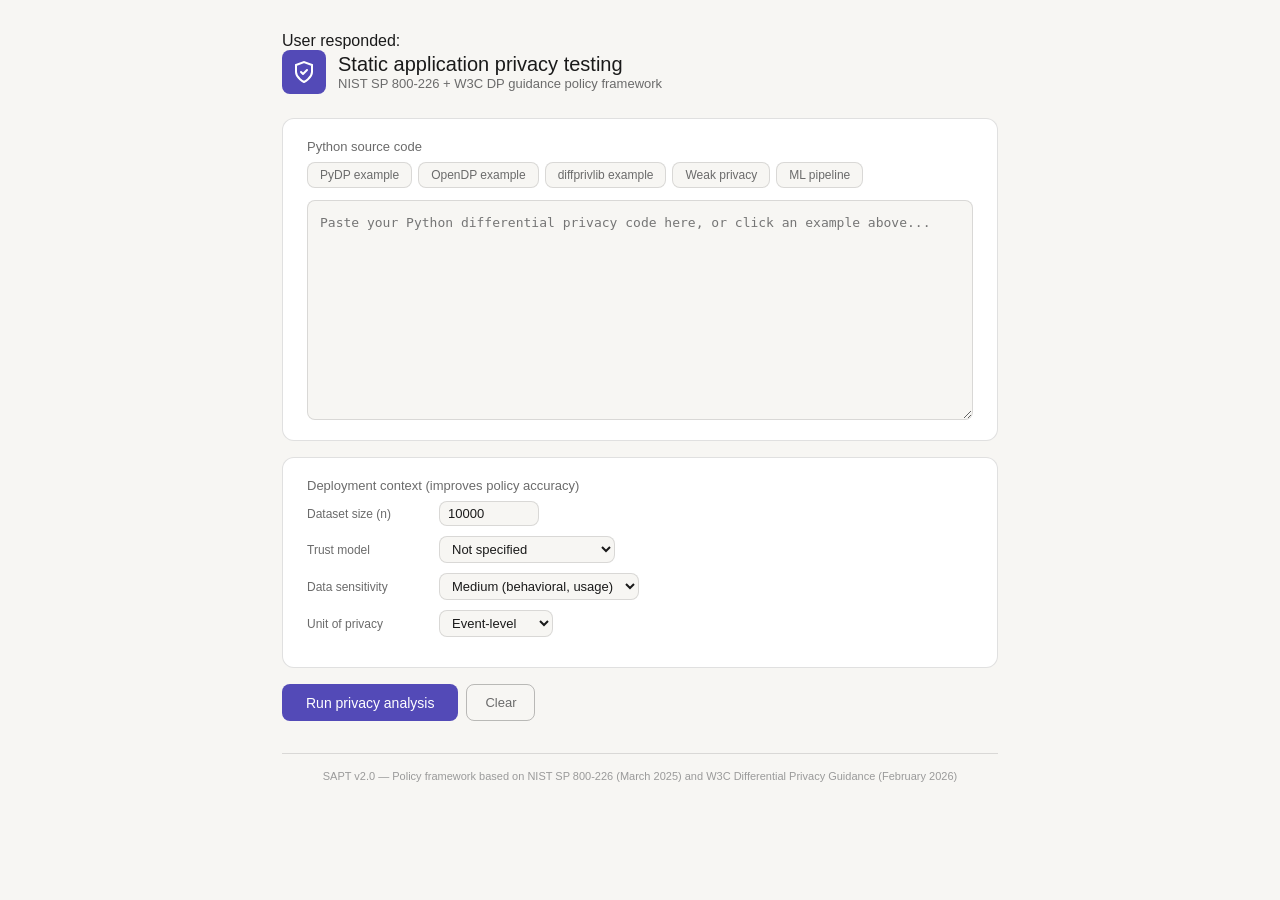
<file: posts/sapt-original.html>
User responded: <!DOCTYPE html><html lang="en"><head><meta charset="UTF-8"><meta name="viewport" content="width=device-width, initial-scale=1.0"><title>SAPT — Static Application Privacy Testing | NIST 800-226 + W3C Policy Framework</title><style>:root {  --font-sans: -apple-system, BlinkMacSystemFont, 'Segoe UI', Roboto, sans-serif;  --font-mono: 'SF Mono', 'Fira Code', 'Consolas', monospace;  --color-background-primary: #ffffff;  --color-background-secondary: #f7f6f3;  --color-text-primary: #1a1a1a;  --color-text-secondary: #6b6b6b;  --color-text-tertiary: #9a9a9a;  --color-border-tertiary: rgba(0,0,0,0.12);  --color-border-secondary: rgba(0,0,0,0.25);  --border-radius-md: 8px;  --border-radius-lg: 12px;}@media (prefers-color-scheme: dark) {  :root {    --color-background-primary: #1e1e1e;    --color-background-secondary: #2a2a2a;    --color-text-primary: #e0e0e0;    --color-text-secondary: #a0a0a0;    --color-text-tertiary: #707070;    --color-border-tertiary: rgba(255,255,255,0.12);    --color-border-secondary: rgba(255,255,255,0.25);  }}* { box-sizing: border-box; margin: 0; padding: 0; }body { font-family: var(--font-sans); color: var(--color-text-primary); background: var(--color-background-secondary); padding: 2rem; max-width: 780px; margin: 0 auto; }.hdr { display: flex; align-items: center; gap: 12px; margin-bottom: 1.5rem; }.logo { width: 44px; height: 44px; border-radius: var(--border-radius-md); background: #534AB7; display: flex; align-items: center; justify-content: center; }.logo svg { width: 24px; height: 24px; }.pnl { background: var(--color-background-primary); border: 0.5px solid var(--color-border-tertiary); border-radius: var(--border-radius-lg); padding: 1.25rem 1.5rem; margin-bottom: 1rem; }.plbl { font-size: 13px; color: var(--color-text-secondary); margin-bottom: 8px; font-weight: 500; }textarea { width: 100%; min-height: 220px; font-family: var(--font-mono); font-size: 13px; line-height: 1.6; background: var(--color-background-secondary); color: var(--color-text-primary); border: 0.5px solid var(--color-border-tertiary); border-radius: var(--border-radius-md); padding: 12px; resize: vertical; }textarea:focus { outline: none; border-color: var(--color-border-secondary); }.btnr { display: flex; gap: 8px; margin: 12px 0; }.bp { background: #534AB7; color: #fff; border: none; border-radius: var(--border-radius-md); padding: 10px 24px; font-size: 14px; font-weight: 500; cursor: pointer; }.bp:hover { background: #3C3489; }.bs { background: transparent; color: var(--color-text-secondary); border: 0.5px solid var(--color-border-secondary); border-radius: var(--border-radius-md); padding: 10px 18px; font-size: 13px; cursor: pointer; }.bs:hover { background: var(--color-background-secondary); }.mg { display: grid; grid-template-columns: repeat(4, 1fr); gap: 12px; margin-bottom: 1rem; }.mc { background: var(--color-background-secondary); border-radius: var(--border-radius-md); padding: 1rem; }.ml { font-size: 12px; color: var(--color-text-secondary); margin-bottom: 4px; }.mv { font-size: 22px; font-weight: 500; }.mh { font-size: 11px; color: var(--color-text-tertiary); margin-top: 2px; }.chips { display: flex; flex-wrap: wrap; gap: 6px; margin-bottom: 12px; }.chip { font-size: 12px; padding: 5px 12px; border-radius: var(--border-radius-md); background: var(--color-background-secondary); color: var(--color-text-secondary); cursor: pointer; border: 0.5px solid var(--color-border-tertiary); }.chip:hover { background: #EEEDFE; color: #3C3489; border-color: #AFA9EC; }.tb { display: flex; gap: 0; border-bottom: 0.5px solid var(--color-border-tertiary); margin-bottom: 1rem; flex-wrap: wrap; }.tab { padding: 8px 14px; font-size: 13px; color: var(--color-text-secondary); cursor: pointer; border-bottom: 2px solid transparent; font-weight: 400; white-space: nowrap; }.tab.active { color: #534AB7; border-bottom-color: #534AB7; font-weight: 500; }.tab:hover { color: var(--color-text-primary); }.fd { border-left: 3px solid; padding: 10px 14px; margin-bottom: 8px; border-radius: 0; background: var(--color-background-secondary); }.fd.crit { border-color: #E24B4A; }.fd.warn { border-color: #EF9F27; }.fd.info { border-color: #378ADD; }.fd.pass { border-color: #639922; }.fh { display: flex; align-items: center; gap: 8px; margin-bottom: 4px; flex-wrap: wrap; }.ft { font-size: 13px; font-weight: 500; }.fdd { font-size: 13px; color: var(--color-text-secondary); line-height: 1.5; }.src { font-size: 11px; color: var(--color-text-tertiary); margin-top: 4px; font-style: italic; }.pill { font-size: 11px; font-weight: 500; padding: 2px 8px; border-radius: var(--border-radius-md); display: inline-block; }.lb { display: inline-flex; align-items: center; gap: 4px; font-size: 11px; padding: 2px 8px; border-radius: var(--border-radius-md); font-weight: 500; }.lb-nist { background: #EEEDFE; color: #3C3489; }.lb-w3c { background: #E1F5EE; color: #085041; }.pyrow { display: flex; align-items: center; gap: 12px; padding: 10px 14px; border-bottom: 0.5px solid var(--color-border-tertiary); }.pyrow:last-child { border-bottom: none; }.pyico { width: 28px; height: 28px; border-radius: 50%; display: flex; align-items: center; justify-content: center; font-size: 13px; flex-shrink: 0; }.ico-pass { background: #EAF3DE; color: #27500A; }.ico-fail { background: #FCEBEB; color: #791F1F; }.ico-warn { background: #FAEEDA; color: #633806; }.ico-na { background: var(--color-background-secondary); color: var(--color-text-tertiary); }.pylbl { font-size: 13px; font-weight: 500; }.pysub { font-size: 12px; color: var(--color-text-secondary); }.ctbl { width: 100%; font-size: 13px; border-collapse: collapse; }.ctbl th { text-align: left; color: var(--color-text-secondary); font-weight: 500; padding: 6px 8px; border-bottom: 0.5px solid var(--color-border-tertiary); }.ctbl td { padding: 6px 8px; border-bottom: 0.5px solid var(--color-border-tertiary); }.mono { font-family: var(--font-mono); font-size: 12px; }.pbar { height: 8px; border-radius: 4px; background: var(--color-background-secondary); overflow: hidden; margin: 4px 0; }.pbf { height: 100%; border-radius: 4px; transition: width 0.5s; }.sumcard { margin-top: 12px; padding: 12px 14px; background: var(--color-background-secondary); border-radius: var(--border-radius-md); font-size: 13px; }.cfg-row { display: flex; align-items: center; gap: 12px; margin-bottom: 10px; flex-wrap: wrap; }.cfg-row label { font-size: 12px; color: var(--color-text-secondary); min-width: 120px; }.cfg-row input, .cfg-row select { font-size: 13px; padding: 4px 8px; background: var(--color-background-secondary); border: 0.5px solid var(--color-border-tertiary); border-radius: var(--border-radius-md); color: var(--color-text-primary); }.cfg-row input[type=number] { width: 100px; }select { appearance: auto; }.reccard { margin-bottom: 10px; padding: 10px 14px; background: var(--color-background-secondary); border-radius: var(--border-radius-md); }.reccard .rt { font-size: 13px; font-weight: 500; margin-bottom: 4px; }.reccard .rd { font-size: 13px; color: var(--color-text-secondary); line-height: 1.5; }.err { color: #E24B4A; font-size: 13px; padding: 12px; background: #FCEBEB; border-radius: var(--border-radius-md); margin: 8px 0; }</style></head><body><div class="hdr">  <div class="logo"><svg viewBox="0 0 24 24" fill="none" stroke="#fff" stroke-width="2"><path d="M12 22s8-4 8-10V5l-8-3-8 3v7c0 6 8 10 8 10z"/><path d="M9 12l2 2 4-4" stroke-linecap="round" stroke-linejoin="round"/></svg></div>  <div>    <div style="font-size:20px;font-weight:500">Static application privacy testing</div>    <div style="font-size:13px;color:var(--color-text-secondary)">NIST SP 800-226 + W3C DP guidance policy framework</div>  </div></div><div class="pnl">  <div class="plbl">Python source code</div>  <div class="chips" id="chipBar"></div>  <textarea id="codeInput" spellcheck="false" placeholder="Paste your Python differential privacy code here, or click an example above..."></textarea></div><div class="pnl">  <div class="plbl">Deployment context (improves policy accuracy)</div>  <div class="cfg-row"><label>Dataset size (n)</label><input type="number" id="cfgN" value="10000" min="1"></div>  <div class="cfg-row"><label>Trust model</label><select id="cfgTrust"><option value="central">Central (trusted curator)</option><option value="local">Local (on-device noise)</option><option value="distributed">Distributed / shuffle</option><option value="unknown" selected>Not specified</option></select></div>  <div class="cfg-row"><label>Data sensitivity</label><select id="cfgSens"><option value="high">High (medical, financial, PII)</option><option value="medium" selected>Medium (behavioral, usage)</option><option value="low">Low (aggregate, non-PII)</option></select></div>  <div class="cfg-row"><label>Unit of privacy</label><select id="cfgUnit"><option value="user">User-level</option><option value="event" selected>Event-level</option><option value="unknown">Not specified</option></select></div></div><div class="btnr">  <button class="bp" id="runBtn">Run privacy analysis</button>  <button class="bs" id="clearBtn">Clear</button></div><div id="errorBox"></div><div id="results" style="display:none">  <div class="mg" id="metricsGrid"></div>  <div class="pnl">    <div class="tb" id="tabBar"></div>    <div id="tabContent"></div>  </div></div><div style="margin-top:2rem;padding-top:1rem;border-top:0.5px solid var(--color-border-tertiary);font-size:11px;color:var(--color-text-tertiary);text-align:center;">  SAPT v2.0 — Policy framework based on NIST SP 800-226 (March 2025) and W3C Differential Privacy Guidance (February 2026)</div><script>var EXAMPLES = {  pydp: "import pydp as dp\nfrom pydp.algorithms.laplacian import BoundedMean, BoundedSum, Count\n\nepsilon = 0.5\ndelta = 1e-5\n\nmean_age = BoundedMean(epsilon=0.5, lower_bound=18, upper_bound=90, dtype=\"float\")\nmean_age.quick_result(ages)\n\nsum_income = BoundedSum(epsilon=0.3, lower_bound=0, upper_bound=500000, dtype=\"float\")\nsum_income.quick_result(incomes)\n\ncount_users = Count(epsilon=0.2, dtype=\"int\")\ncount_users.quick_result(users)\n\nmean_age2 = BoundedMean(epsilon=0.4, lower_bound=18, upper_bound=90, dtype=\"float\")\nmean_age2.quick_result(ages)",  opendp: "import opendp.prelude as dp\ndp.enable_features(\"contrib\", \"honest-but-curious\")\n\nspace = dp.atom_domain(T=float), dp.absolute_distance(T=float)\n\nbounded = (\n    dp.t.make_clamp(bounds=(0.0, 100.0)) >>\n    dp.t.make_bounded_resize(size=1000, bounds=(0.0, 100.0), constant=50.0) >>\n    dp.t.make_sized_bounded_mean(size=1000, bounds=(0.0, 100.0))\n)\n\nnoisy_mean = bounded >> dp.m.then_laplace(scale=1.5)\nnoisy_sum = bounded >> dp.m.then_gaussian(scale=2.0)\n\nprint(\"Epsilon for mean:\", noisy_mean.map(d_in=1.0))\n\ncomposed = dp.c.make_basic_composition([noisy_mean, noisy_sum])",  diffprivlib: "from diffprivlib.models import GaussianNB, LogisticRegression\nfrom diffprivlib.mechanisms import Laplace, Gaussian\nfrom diffprivlib.tools import mean, var\nimport numpy as np\n\nclf = GaussianNB(epsilon=1.0, bounds=[(0, 1)] * 4)\nclf.fit(X_train, y_train)\n\nlr = LogisticRegression(epsilon=2.0, data_norm=5.0)\nlr.fit(X_train, y_train)\n\nlap = Laplace(epsilon=0.5, sensitivity=1.0)\nprivate_count = lap.randomise(true_count)\n\ngauss = Gaussian(epsilon=0.8, delta=1e-5, sensitivity=1.0)\nprivate_mean = gauss.randomise(true_mean)\n\ndp_mean = mean(data, epsilon=0.3, bounds=(0, 100))\ndp_var = var(data, epsilon=0.3, bounds=(0, 100))",  bad: "import pydp as dp\nfrom pydp.algorithms.laplacian import BoundedMean, BoundedSum, Count\nfrom diffprivlib.models import LogisticRegression\n\nmean_salary = BoundedMean(epsilon=50.0, lower_bound=0, upper_bound=1000000, dtype=\"float\")\nresult1 = mean_salary.quick_result(salaries)\n\nsum_vals = BoundedSum(epsilon=10, dtype=\"float\")\nsum_vals.quick_result(values)\n\nfor i in range(20):\n    q = Count(epsilon=1.0, dtype=\"int\")\n    q.quick_result(sensitive_data)\n\nlr = LogisticRegression(epsilon=100, data_norm=5.0)\nlr.fit(X_train, y_train)\n\nfrom diffprivlib.mechanisms import Gaussian\ng = Gaussian(epsilon=5, delta=0.1, sensitivity=1.0)\nresult = g.randomise(value)",  ml: "import opendp.prelude as dp\nfrom diffprivlib.models import GaussianNB, LogisticRegression\nfrom diffprivlib.mechanisms import Laplace\nimport numpy as np\n\ndp.enable_features(\"contrib\", \"honest-but-curious\")\n\nbounded = (\n    dp.t.make_clamp(bounds=(0.0, 1.0)) >>\n    dp.t.make_bounded_resize(size=5000, bounds=(0.0, 1.0), constant=0.5) >>\n    dp.t.make_sized_bounded_mean(size=5000, bounds=(0.0, 1.0))\n)\nnoisy_stats = bounded >> dp.m.then_laplace(scale=0.5)\n\nclf1 = GaussianNB(epsilon=0.8, bounds=[(0,1)]*10)\nclf1.fit(X_train, y_train)\n\nclf2 = LogisticRegression(epsilon=1.5, data_norm=3.0)\nclf2.fit(X_train, y_train)\n\nlap = Laplace(epsilon=0.3, sensitivity=1.0)\nprivate_count = lap.randomise(len(X_train))\n\ncomposed = dp.c.make_basic_composition([noisy_stats])"};var activeTab = "nist";var analysisResult = null;var analysisCtx = null;function init() {  var chipBar = document.getElementById("chipBar");  var labels = {pydp:"PyDP example", opendp:"OpenDP example", diffprivlib:"diffprivlib example", bad:"Weak privacy", ml:"ML pipeline"};  var keys = ["pydp","opendp","diffprivlib","bad","ml"];  for (var i = 0; i < keys.length; i++) {    var span = document.createElement("span");    span.className = "chip";    span.textContent = labels[keys[i]];    span.setAttribute("data-key", keys[i]);    span.addEventListener("click", function() {      document.getElementById("codeInput").value = EXAMPLES[this.getAttribute("data-key")];    });    chipBar.appendChild(span);  }  document.getElementById("runBtn").addEventListener("click", runAnalysis);  document.getElementById("clearBtn").addEventListener("click", clearAll);}function clearAll() {  document.getElementById("codeInput").value = "";  document.getElementById("results").style.display = "none";  document.getElementById("errorBox").innerHTML = "";}function runAnalysis() {  document.getElementById("errorBox").innerHTML = "";  var code = document.getElementById("codeInput").value.trim();  if (!code) {    document.getElementById("errorBox").innerHTML = '<div class="err">Please paste Python code or select an example first.</div>';    return;  }  try {    var ctx = {      n: parseInt(document.getElementById("cfgN").value) || 10000,      trust: document.getElementById("cfgTrust").value,      sens: document.getElementById("cfgSens").value,      unit: document.getElementById("cfgUnit").value    };    var result = analyze(code, ctx);    analysisResult = result;    analysisCtx = ctx;    activeTab = "nist";    renderAll(result, ctx);    document.getElementById("results").style.display = "block";  } catch(e) {    document.getElementById("errorBox").innerHTML = '<div class="err">Analysis error: ' + e.message + '</div>';  }}function analyze(code, ctx) {  var R = {    libs: [], eps: [], deltas: [], mechs: [], findings: [],    queries: 0, hasBounds: true, hasLoops: false, loopQ: 0,    refs: [], nist: [], w3c: [], pyramid: [],    hasComposition: false, hasClamp: false, usesTested: false, hasMap: false,    totalEps: 0, maxEps: 0, minEps: 0,    sourceCode: code  };  var lines = code.split("\n");  if (/import\s+pydp|from\s+pydp/.test(code)) R.libs.push("PyDP");  if (/import\s+opendp|from\s+opendp/.test(code)) R.libs.push("OpenDP");  if (/import\s+diffprivlib|from\s+diffprivlib/.test(code)) R.libs.push("diffprivlib");  var epRe = /epsilon\s*[=:]\s*([\d.eE\-+]+)/g;  var em;  while ((em = epRe.exec(code)) !== null) {    var val = parseFloat(em[1]);    if (!isNaN(val) && val > 0) {      var ln = code.substring(0, em.index).split("\n").length;      R.eps.push({value: val, line: ln});      R.refs.push({value: val, line: ln, ctx: (lines[ln - 1] || "").trim()});    }  }  var dlRe = /delta\s*[=:]\s*([\d.eE\-+]+)/g;  while ((em = dlRe.exec(code)) !== null) {    var dv = parseFloat(em[1]);    if (!isNaN(dv)) {      var dln = code.substring(0, em.index).split("\n").length;      R.deltas.push({value: dv, line: dln});    }  }  var mechList = [    [/BoundedMean/g, "Bounded mean", "PyDP"],    [/BoundedSum/g, "Bounded sum", "PyDP"],    [/Count\(/g, "Count", "PyDP"],    [/then_laplace/g, "Laplace mechanism", "OpenDP"],    [/then_gaussian/g, "Gaussian mechanism", "OpenDP"],    [/make_basic_composition/g, "Basic composition", "OpenDP"],    [/make_clamp/g, "Clamping transform", "OpenDP"],    [/Laplace\(/g, "Laplace mechanism", "diffprivlib"],    [/Gaussian\(/g, "Gaussian mechanism", "diffprivlib"],    [/GaussianNB/g, "Gaussian Naive Bayes", "diffprivlib"],    [/LogisticRegression/g, "Logistic regression", "diffprivlib"]  ];  for (var mi = 0; mi < mechList.length; mi++) {    var mm = code.match(mechList[mi][0]);    if (mm) {      R.mechs.push({name: mechList[mi][1], lib: mechList[mi][2], count: mm.length});      R.queries += mm.length;    }  }  var loopMatch = code.match(/for\s+\w+\s+in\s+range\((\d+)\)/);  if (loopMatch) {    R.hasLoops = true;    R.loopQ = parseInt(loopMatch[1]);    R.queries += R.loopQ - 1;  }  var bsMatch = code.match(/BoundedSum\([^)]*\)/);  if (bsMatch && !/lower_bound/.test(bsMatch[0])) R.hasBounds = false;  R.hasComposition = /make_basic_composition|make_sequential_composition/.test(code);  R.hasClamp = /make_clamp/.test(code);  R.usesTested = R.libs.length > 0;  R.hasMap = /\.map\(/.test(code);  R.hasGaussianNoDelta = /Gaussian\(|then_gaussian/.test(code) && R.deltas.length === 0;  R.hasSensitivity = /sensitivity\s*[=:]\s*[\d.]/.test(code);  R.usesRawMech = /Laplace\(|Gaussian\(/.test(code);  R.hasFloatType = /dtype\s*=\s*["']float|T=float/.test(code);  R.usesLaplace = /Laplace\(|then_laplace/.test(code);  R.hasEnableFeatures = /enable_features/.test(code);  R.usesOpenDP = R.libs.indexOf("OpenDP") >= 0;  R.hasBoundsOnML = true;  var gnbNoBounds = code.match(/GaussianNB\([^)]*\)/g);  if (gnbNoBounds) {    for (var mbi = 0; mbi < gnbNoBounds.length; mbi++) {      if (!/bounds/.test(gnbNoBounds[mbi])) R.hasBoundsOnML = false;    }  }  var lrNoNorm = code.match(/LogisticRegression\([^)]*\)/g);  R.hasMissingDataNorm = false;  if (lrNoNorm) {    for (var lri = 0; lri < lrNoNorm.length; lri++) {      if (!/data_norm/.test(lrNoNorm[lri])) R.hasMissingDataNorm = true;    }  }  R.rawDataAfterDP = false;  var dpQueryLine = -1;  for (var lai = 0; lai < lines.length; lai++) {    if (/quick_result|randomise|randomize|\.release\(|\.fit\(/.test(lines[lai])) dpQueryLine = lai;    if (dpQueryLine >= 0 && lai > dpQueryLine && /print\s*\(.*(?:salaries|ages|incomes|sensitive|X_train|y_train|raw|original)/.test(lines[lai])) {      R.rawDataAfterDP = true; break;    }  }  var totE = 0;  for (var ei = 0; ei < R.eps.length; ei++) totE += R.eps[ei].value;  var firstEps = R.eps.length > 0 ? R.eps[0].value : 1;  R.totalEps = R.hasLoops ? totE + (R.loopQ * firstEps) : totE;  R.maxEps = 0;  R.minEps = Infinity;  for (var xi = 0; xi < R.eps.length; xi++) {    if (R.eps[xi].value > R.maxEps) R.maxEps = R.eps[xi].value;    if (R.eps[xi].value < R.minEps) R.minEps = R.eps[xi].value;  }  if (R.eps.length === 0) R.minEps = 0;  doNIST(R, ctx);  doW3C(R, ctx);  doPyramid(R, ctx);  doFindings(R, ctx);  return R;}function doNIST(R, ctx) {  var src = R.sourceCode;  var n = ctx.n;  var H = [];  var maxE = R.maxEps;  if (maxE <= 0) H.push({id:1,s:"na",t:"Large epsilon values",d:"No epsilon values detected in code.",r:"NIST SP 800-226 §2.2"});  else if (maxE < 1) H.push({id:1,s:"pass",t:"Epsilon values within safe range",d:"Maximum epsilon is " + maxE + ". NIST considers epsilon < 1 to be reasonable, and values around 0.1 provide strong protection.",r:"NIST SP 800-226 §2.2, Hazard 1"});  else if (maxE <= 10) H.push({id:1,s:"warn",t:"Elevated epsilon detected",d:"Maximum epsilon is " + maxE + ". NIST notes values between 1 and 10 have been deployed but may not provide meaningful real-world privacy. Values at the larger end can leave outliers vulnerable.",r:"NIST SP 800-226 §2.2, Hazard 1"});  else H.push({id:1,s:"fail",t:"Excessive epsilon — minimal privacy",d:"Maximum epsilon is " + maxE + ". NIST warns large epsilon values may not provide meaningful privacy. Values >= 10 can leave outliers fully vulnerable to identification.",r:"NIST SP 800-226 §2.2, Hazard 1"});  var maxD = null;  for (var di = 0; di < R.deltas.length; di++) {    if (maxD === null || R.deltas[di].value > maxD) maxD = R.deltas[di].value;  }  var dThresh = 1 / (n * n);  if (maxD === null && R.hasGaussianNoDelta) H.push({id:2,s:"fail",t:"Gaussian mechanism requires delta — none found",d:"Gaussian noise provides (epsilon,delta)-DP, but no delta parameter was detected. Without delta, the privacy guarantee is undefined. Set delta <= 1/n² = " + dThresh.toExponential(1) + ".",r:"NIST SP 800-226 §2.3, Hazard 2"});  else if (maxD === null) H.push({id:2,s:"info",t:"No (epsilon,delta)-DP detected",d:"No delta parameter found. If using pure epsilon-DP (Laplace), this hazard does not apply. If using Gaussian mechanism, delta must be specified.",r:"NIST SP 800-226 §2.3, Hazard 2"});  else if (maxD <= dThresh) H.push({id:2,s:"pass",t:"Delta within safe threshold",d:"Delta = " + maxD.toExponential(1) + " satisfies delta <= 1/n² (" + dThresh.toExponential(1) + " for n=" + n + "). Avoids catastrophic failure.",r:"NIST SP 800-226 §2.3, Hazard 2"});  else if (maxD <= 1/n) H.push({id:2,s:"warn",t:"Delta above recommended threshold",d:"Delta = " + maxD.toExponential(1) + " exceeds 1/n² = " + dThresh.toExponential(1) + " but is below 1/n. NIST warns the mechanism could provide NO privacy for rare events.",r:"NIST SP 800-226 §2.3, Hazard 2"});  else H.push({id:2,s:"fail",t:"Delta dangerously high — catastrophic failure risk",d:"Delta = " + maxD + " far exceeds 1/n² = " + dThresh.toExponential(1) + ". The mechanism could release one person's exact data with no noise. Set delta <= 1/n².",r:"NIST SP 800-226 §2.3, Hazard 2"});  if (ctx.unit === "event") H.push({id:3,s:"warn",t:"Event-level privacy is deceptively weak",d:"Event-level DP protects individual events but not people. An adversary can learn about individuals who contribute many events (repeat visits, transactions). NIST recommends user-level privacy.",r:"NIST SP 800-226 §2.4.2, Hazard 3"});  else if (ctx.unit === "user") H.push({id:3,s:"pass",t:"User-level privacy selected",d:"User-level privacy provides the strongest per-individual guarantee. Recommended default under NIST SP 800-226.",r:"NIST SP 800-226 §2.4.2, Hazard 3"});  else H.push({id:3,s:"info",t:"Unit of privacy not specified",d:"NIST warns event-level privacy can be deceptively weak. Specify whether your system uses user-level or event-level privacy.",r:"NIST SP 800-226 §2.4.2, Hazard 3"});  H.push({id:4,s:ctx.unit==="user"?"pass":"warn",t:"Unit of privacy alignment",d:ctx.unit==="user"?"User-level privacy ensures DP guarantees align with per-person protection goals.":"If the difference between two scenarios is not captured by the unit of privacy, DP may not prevent an adversary from distinguishing them. Verify alignment with threat model.",r:"NIST SP 800-226 §2.4.2, Hazard 4"});  if (ctx.unit !== "user") H.push({id:5,s:"warn",t:"Non-user-level unit provides weaker protection",d:"NIST states user-level privacy is the strong recommended setting. Other settings may provide significantly weaker protection.",r:"NIST SP 800-226 §2.4.2, Hazard 5"});  else H.push({id:5,s:"pass",t:"Strong privacy unit in use",d:"User-level privacy is the strongest practical setting for the unit of privacy.",r:"NIST SP 800-226 §2.4.2, Hazard 5"});  var uniqueDeltas = {};  for (var udi = 0; udi < R.deltas.length; udi++) uniqueDeltas[R.deltas[udi].value] = true;  var udCount = Object.keys(uniqueDeltas).length;  if (udCount > 1) H.push({id:6,s:"warn",t:"Multiple delta values used",d:udCount + " distinct delta values detected. NIST warns guarantees with different delta values are not directly comparable. Unify delta across mechanisms.",r:"NIST SP 800-226 §2.5, Hazard 6"});  else H.push({id:6,s:"pass",t:"Delta consistency",d:"Single or no delta value used — no comparability issue.",r:"NIST SP 800-226 §2.5, Hazard 6"});  if (R.libs.length > 1) H.push({id:7,s:"warn",t:"Multiple libraries may use different privacy units",d:"Different DP libraries may define the unit of privacy differently. Guarantees with different units are not directly comparable.",r:"NIST SP 800-226 §2.5, Hazard 7"});  else H.push({id:7,s:"pass",t:"Consistent privacy unit",d:"Single DP library ensures consistent definition of the unit of privacy across all queries.",r:"NIST SP 800-226 §2.5, Hazard 7"});  H.push({id:8,s:"info",t:"DP variant conversion",d:"If converting between DP variants (Rényi DP, zCDP, etc.), always publish original parameters alongside converted (epsilon,delta) values.",r:"NIST SP 800-226 §2.5, Hazard 8"});  H.push({id:9,s:"info",t:"Non-DP release contamination",d:"If any non-DP statistics are released from the same dataset, the DP release does NOT mitigate those privacy risks. Assess total impact of ALL releases together.",r:"NIST SP 800-226 §2.6, Hazard 9"});  if (R.usesTested && R.usesLaplace && R.hasFloatType) H.push({id:10,s:"warn",t:"DP library used, but floating-point risk (Mironov 2011)",d:"Code uses " + R.libs.join(", ") + " with Laplace on floating-point types. Mironov (2011) showed standard floating-point Laplace leaks information via rounding. Use snapping mechanism or discrete Laplace variants.",r:"NIST SP 800-226 §3, Hazard 10"});  else if (R.usesTested) H.push({id:10,s:"pass",t:"Uses well-tested DP library",d:"Code uses " + R.libs.join(", ") + " — established libraries recommended by NIST over custom implementations.",r:"NIST SP 800-226 §3, Hazard 10"});  else H.push({id:10,s:"fail",t:"No recognized DP library detected",d:"NIST strongly recommends using well-tested DP libraries instead of custom implementations.",r:"NIST SP 800-226 §3, Hazard 10"});  H.push({id:11,s:ctx.sens==="high"?"warn":"info",t:"Systemic bias risk",d:"DP noise impacts smaller subgroups disproportionately. For high-sensitivity data, verify minority subgroups are not rendered invisible. The 2020 Census showed American Indian populations reduced to zero at epsilon=1.",r:"NIST SP 800-226 §3.3.1, Hazard 11"});  var dpOutputPat = /quick_result|randomise|randomize|\.release|noisy_|private_|dp_|then_laplace|then_gaussian|make_basic_composition/;  var hasPostProc = false;  if (dpOutputPat.test(src) && !/make_clamp/.test(src)) {    var srcLines = src.split("\n");    for (var ppi = 0; ppi < srcLines.length; ppi++) {      if (/clip|max\s*\(\s*0|round\s*\(|abs\s*\(|\.astype\s*\(int\)/.test(srcLines[ppi]) && dpOutputPat.test(srcLines[Math.max(0,ppi-3)] + srcLines[Math.max(0,ppi-2)] + srcLines[Math.max(0,ppi-1)] + srcLines[ppi] + (srcLines[ppi+1]||""))) {        hasPostProc = true; break;      }    }  }  H.push({id:12,s:hasPostProc?"warn":"info",t:"Human bias interventions on DP output",d:hasPostProc?"Post-processing (rounding, clipping, abs) detected near DP mechanism output. NIST warns well-intentioned corrections applied to noisy DP results can introduce systematic statistical bias that undermines accuracy guarantees.":"No post-processing of DP outputs detected. Before deploying interventions to address bias in DP results, carefully consider whether they introduce new statistical biases.",r:"NIST SP 800-226 §3.3.2, Hazard 12"});  H.push({id:13,s:"info",t:"Statistical bias from DP mechanisms",d:"DP mechanisms can introduce statistical bias. Post-processing steps create systematic bias that should be measured, quantified, and reported.",r:"NIST SP 800-226 §3.3.3, Hazard 13"});  var hasResize = /make_bounded_resize|bounded_resize/.test(src);  if (R.hasLoops || hasResize) H.push({id:14,s:"warn",t:"User contribution bounding affects noise",d:"When users contribute multiple records, additional noise is needed for user-level privacy. Bounding contributions requires calibrating noise to the bound.",r:"NIST SP 800-226 §3.4.1, Hazard 14"});  else H.push({id:14,s:"info",t:"User contribution bounds",d:"If individuals contribute multiple records, ensure sensitivity and noise are calibrated to the bounded contribution count.",r:"NIST SP 800-226 §3.4.1, Hazard 14"});  R.nist = H;}function doW3C(R, ctx) {  var W = [];  if (ctx.trust === "central") W.push({id:"4.1",s:"warn",t:"Central trust model — users must trust curator",d:"In the central model, participants submit true values to a trusted server. Users must fully trust the data collector. A data breach nullifies all DP guarantees for leaked records.",r:"W3C DP Guidance §4.1"});  else if (ctx.trust === "local") W.push({id:"4.1",s:"pass",t:"Local model — no trusted third party needed",d:"Participants add noise on-device before sharing. No party sees raw individual data. Strongest trust guarantees, at the cost of reduced accuracy.",r:"W3C DP Guidance §4.1"});  else if (ctx.trust === "distributed") W.push({id:"4.1",s:"pass",t:"Distributed model — reduced trust requirements",d:"Hybrid approaches (secure computation, shuffle model) reduce trust compared to central model while maintaining better accuracy than local DP.",r:"W3C DP Guidance §4.1"});  else W.push({id:"4.1",s:"info",t:"Trust model not specified",d:"W3C guidance asks: who do users trust, and who are they protected from? Specify central, local, or distributed model.",r:"W3C DP Guidance §4.1"});  if (R.mechs.length > 0) {    var names = [];    for (var wi = 0; wi < R.mechs.length; wi++) names.push(R.mechs[wi].name);    W.push({id:"4.2",s:"pass",t:"Deniability mechanisms identified",d:"Mechanisms detected: " + names.join(", ") + ". These provide plausible deniability through perturbation.",r:"W3C DP Guidance §4.2"});  } else {    W.push({id:"4.2",s:"fail",t:"No deniability mechanism detected",d:"No recognized perturbation, thresholding, or dummy submission mechanisms were found in the code.",r:"W3C DP Guidance §4.2"});  }  if (R.maxEps > 0 && R.maxEps <= 1) W.push({id:"4.3",s:"pass",t:"Strong privacy level",d:"Maximum epsilon = " + R.maxEps + ". Values <= 1 provide strong per-query protection.",r:"W3C DP Guidance §4.3"});  else if (R.maxEps > 1 && R.maxEps <= 10) W.push({id:"4.3",s:"warn",t:"Moderate privacy level",d:"Maximum epsilon = " + R.maxEps + ". W3C warns: saying a system 'provides DP guarantees' tells you nothing about protection strength.",r:"W3C DP Guidance §4.3"});  else if (R.maxEps > 10) W.push({id:"4.3",s:"fail",t:"Weak privacy level",d:"Maximum epsilon = " + R.maxEps + ". Minimal practical privacy. Apple uses epsilon 2–8, Google ~9 at massive scale with local DP.",r:"W3C DP Guidance §4.3"});  else W.push({id:"4.3",s:"na",t:"No epsilon detected",d:"No epsilon parameters found to evaluate.",r:"W3C DP Guidance §4.3"});  if (R.hasLoops) W.push({id:"4.4",s:"fail",t:"Privacy budget exhaustion risk in loop",d:"Queries in a loop (" + R.loopQ + " iterations) rapidly exhaust the budget. W3C warns: systems must stop adding data when budget is spent.",r:"W3C DP Guidance §4.4"});  else if (R.totalEps > 5) W.push({id:"4.4",s:"warn",t:"High cumulative budget consumption",d:"Total epsilon = " + R.totalEps.toFixed(2) + ". W3C states systems must account for exhausted budgets.",r:"W3C DP Guidance §4.4"});  else W.push({id:"4.4",s:"pass",t:"Privacy budget within manageable range",d:"Total epsilon = " + R.totalEps.toFixed(2) + ". Ensure production deployment tracks cumulative spend.",r:"W3C DP Guidance §4.4"});  var multiDim = R.mechs.length > 2 || R.eps.length > 3;  W.push({id:"4.5",s:multiDim?"warn":"info",t:"Multi-dimensional data considerations",d:multiDim ? R.mechs.length + " mechanisms and " + R.eps.length + " epsilon values suggest multi-dimensional analysis. Most DP research covers single-dimensional data." : "Verify data dimensionality is accounted for. Implicit dimensions (HTTP headers, timestamps) also count.",r:"W3C DP Guidance §4.5"});  W.push({id:"4.6",s:"info",t:"User empowerment assessment",d:"W3C urges: is DP used to empower users or to serve system owners? DP's mathematical promises are not a replacement for consent and human-centered design.",r:"W3C DP Guidance §4.6"});  R.w3c = W;}function doPyramid(R, ctx) {  var P = [];  P.push({layer:"Privacy parameters (epsilon, delta)",s:R.maxEps > 0 && R.maxEps < 1 ? "pass" : R.maxEps <= 10 ? "warn" : R.maxEps > 0 ? "fail" : "na", d:R.maxEps > 0 ? "Epsilon range: " + R.minEps.toFixed(2) + " – " + R.maxEps.toFixed(2) + ". " + (R.maxEps < 1 ? "Strong parameters." : R.maxEps <= 10 ? "Moderate — review against data sensitivity." : "Weak — recalibrate.") : "No epsilon detected."});  P.push({layer:"Unit of privacy",s:ctx.unit==="user"?"pass":ctx.unit==="event"?"warn":"info",d:ctx.unit==="user"?"User-level (recommended strongest).":ctx.unit==="event"?"Event-level — weaker than user-level.":"Not specified."});  P.push({layer:"Algorithm design and correctness",s:R.usesTested?(R.hasClamp?"pass":"warn"):"fail",d:R.usesTested?R.libs.join(", ") + ". " + (R.hasClamp?"Input clamping detected.":"No explicit clamping — sensitivity may be unconstrained."):"No recognized DP library."});  P.push({layer:"Utility assessment",s:R.hasMap||R.hasComposition?"pass":"info",d:R.hasMap?"Privacy map detected.":R.hasComposition?"Composition detected.":"No explicit utility measurement. NIST recommends measuring accuracy."});  P.push({layer:"Bias evaluation",s:ctx.sens==="high"?"warn":"info",d:ctx.sens==="high"?"High-sensitivity data: measure bias across demographics.":"Evaluate whether DP noise creates bias for minority subgroups."});  P.push({layer:"Query model and side channels",s:R.hasLoops?"warn":"info",d:R.hasLoops?"Loop-based queries (" + R.loopQ + " iterations). Must track and cap budget.":"Determine batch vs interactive model. Mitigate side channels."});  P.push({layer:"Trust model",s:ctx.trust==="local"||ctx.trust==="distributed"?"pass":ctx.trust==="central"?"warn":"info",d:ctx.trust!=="unknown"?ctx.trust.charAt(0).toUpperCase()+ctx.trust.slice(1)+" model selected.":"Not specified."});  P.push({layer:"Security and access control",s:"info",d:"DP does NOT protect raw data at rest. Implement encryption and access controls independently."});  P.push({layer:"Data collection exposure",s:ctx.trust==="local"?"pass":"warn",d:ctx.trust==="local"?"Local model minimizes collection exposure.":"Raw data exposed during collection. Secure transport and minimize retention."});  R.pyramid = P;}function doFindings(R, ctx) {  for (var fi = 0; fi < R.eps.length; fi++) {    var e = R.eps[fi];    if (e.value > 10) R.findings.push({sev:"crit",t:"Excessive epsilon (" + e.value + ") at line " + e.line,d:"Provides virtually no privacy. NIST considers >= 10 as leaving outliers vulnerable. Reduce to < 1."});    else if (e.value > 3) R.findings.push({sev:"warn",t:"High epsilon (" + e.value + ") at line " + e.line,d:"Weak DP. Attacker can distinguish neighboring datasets with high confidence."});    else if (e.value > 1) R.findings.push({sev:"info",t:"Moderate epsilon (" + e.value + ") at line " + e.line,d:"Within commonly deployed range but permits noticeable leakage per query."});    else R.findings.push({sev:"pass",t:"Strong epsilon (" + e.value + ") at line " + e.line,d:"Strong per-query privacy protection."});  }  var dThresh = 1 / (ctx.n * ctx.n);  for (var dfi = 0; dfi < R.deltas.length; dfi++) {    var dd = R.deltas[dfi];    if (dd.value > 1/ctx.n) R.findings.push({sev:"crit",t:"Delta " + dd.value + " at line " + dd.line + " — catastrophic failure",d:"Exceeds 1/n. Mechanism could release exact data. Set delta <= 1/n² = " + dThresh.toExponential(1) + "."});    else if (dd.value > dThresh) R.findings.push({sev:"warn",t:"Delta " + dd.value.toExponential(1) + " above 1/n² at line " + dd.line,d:"NIST recommends delta <= " + dThresh.toExponential(1) + " for n=" + ctx.n + "."});  }  if (R.hasLoops) R.findings.push({sev:"crit",t:"DP queries in loop (" + R.loopQ + " iterations)",d:"Each iteration spends budget. Effective epsilon = " + (R.loopQ * (R.eps.length > 0 ? R.eps[0].value : 1)).toFixed(1) + " for loop alone."});  if (!R.hasBounds && R.libs.length > 0) R.findings.push({sev:"warn",t:"Missing explicit bounds",d:"Auto-detected bounds leak data range, weakening DP guarantees."});  if (R.libs.length > 1) R.findings.push({sev:"warn",t:"Multiple DP libraries (" + R.libs.join(", ") + ")",d:"Each library tracks budget independently."});  if (R.hasComposition) R.findings.push({sev:"pass",t:"Formal composition detected",d:"Code uses explicit composition for verified privacy accounting."});  if (R.hasClamp) R.findings.push({sev:"pass",t:"Input clamping applied",d:"Data clamped before aggregation — ensures bounded sensitivity."});  if (R.hasGaussianNoDelta) R.findings.push({sev:"crit",t:"Gaussian mechanism without delta parameter",d:"Gaussian noise requires (epsilon, delta)-DP. Without delta, the privacy guarantee is undefined. Add an explicit delta <= 1/n²."});  if (R.usesRawMech && !R.hasSensitivity) R.findings.push({sev:"warn",t:"Raw mechanism without explicit sensitivity",d:"Laplace/Gaussian mechanisms require correct sensitivity calibration. If sensitivity is not set, noise may be insufficient to protect privacy."});  if (R.usesLaplace && R.hasFloatType) R.findings.push({sev:"warn",t:"Floating-point vulnerability (Mironov 2011)",d:"Laplace mechanism on floating-point arithmetic is vulnerable to timing and rounding attacks. Mironov (2011) showed the snapping mechanism is needed for rigorous guarantees. Consider using discrete/snapping variants."});  if (!R.hasComposition && R.eps.length > 2) R.findings.push({sev:"warn",t:"Multiple DP queries without composition tracking",d:R.eps.length + " separate epsilon values detected with no formal composition. Total privacy loss is at least the sum of all epsilons (" + R.totalEps.toFixed(2) + "). Use make_basic_composition or equivalent."});  if (R.usesOpenDP && !R.hasEnableFeatures) R.findings.push({sev:"warn",t:"OpenDP used without enable_features()",d:"OpenDP requires explicitly enabling feature flags (e.g., 'contrib', 'honest-but-curious') to acknowledge trust assumptions. Missing flags may silently weaken guarantees."});  if (!R.hasBoundsOnML) R.findings.push({sev:"warn",t:"GaussianNB missing bounds parameter",d:"diffprivlib GaussianNB requires explicit feature bounds to calibrate noise. Without bounds, the library estimates them from data, consuming privacy budget silently."});  if (R.hasMissingDataNorm) R.findings.push({sev:"warn",t:"LogisticRegression missing data_norm",d:"diffprivlib LogisticRegression requires data_norm to bound gradient sensitivity. Without it, noise calibration may be incorrect."});  if (R.rawDataAfterDP) R.findings.push({sev:"crit",t:"Raw data accessed after DP query",d:"Printing or accessing raw sensitive data after computing DP statistics defeats the purpose of differential privacy. All downstream access should use only the noised results."});  if (R.eps.length > 1 && !R.hasComposition && !R.hasLoops) R.findings.push({sev:"info",t:"No privacy budget enforcement",d:"Multiple queries detected but no mechanism to enforce a total budget cap. In production, implement a privacy accountant to reject queries that would exceed the budget."});  R.findings.sort(function(a, b) { var o = {crit:0,warn:1,info:2,pass:3}; return o[a.sev] - o[b.sev]; });}function getScore(R, ctx) {  var s = 100;  if (R.maxEps > 10) s -= 35; else if (R.maxEps > 3) s -= 20; else if (R.maxEps > 1) s -= 8;  if (R.totalEps > 10) s -= 15; else if (R.totalEps > 5) s -= 8;  for (var si = 0; si < R.deltas.length; si++) { if (R.deltas[si].value > 1/ctx.n) s -= 15; else if (R.deltas[si].value > 1/(ctx.n*ctx.n)) s -= 5; }  if (R.hasLoops) s -= 12; if (!R.hasBounds) s -= 8; if (R.libs.length > 1) s -= 4;  if (ctx.unit !== "user") s -= 5; if (ctx.trust === "central") s -= 3;  if (R.hasGaussianNoDelta) s -= 15; if (!R.hasBoundsOnML) s -= 5; if (R.hasMissingDataNorm) s -= 3;  for (var ni = 0; ni < R.nist.length; ni++) { if (R.nist[ni].s === "pass") s += 1; if (R.nist[ni].s === "fail") s -= 3; }  for (var wi = 0; wi < R.w3c.length; wi++) { if (R.w3c[wi].s === "pass") s += 1; if (R.w3c[wi].s === "fail") s -= 3; }  if (R.hasComposition) s += 3; if (R.hasClamp) s += 3;  return Math.max(0, Math.min(100, Math.round(s)));}function scol(s) { return s >= 75 ? "#639922" : s >= 50 ? "#EF9F27" : "#E24B4A"; }function slab(s) { return s >= 85 ? "Strong" : s >= 70 ? "Moderate" : s >= 50 ? "Weak" : "Critical"; }function advComp(R) { var k = R.eps.length + (R.hasLoops ? R.loopQ : 0); if (k === 0) return 0; var ae = R.totalEps / k; var d = 1e-5; return Math.min(R.totalEps, ae * Math.sqrt(2 * k * Math.log(1 / d)) + k * ae * (Math.exp(ae) - 1)); }function pill(status) {  var map = {pass:["#EAF3DE","#27500A","PASS"],fail:["#FCEBEB","#791F1F","FAIL"],warn:["#FAEEDA","#633806","WARN"],info:["#E6F1FB","#0C447C","INFO"],na:["var(--color-background-secondary)","var(--color-text-tertiary)","N/A"]};  var v = map[status] || map["info"];  return '<span class="pill" style="background:' + v[0] + ';color:' + v[1] + '">' + v[2] + '</span>';}function ico(status) {  if (status === "pass") return '<span class="pyico ico-pass">✓</span>';  if (status === "fail") return '<span class="pyico ico-fail">✗</span>';  if (status === "warn") return '<span class="pyico ico-warn">!</span>';  return '<span class="pyico ico-na">—</span>';}function renderAll(R, ctx) {  var sc = getScore(R, ctx);  var col = scol(sc);  var nP = 0, nF = 0, wP = 0, wF = 0;  for (var i = 0; i < R.nist.length; i++) { if (R.nist[i].s === "pass") nP++; if (R.nist[i].s === "fail") nF++; }  for (var j = 0; j < R.w3c.length; j++) { if (R.w3c[j].s === "pass") wP++; if (R.w3c[j].s === "fail") wF++; }  document.getElementById("metricsGrid").innerHTML =    '<div class="mc"><div class="ml">Privacy score</div><div class="mv" style="color:'+col+'">'+sc+'/100</div><div class="mh">'+slab(sc)+' privacy</div></div>' +    '<div class="mc"><div class="ml">NIST 800-226 hazards</div><div class="mv" style="font-size:16px"><span style="color:#639922">'+nP+' pass</span> · <span style="color:'+(nF?'#E24B4A':'var(--color-text-tertiary)')+'">'+nF+' fail</span></div><div class="mh">14 hazards evaluated</div></div>' +    '<div class="mc"><div class="ml">W3C DP guidance</div><div class="mv" style="font-size:16px"><span style="color:#639922">'+wP+' pass</span> · <span style="color:'+(wF?'#E24B4A':'var(--color-text-tertiary)')+'">'+wF+' fail</span></div><div class="mh">6 dimensions evaluated</div></div>' +    '<div class="mc"><div class="ml">Total epsilon (basic)</div><div class="mv">'+R.totalEps.toFixed(2)+'</div><div class="mh">'+R.eps.length+' quer'+(R.eps.length===1?'y':'ies')+' · adv: '+advComp(R).toFixed(2)+'</div></div>';  var tabNames = [["nist","NIST 800-226"],["w3c","W3C guidance"],["pyramid","Privacy pyramid"],["findings","Code findings"],["composition","Composition"],["recs","Recommendations"]];  var tabBarHTML = "";  for (var ti = 0; ti < tabNames.length; ti++) {    tabBarHTML += '<div class="tab' + (tabNames[ti][0] === activeTab ? ' active' : '') + '" data-tab="' + tabNames[ti][0] + '">' + tabNames[ti][1] + '</div>';  }  document.getElementById("tabBar").innerHTML = tabBarHTML;  var tabs = document.getElementById("tabBar").querySelectorAll(".tab");  for (var tbi = 0; tbi < tabs.length; tbi++) {    tabs[tbi].addEventListener("click", function() {      activeTab = this.getAttribute("data-tab");      var siblings = this.parentElement.querySelectorAll(".tab");      for (var si = 0; si < siblings.length; si++) siblings[si].classList.remove("active");      this.classList.add("active");      renderTab();    });  }  renderTab();}function renderTab() {  var R = analysisResult;  var ctx = analysisCtx;  var container = document.getElementById("tabContent");  var html = "";  if (activeTab === "nist") {    html = '<div style="margin-bottom:12px;display:flex;gap:8px;flex-wrap:wrap"><span class="lb lb-nist">NIST SP 800-226</span><span style="font-size:12px;color:var(--color-text-secondary)">14 privacy hazards · March 2025</span></div>';    for (var i = 0; i < R.nist.length; i++) {      var h = R.nist[i];      var cls = h.s === "fail" ? "crit" : h.s === "warn" ? "warn" : h.s === "pass" ? "pass" : "info";      html += '<div class="fd ' + cls + '"><div class="fh">' + pill(h.s) + ' <span class="ft">Hazard ' + h.id + ': ' + h.t + '</span></div><div class="fdd">' + h.d + '</div><div class="src">' + h.r + '</div></div>';    }  } else if (activeTab === "w3c") {    html = '<div style="margin-bottom:12px;display:flex;gap:8px;flex-wrap:wrap"><span class="lb lb-w3c">W3C Privacy Working Group</span><span style="font-size:12px;color:var(--color-text-secondary)">6 review dimensions · February 2026</span></div>';    for (var wi = 0; wi < R.w3c.length; wi++) {      var w = R.w3c[wi];      var wcls = w.s === "fail" ? "crit" : w.s === "warn" ? "warn" : w.s === "pass" ? "pass" : "info";      html += '<div class="fd ' + wcls + '"><div class="fh">' + pill(w.s) + ' <span class="ft">§' + w.id + ': ' + w.t + '</span></div><div class="fdd">' + w.d + '</div><div class="src">' + w.r + '</div></div>';    }  } else if (activeTab === "pyramid") {    html = '<div style="margin-bottom:12px;font-size:12px;color:var(--color-text-secondary)">Each layer depends on the layers below it. All must pass for meaningful privacy guarantees.</div>';    for (var pi = 0; pi < R.pyramid.length; pi++) {      var p = R.pyramid[pi];      var num = R.pyramid.length - pi;      html += '<div class="pyrow">' + ico(p.s) + '<div style="flex:1"><div class="pylbl">' + num + '. ' + p.layer + '</div><div class="pysub">' + p.d + '</div></div>' + pill(p.s) + '</div>';    }  } else if (activeTab === "findings") {    if (R.findings.length === 0) {      html = '<div style="color:var(--color-text-secondary);font-size:13px;padding:1rem 0">No DP patterns detected in code.</div>';    } else {      var counts = {crit:0,warn:0,info:0,pass:0};      for (var ci = 0; ci < R.findings.length; ci++) counts[R.findings[ci].sev]++;      html = '<div style="display:flex;gap:12px;margin-bottom:12px;font-size:12px">';      if (counts.crit) html += '<span style="color:#E24B4A;font-weight:500">' + counts.crit + ' critical</span>';      if (counts.warn) html += '<span style="color:#EF9F27;font-weight:500">' + counts.warn + ' warning</span>';      if (counts.info) html += '<span style="color:#378ADD;font-weight:500">' + counts.info + ' info</span>';      if (counts.pass) html += '<span style="color:#639922;font-weight:500">' + counts.pass + ' good</span>';      html += '</div>';      for (var fi = 0; fi < R.findings.length; fi++) {        var f = R.findings[fi];        var fcls = f.sev === "crit" ? "crit" : f.sev === "warn" ? "warn" : f.sev === "pass" ? "pass" : "info";        html += '<div class="fd ' + fcls + '"><div class="fh">' + pill(f.sev === "crit" ? "fail" : f.sev) + ' <span class="ft">' + f.t + '</span></div><div class="fdd">' + f.d + '</div></div>';      }    }  } else if (activeTab === "composition") {    html = '<table class="ctbl"><thead><tr><th>Query</th><th>Library</th><th>Per-query ε</th><th>Cumulative</th></tr></thead><tbody>';    var cum = 0;    for (var ri = 0; ri < R.refs.length; ri++) {      var ref = R.refs[ri];      cum += ref.value;      var pct = Math.min(100, (cum / Math.max(R.totalEps, 0.01)) * 100);      var cx = ref.ctx.length > 45 ? ref.ctx.substring(0, 45) + "..." : ref.ctx;      html += '<tr><td style="font-size:12px;max-width:180px;overflow:hidden;text-overflow:ellipsis">' + cx + '<br><span style="color:var(--color-text-tertiary);font-size:11px">Line ' + ref.line + '</span></td><td>' + (R.libs[0] || '—') + '</td><td class="mono">' + ref.value + '</td><td><div style="display:flex;align-items:center;gap:8px"><span class="mono">' + cum.toFixed(2) + '</span><div class="pbar" style="width:80px"><div class="pbf" style="width:' + pct + '%;background:' + scol(100 - pct) + '"></div></div></div></td></tr>';    }    if (R.hasLoops) {      var loopEps = R.eps.length > 0 ? R.eps[0].value : 1;      cum += R.loopQ * loopEps;      html += '<tr><td style="font-size:12px">Loop (x' + R.loopQ + ')</td><td>—</td><td class="mono">' + loopEps + ' x ' + R.loopQ + '</td><td class="mono" style="color:#E24B4A;font-weight:500">' + cum.toFixed(2) + '</td></tr>';    }    html += '</tbody></table>';    html += '<div class="sumcard"><div style="display:flex;justify-content:space-between"><span style="color:var(--color-text-secondary)">Basic composition total</span><span style="font-weight:500;font-family:var(--font-mono)">' + R.totalEps.toFixed(2) + '</span></div>';    html += '<div style="display:flex;justify-content:space-between;margin-top:4px"><span style="color:var(--color-text-secondary)">Advanced composition (δ=1e-5)</span><span style="font-weight:500;font-family:var(--font-mono)">' + advComp(R).toFixed(2) + '</span></div></div>';  } else if (activeTab === "recs") {    var recs = [];    var nistFails = [];    for (var nfi = 0; nfi < R.nist.length; nfi++) { if (R.nist[nfi].s === "fail") nistFails.push("Hazard " + R.nist[nfi].id); }    if (nistFails.length) recs.push({t:"Address NIST hazard failures",d:nistFails.length + " hazard(s) failed: " + nistFails.join(", ") + ". Address before deployment.",r:"NIST SP 800-226"});    if (R.maxEps > 1) recs.push({t:"Reduce epsilon to below 1.0",d:"Current max: " + R.maxEps + ". NIST considers < 1 reasonable. Apple uses 2–8, Google ~9 at massive scale with local DP.",r:"NIST SP 800-226 §2.2"});    var dThresh = 1 / (ctx.n * ctx.n);    for (var rdi = 0; rdi < R.deltas.length; rdi++) {      if (R.deltas[rdi].value > dThresh) { recs.push({t:"Set delta <= 1/n²",d:"For n=" + ctx.n + ", delta should be <= " + dThresh.toExponential(1) + ".",r:"NIST SP 800-226 §2.3"}); break; }    }    if (ctx.unit !== "user") recs.push({t:"Consider user-level privacy",d:"NIST recommends user-level as default. Event-level may not protect repeat contributors.",r:"NIST SP 800-226 §2.4.2"});    if (R.hasLoops) recs.push({t:"Remove DP queries from loops",d:R.loopQ + " iterations multiply privacy cost. Pre-aggregate instead.",r:"W3C DP Guidance §4.4"});    if (!R.hasBounds && R.libs.length > 0) recs.push({t:"Specify explicit bounds",d:"Use domain knowledge for bounds, not data inspection.",r:"NIST SP 800-226 §3.4.1"});    if (R.libs.length > 1) recs.push({t:"Unify privacy accounting",d:"Multiple libraries track budgets independently.",r:"NIST SP 800-226 §2.5"});    if (!R.hasComposition && R.eps.length > 1) recs.push({t:"Add formal composition",d:R.eps.length + " queries without explicit composition.",r:"NIST SP 800-226 §3.4"});    if (R.hasGaussianNoDelta) recs.push({t:"Add delta parameter to Gaussian mechanism",d:"Gaussian noise requires (epsilon,delta)-DP. Without delta, privacy is undefined. Set delta <= 1/n².",r:"NIST SP 800-226 §2.3"});    if (R.usesRawMech && !R.hasSensitivity) recs.push({t:"Set explicit sensitivity for mechanisms",d:"Laplace/Gaussian require correctly calibrated sensitivity. Derive from domain knowledge, not data inspection.",r:"NIST SP 800-226 §3.4.1"});    if (R.usesLaplace && R.hasFloatType) recs.push({t:"Mitigate floating-point DP vulnerability",d:"Mironov (2011) showed floating-point Laplace leaks information. Use discrete Laplace or snapping mechanism.",r:"Mironov 2011, NIST SP 800-226 §3"});    if (!R.hasBoundsOnML) recs.push({t:"Add explicit bounds to GaussianNB",d:"diffprivlib GaussianNB estimates bounds from data if not provided, consuming privacy budget silently.",r:"diffprivlib documentation, NIST §3.4.1"});    if (R.hasMissingDataNorm) recs.push({t:"Set data_norm on LogisticRegression",d:"diffprivlib LogisticRegression needs data_norm to bound gradient sensitivity correctly.",r:"diffprivlib documentation"});    recs.push({t:"Add privacy unit tests",d:"Programmatically verify total epsilon stays within budget.",r:"NIST SP 800-226 §3"});    if (ctx.trust === "central") recs.push({t:"Evaluate local or distributed DP",d:"Central model requires full trust. W3C recommends evaluating alternatives.",r:"W3C DP Guidance §4.1"});    for (var rci = 0; rci < recs.length; rci++) {      html += '<div class="reccard"><div class="rt">' + recs[rci].t + '</div><div class="rd">' + recs[rci].d + '</div><div class="src">' + recs[rci].r + '</div></div>';    }  }  container.innerHTML = html;}init();</script></body></html>
</file>
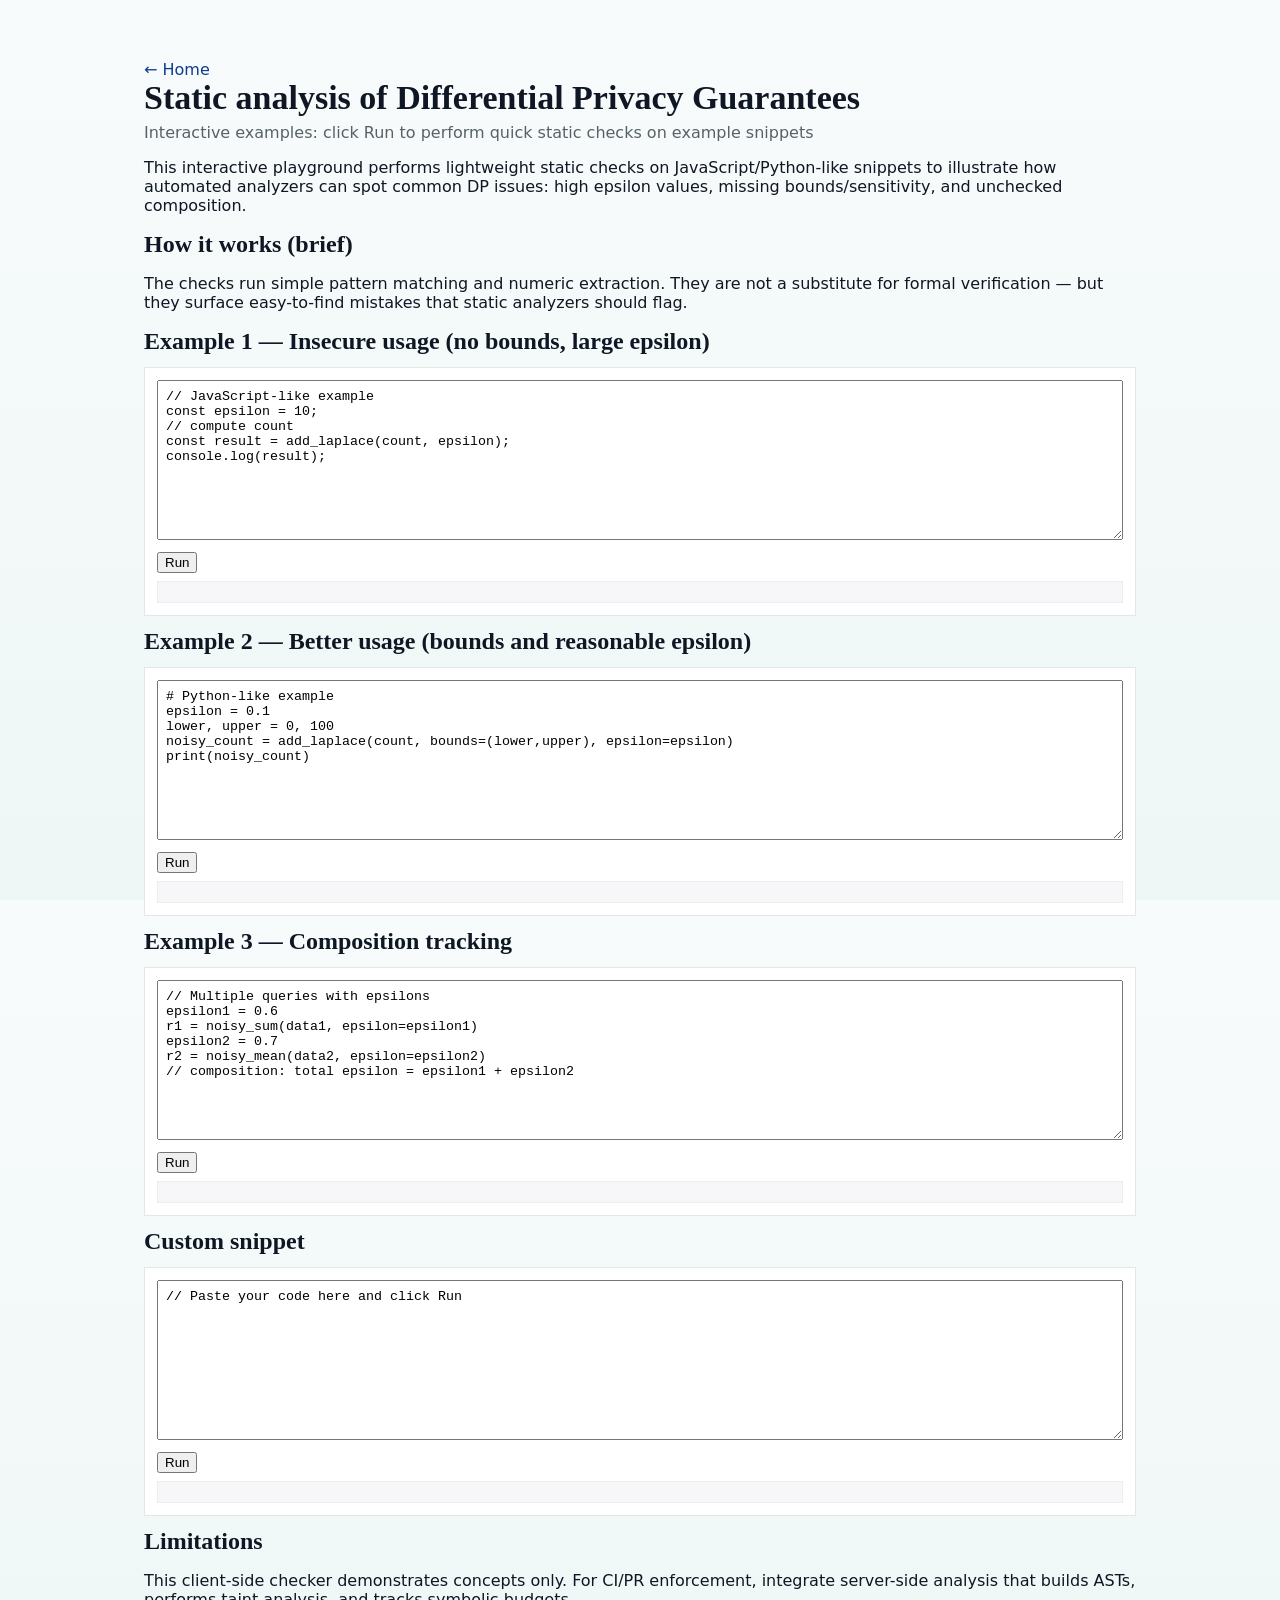
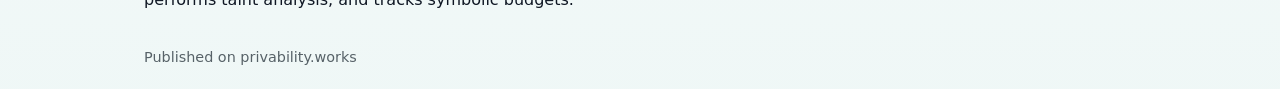
<file: posts/sapt-static-analysis.html>
<!doctype html>
<html lang="en">
<head>
<meta charset="utf-8">
<meta name="viewport" content="width=device-width,initial-scale=1">
<title>Static analysis of Differential Privacy Guarantees</title>
<link rel="stylesheet" href="/style.css">
<style>
.example{border:1px solid #e6e6e6;padding:12px;margin:12px 0;background:#fff}
.example textarea{width:100%;height:160px;font-family:monospace;padding:8px}
.run-btn{margin-top:8px}
.result{background:#f7f7f9;border:1px solid #eee;padding:10px;margin-top:8px;font-family:monospace}
.bad{color:#b00020}
.warn{color:#b56d00}
.good{color:#177e16}
</style>
</head>
<body>
  <div class="container">
    <a href="/">← Home</a>
    <h1>Static analysis of Differential Privacy Guarantees</h1>
    <div class="meta">Interactive examples: click Run to perform quick static checks on example snippets</div>

    <p>This interactive playground performs lightweight static checks on JavaScript/Python-like snippets to illustrate how automated analyzers can spot common DP issues: high epsilon values, missing bounds/sensitivity, and unchecked composition.</p>

    <h2>How it works (brief)</h2>
    <p>The checks run simple pattern matching and numeric extraction. They are not a substitute for formal verification — but they surface easy-to-find mistakes that static analyzers should flag.</p>

    <h2>Example 1 — Insecure usage (no bounds, large epsilon)</h2>
    <div class="example">
      <textarea id="ex1">// JavaScript-like example
const epsilon = 10;
// compute count
const result = add_laplace(count, epsilon);
console.log(result);</textarea>
      <button class="run-btn" onclick="runCheck('ex1','out1')">Run</button>
      <div id="out1" class="result" aria-live="polite"></div>
    </div>

    <h2>Example 2 — Better usage (bounds and reasonable epsilon)</h2>
    <div class="example">
      <textarea id="ex2"># Python-like example
epsilon = 0.1
lower, upper = 0, 100
noisy_count = add_laplace(count, bounds=(lower,upper), epsilon=epsilon)
print(noisy_count)</textarea>
      <button class="run-btn" onclick="runCheck('ex2','out2')">Run</button>
      <div id="out2" class="result" aria-live="polite"></div>
    </div>

    <h2>Example 3 — Composition tracking</h2>
    <div class="example">
      <textarea id="ex3">// Multiple queries with epsilons
epsilon1 = 0.6
r1 = noisy_sum(data1, epsilon=epsilon1)
epsilon2 = 0.7
r2 = noisy_mean(data2, epsilon=epsilon2)
// composition: total epsilon = epsilon1 + epsilon2
</textarea>
      <button class="run-btn" onclick="runCheck('ex3','out3')">Run</button>
      <div id="out3" class="result" aria-live="polite"></div>
    </div>

    <h2>Custom snippet</h2>
    <div class="example">
      <textarea id="exCustom">// Paste your code here and click Run</textarea>
      <button class="run-btn" onclick="runCheck('exCustom','outCustom')">Run</button>
      <div id="outCustom" class="result" aria-live="polite"></div>
    </div>

    <h2>Limitations</h2>
    <p>This client-side checker demonstrates concepts only. For CI/PR enforcement, integrate server-side analysis that builds ASTs, performs taint analysis, and tracks symbolic budgets.</p>

    <footer class="footer">Published on privability.works</footer>
  </div>

<script>
function extractNumbers(text){
  const nums = [];
  const re = /([Ee]psilon|epsilon)\s*[=:]?\s*([0-9]*\.?[0-9]+(?:e[-+]?[0-9]+)?)/g;
  let m;
  while((m=re.exec(text))){ nums.push(parseFloat(m[2])); }
  // also match direct numeric literals in function calls like add_laplace(..., 0.5)
  const re2 = /[,(]\s*([0-9]*\.?[0-9]+(?:e[-+]?[0-9]+)?)\s*[,)\s]/g;
  while((m=re2.exec(text))){ nums.push(parseFloat(m[1])); }
  return nums;
}

function hasBounds(text){
  // heuristic: look for 'bounds' or 'lower'/'upper' or tuple-like (0,100)
  if(/bounds\s*=/.test(text) || /bounds\s*[:=]/.test(text)) return true;
  if(/lower|upper|min|max|bounds|\(\s*\d+\s*,\s*\d+\s*\)/i.test(text)) return true;
  return false;
}

function findEpsilons(text){
  const eps = [];
  const re = /([Ee]psilon|epsilon)\s*[=:]?\s*([0-9]*\.?[0-9]+(?:e[-+]?[0-9]+)?)/g;
  let m;
  while((m=re.exec(text))){ eps.push({raw:m[0], value:parseFloat(m[2]), index:m.index}); }
  // also find named args like epsilon=0.5 inside function calls
  const re2 = /epsilon\s*=\s*([0-9]*\.?[0-9]+(?:e[-+]?[0-9]+)?)/g;
  while((m=re2.exec(text))){ eps.push({raw:m[0], value:parseFloat(m[1]), index:m.index}); }
  return eps;
}

function findDPCalls(text){
  // simple list of common DP function names
  const dpFns = ['add_laplace','add_gaussian','noisy_sum','noisy_mean','noisy_count','laplace_mechanism','gaussian_mechanism'];
  const found = [];
  dpFns.forEach(fn=>{ const re = new RegExp(fn+'\\s*\\(','i'); if(re.test(text)) found.push(fn); });
  return found;
}

function runCheck(textId, outId){
  const text = document.getElementById(textId).value;
  const out = document.getElementById(outId);
  const eps = findEpsilons(text);
  const dpCalls = findDPCalls(text);
  let totalEps = 0;
  let notes = [];
  if(eps.length===0){ notes.push({type:'warn',msg:'No explicit epsilon found. Calls may rely on defaults.'}); }
  else{
    eps.forEach(e=>{
      totalEps += e.value;
      if(e.value>1){ notes.push({type:'bad',msg:`Found epsilon = ${e.value} — this is large; privacy risk.`}); }
      else if(e.value>0.1){ notes.push({type:'warn',msg:`Found epsilon = ${e.value} — moderate; consider smaller value or justification.`}); }
      else{ notes.push({type:'good',msg:`Found epsilon = ${e.value} — typical conservative value.`}); }
    });
  }
  // composition
  if(eps.length>1){
    if(totalEps>1){ notes.push({type:'bad',msg:`Composition: total epsilon = ${totalEps} — exceeds 1 (example threshold).`}); }
    else{ notes.push({type:'warn',msg:`Composition: total epsilon = ${totalEps}. Track budget across queries.`}); }
  }
  // bounds
  if(dpCalls.length>0){
    if(!hasBounds(text)){
      notes.push({type:'bad',msg:'DP function calls detected but no bounds/sensitivity found — inputs should be bounded.'});
    } else{
      notes.push({type:'good',msg:'Bounds or sensitivity-like variables detected.'});
    }
  } else{
    notes.push({type:'warn',msg:'No DP-specific function calls detected; confirm whether outputs need protection.'});
  }

  // Randomness seed check
  if(/seed\s*=/.test(text)) notes.push({type:'warn',msg:'Random seed detected — ensure seeds do not cause deterministic leakage across runs.'});

  // Build output HTML
  let html = '';
  html += '<div>Checks run: ' + new Date().toLocaleString() + '</div>';
  html += '<ul>'; 
  notes.forEach(n=>{ html += `<li class="${n.type}">${n.msg}</li>`; });
  html += '</ul>';
  html += `<div>Detected DP functions: ${dpCalls.length?dpCalls.join(', '):'none'}</div>`;
  if(eps.length) html += `<div>Total epsilon sum (heuristic): ${totalEps}</div>`;
  out.innerHTML = html;
}
</script>
</body>
</html>
</file>
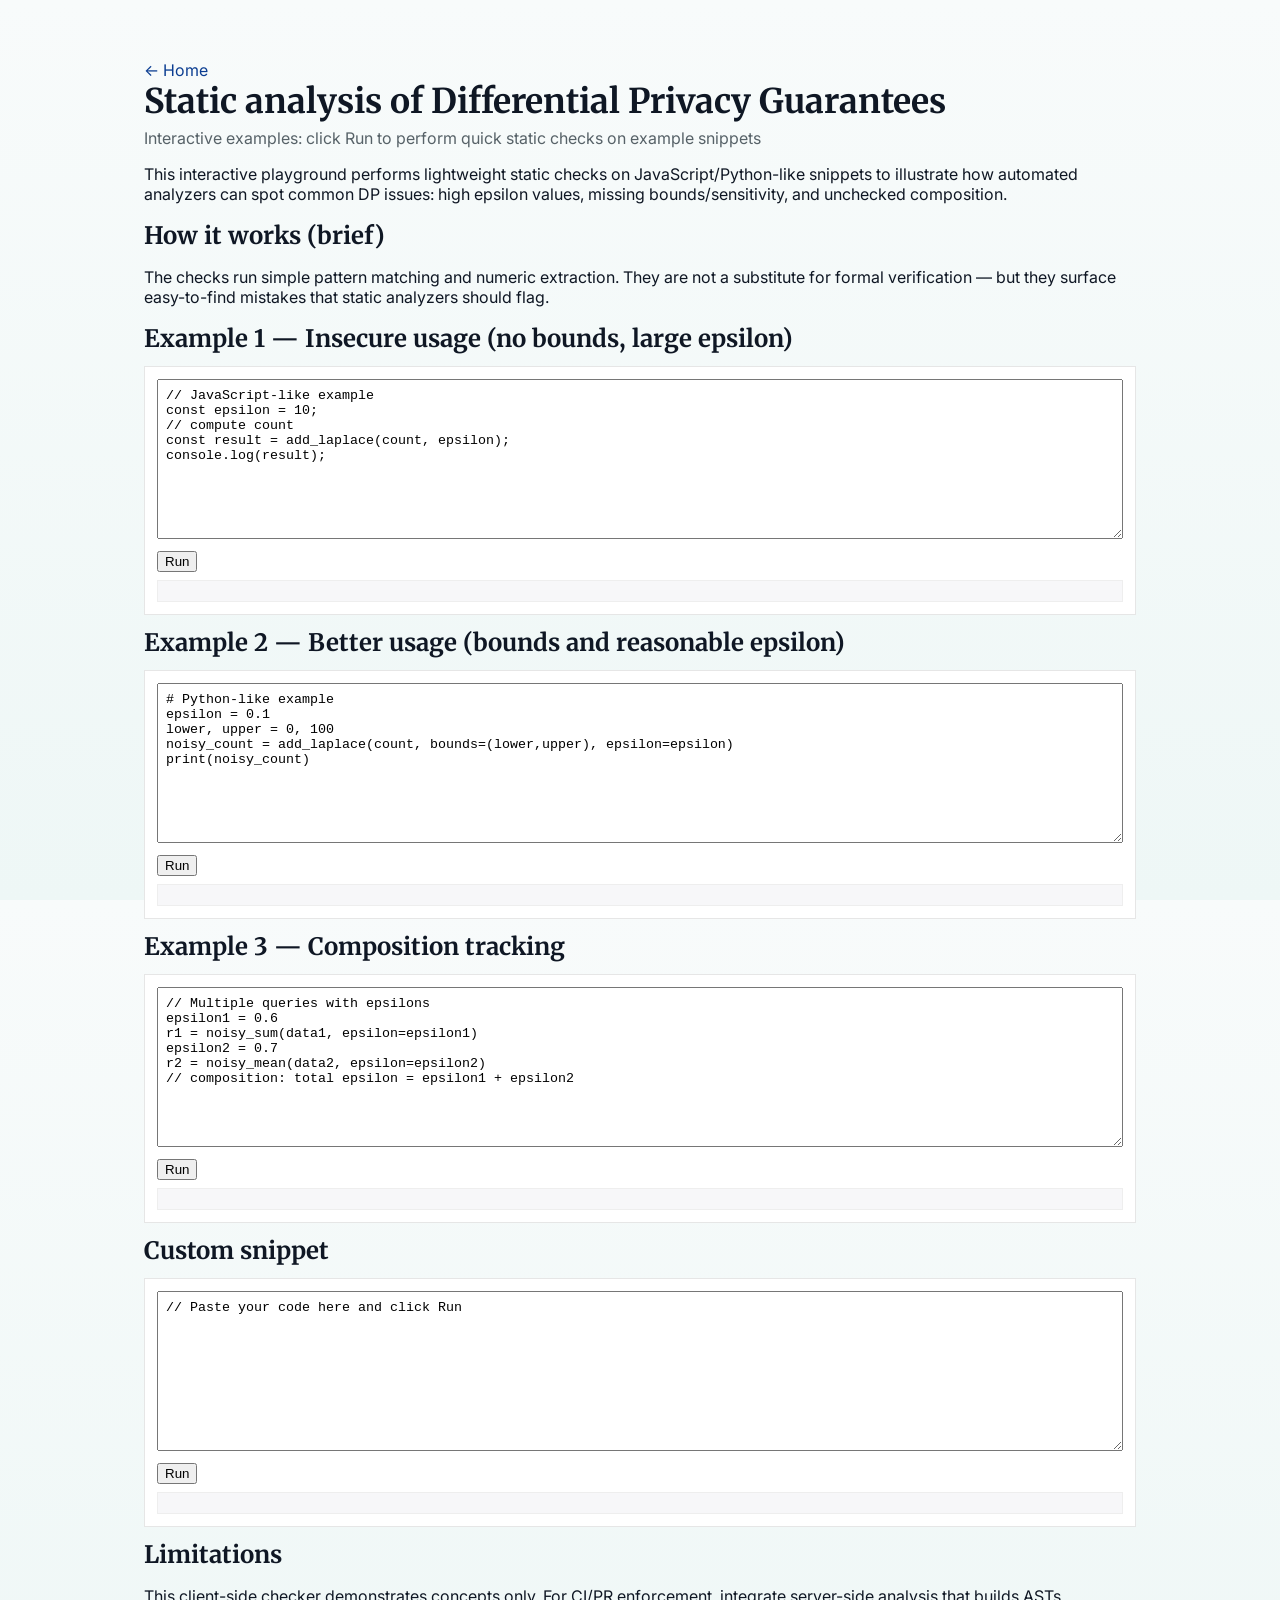
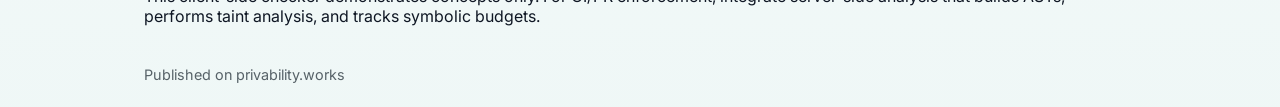
<file: posts/static-dp-auditor.html>
<!doctype html>
<html lang="en">
<head>
<meta charset="utf-8">
<meta name="viewport" content="width=device-width,initial-scale=1">
<title>Static analysis of Differential Privacy Guarantees</title>
    <link href="https://fonts.googleapis.com/css2?family=Inter:wght@300;400;600;700&family=Merriweather:wght@300;400;700&display=swap" rel="stylesheet">
<link rel="stylesheet" href="/style.css">
<style>
.example{border:1px solid #e6e6e6;padding:12px;margin:12px 0;background:#fff}
.example textarea{width:100%;height:160px;font-family:monospace;padding:8px}
.run-btn{margin-top:8px}
.result{background:#f7f7f9;border:1px solid #eee;padding:10px;margin-top:8px;font-family:monospace}
.bad{color:#b00020}
.warn{color:#b56d00}
.good{color:#177e16}
</style>
</head>
<body>
  <div class="container">
    <a href="/">← Home</a>
    <h1>Static analysis of Differential Privacy Guarantees</h1>
    <div class="meta">Interactive examples: click Run to perform quick static checks on example snippets</div>

    <p>This interactive playground performs lightweight static checks on JavaScript/Python-like snippets to illustrate how automated analyzers can spot common DP issues: high epsilon values, missing bounds/sensitivity, and unchecked composition.</p>

    <h2>How it works (brief)</h2>
    <p>The checks run simple pattern matching and numeric extraction. They are not a substitute for formal verification — but they surface easy-to-find mistakes that static analyzers should flag.</p>

    <h2>Example 1 — Insecure usage (no bounds, large epsilon)</h2>
    <div class="example">
      <textarea id="ex1">// JavaScript-like example
const epsilon = 10;
// compute count
const result = add_laplace(count, epsilon);
console.log(result);</textarea>
      <button class="run-btn" onclick="runCheck('ex1','out1')">Run</button>
      <div id="out1" class="result" aria-live="polite"></div>
    </div>

    <h2>Example 2 — Better usage (bounds and reasonable epsilon)</h2>
    <div class="example">
      <textarea id="ex2"># Python-like example
epsilon = 0.1
lower, upper = 0, 100
noisy_count = add_laplace(count, bounds=(lower,upper), epsilon=epsilon)
print(noisy_count)</textarea>
      <button class="run-btn" onclick="runCheck('ex2','out2')">Run</button>
      <div id="out2" class="result" aria-live="polite"></div>
    </div>

    <h2>Example 3 — Composition tracking</h2>
    <div class="example">
      <textarea id="ex3">// Multiple queries with epsilons
epsilon1 = 0.6
r1 = noisy_sum(data1, epsilon=epsilon1)
epsilon2 = 0.7
r2 = noisy_mean(data2, epsilon=epsilon2)
// composition: total epsilon = epsilon1 + epsilon2
</textarea>
      <button class="run-btn" onclick="runCheck('ex3','out3')">Run</button>
      <div id="out3" class="result" aria-live="polite"></div>
    </div>

    <h2>Custom snippet</h2>
    <div class="example">
      <textarea id="exCustom">// Paste your code here and click Run</textarea>
      <button class="run-btn" onclick="runCheck('exCustom','outCustom')">Run</button>
      <div id="outCustom" class="result" aria-live="polite"></div>
    </div>

    <h2>Limitations</h2>
    <p>This client-side checker demonstrates concepts only. For CI/PR enforcement, integrate server-side analysis that builds ASTs, performs taint analysis, and tracks symbolic budgets.</p>

    <footer class="footer">Published on privability.works</footer>
  </div>

<script>
function extractNumbers(text){
  const nums = [];
  const re = /([Ee]psilon|epsilon)\s*[=:]?\s*([0-9]*\.?[0-9]+(?:e[-+]?[0-9]+)?)/g;
  let m;
  while((m=re.exec(text))){ nums.push(parseFloat(m[2])); }
  // also match direct numeric literals in function calls like add_laplace(..., 0.5)
  const re2 = /[,(]\s*([0-9]*\.?[0-9]+(?:e[-+]?[0-9]+)?)\s*[,)\s]/g;
  while((m=re2.exec(text))){ nums.push(parseFloat(m[1])); }
  return nums;
}

function hasBounds(text){
  // heuristic: look for 'bounds' or 'lower'/'upper' or tuple-like (0,100)
  if(/bounds\s*=/.test(text) || /bounds\s*[:=]/.test(text)) return true;
  if(/lower|upper|min|max|bounds|\(\s*\d+\s*,\s*\d+\s*\)/i.test(text)) return true;
  return false;
}

function findEpsilons(text){
  const eps = [];
  const re = /([Ee]psilon|epsilon)\s*[=:]?\s*([0-9]*\.?[0-9]+(?:e[-+]?[0-9]+)?)/g;
  let m;
  while((m=re.exec(text))){ eps.push({raw:m[0], value:parseFloat(m[2]), index:m.index}); }
  // also find named args like epsilon=0.5 inside function calls
  const re2 = /epsilon\s*=\s*([0-9]*\.?[0-9]+(?:e[-+]?[0-9]+)?)/g;
  while((m=re2.exec(text))){ eps.push({raw:m[0], value:parseFloat(m[1]), index:m.index}); }
  return eps;
}

function findDPCalls(text){
  // simple list of common DP function names
  const dpFns = ['add_laplace','add_gaussian','noisy_sum','noisy_mean','noisy_count','laplace_mechanism','gaussian_mechanism'];
  const found = [];
  dpFns.forEach(fn=>{ const re = new RegExp(fn+'\\s*\\(','i'); if(re.test(text)) found.push(fn); });
  return found;
}

function runCheck(textId, outId){
  const text = document.getElementById(textId).value;
  const out = document.getElementById(outId);
  const eps = findEpsilons(text);
  const dpCalls = findDPCalls(text);
  let totalEps = 0;
  let notes = [];
  if(eps.length===0){ notes.push({type:'warn',msg:'No explicit epsilon found. Calls may rely on defaults.'}); }
  else{
    eps.forEach(e=>{
      totalEps += e.value;
      if(e.value>1){ notes.push({type:'bad',msg:`Found epsilon = ${e.value} — this is large; privacy risk.`}); }
      else if(e.value>0.1){ notes.push({type:'warn',msg:`Found epsilon = ${e.value} — moderate; consider smaller value or justification.`}); }
      else{ notes.push({type:'good',msg:`Found epsilon = ${e.value} — typical conservative value.`}); }
    });
  }
  // composition
  if(eps.length>1){
    if(totalEps>1){ notes.push({type:'bad',msg:`Composition: total epsilon = ${totalEps} — exceeds 1 (example threshold).`}); }
    else{ notes.push({type:'warn',msg:`Composition: total epsilon = ${totalEps}. Track budget across queries.`}); }
  }
  // bounds
  if(dpCalls.length>0){
    if(!hasBounds(text)){
      notes.push({type:'bad',msg:'DP function calls detected but no bounds/sensitivity found — inputs should be bounded.'});
    } else{
      notes.push({type:'good',msg:'Bounds or sensitivity-like variables detected.'});
    }
  } else{
    notes.push({type:'warn',msg:'No DP-specific function calls detected; confirm whether outputs need protection.'});
  }

  // Randomness seed check
  if(/seed\s*=/.test(text)) notes.push({type:'warn',msg:'Random seed detected — ensure seeds do not cause deterministic leakage across runs.'});

  // Build output HTML
  let html = '';
  html += '<div>Checks run: ' + new Date().toLocaleString() + '</div>';
  html += '<ul>'; 
  notes.forEach(n=>{ html += `<li class="${n.type}">${n.msg}</li>`; });
  html += '</ul>';
  html += `<div>Detected DP functions: ${dpCalls.length?dpCalls.join(', '):'none'}</div>`;
  if(eps.length) html += `<div>Total epsilon sum (heuristic): ${totalEps}</div>`;
  out.innerHTML = html;
}
</script>
</body>
</html>
</file>
<file: style.css>
:root{--bg:#f8fbfb;--card:#ffffff;--text:#0f1724;--muted:#576268;--accent:#0b3d91;--accent-2:#00a884}
*{box-sizing:border-box}
html,body{height:100%}
body{font-family:'Inter', system-ui, -apple-system, 'Segoe UI', Roboto, Arial; margin:0; background:linear-gradient(180deg,#f8fbfb 0%, #eef7f6 100%); color:var(--text); -webkit-font-smoothing:antialiased}
.container{max-width:1040px;margin:36px auto;padding:24px}
.banner{width:100%;border-radius:12px;overflow:hidden;box-shadow:0 14px 40px rgba(2,6,23,0.08);margin-bottom:22px}
.header{display:flex;align-items:flex-start;gap:18px}
h1,h2,h3{font-family:'Merriweather', Georgia, 'Times New Roman', serif;margin:0}
h1{font-size:34px}
.meta{color:var(--muted);margin-top:6px}
nav{margin-top:12px}
a{color:var(--accent);text-decoration:none}
.button{background:linear-gradient(90deg,var(--accent),var(--accent-2));color:#fff;padding:8px 14px;border-radius:10px;border:none;text-decoration:none}
.grid{display:grid;grid-template-columns:1fr 320px;gap:26px}
.card{background:var(--card);padding:18px;border-radius:12px;box-shadow:0 10px 30px rgba(2,6,23,0.04)}
.post-list{margin-top:22px}
.post{background:transparent;border-radius:10px;padding:14px;margin:14px 0;transition:transform .22s ease, box-shadow .22s ease}
.post:hover{transform:translateY(-6px);box-shadow:0 18px 40px rgba(2,6,23,0.08)}
.post h2{margin:0 0 6px 0}
.meta-small{color:var(--muted);font-size:0.95rem}
.footer{margin-top:40px;color:var(--muted);font-size:0.9rem}
.fade-in{animation:fadeIn .6s ease both}
@keyframes fadeIn{from{opacity:0;transform:translateY(6px)}to{opacity:1;transform:none}}
@media(max-width:980px){.grid{grid-template-columns:1fr} h1{font-size:28px}}
</file>
